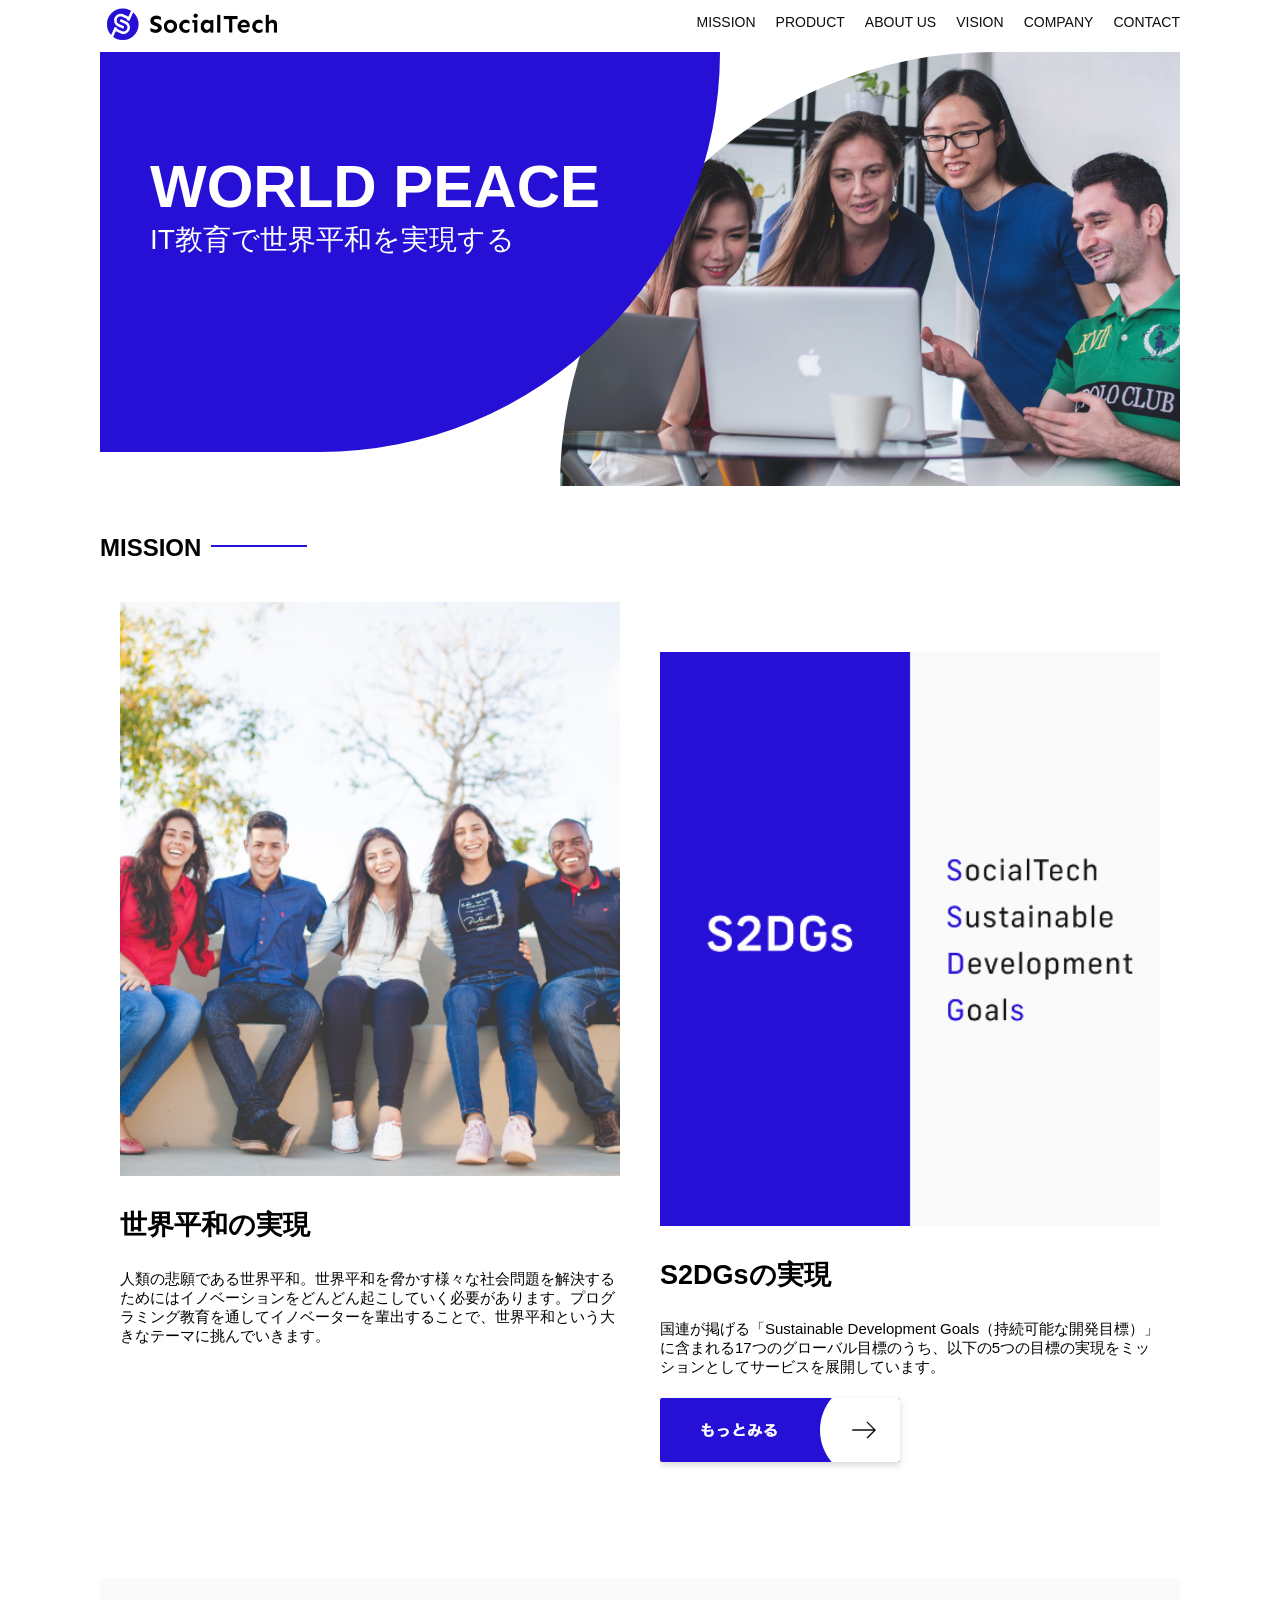
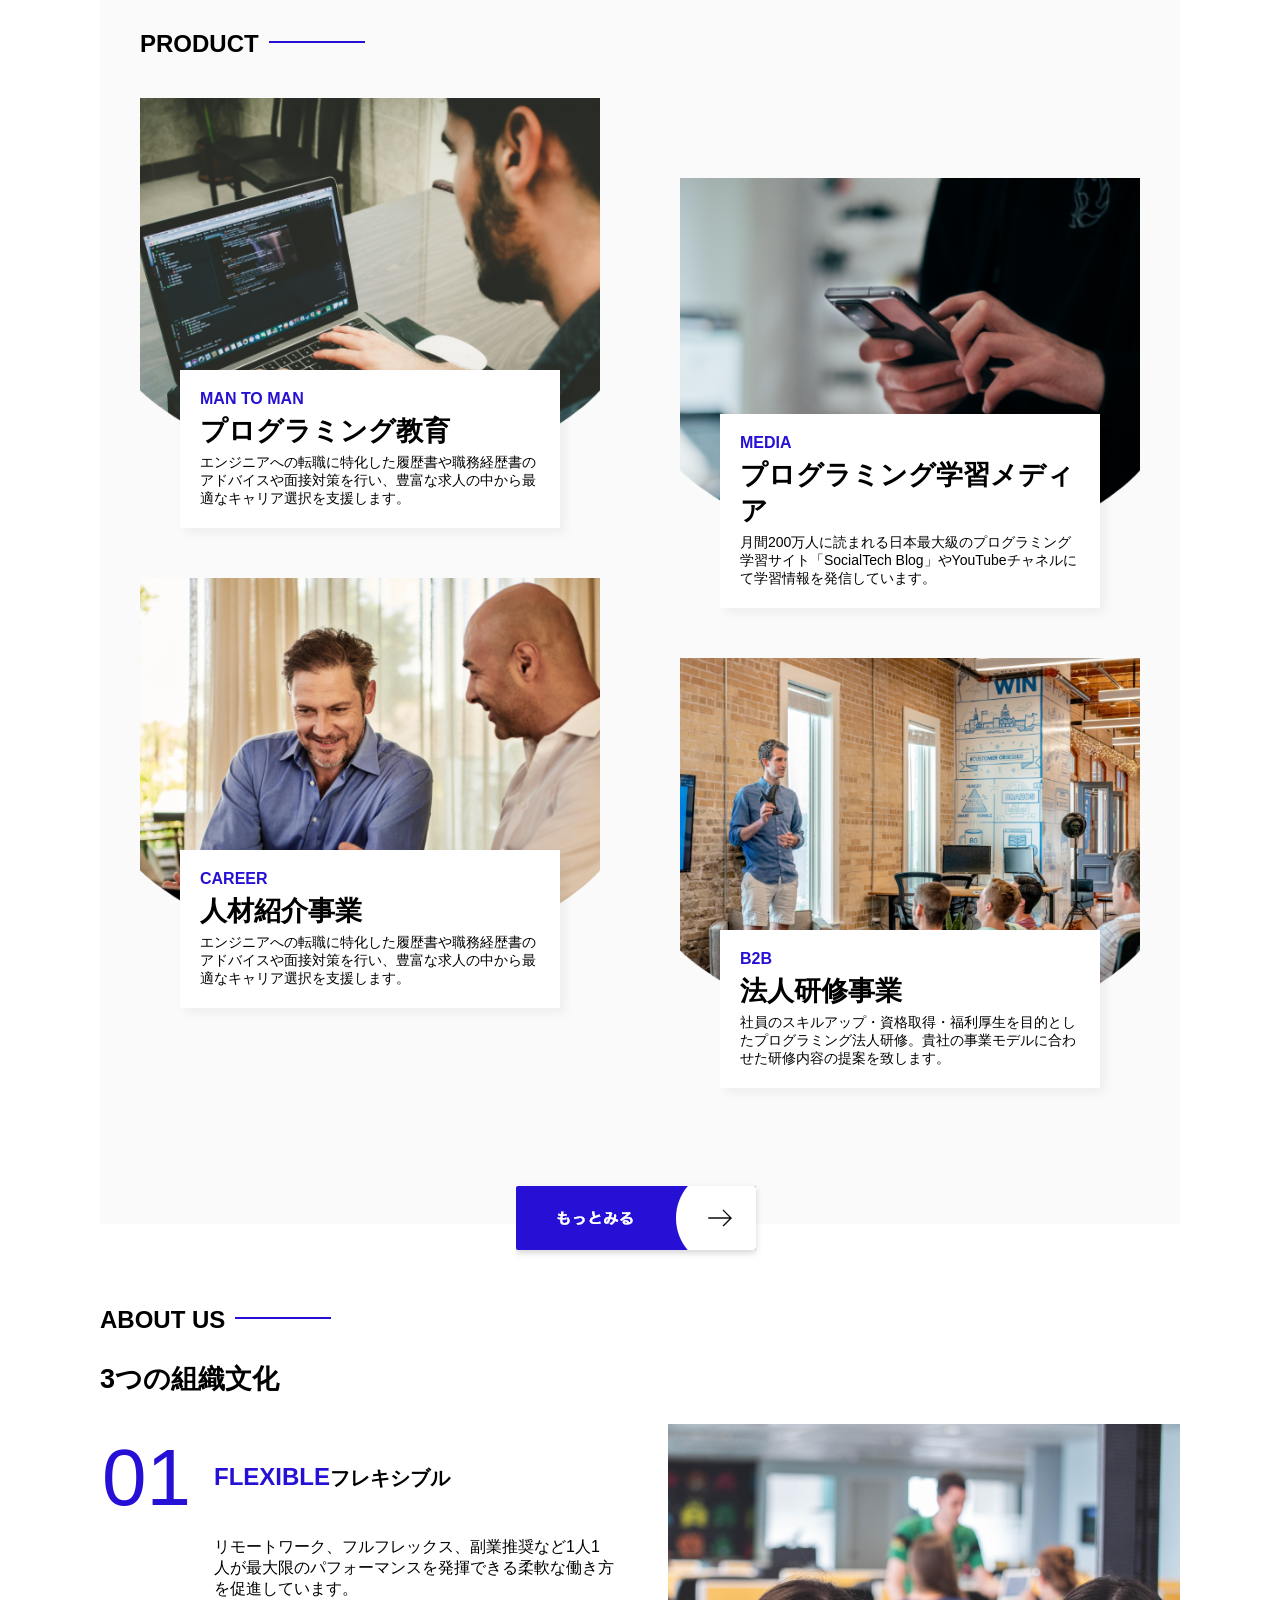
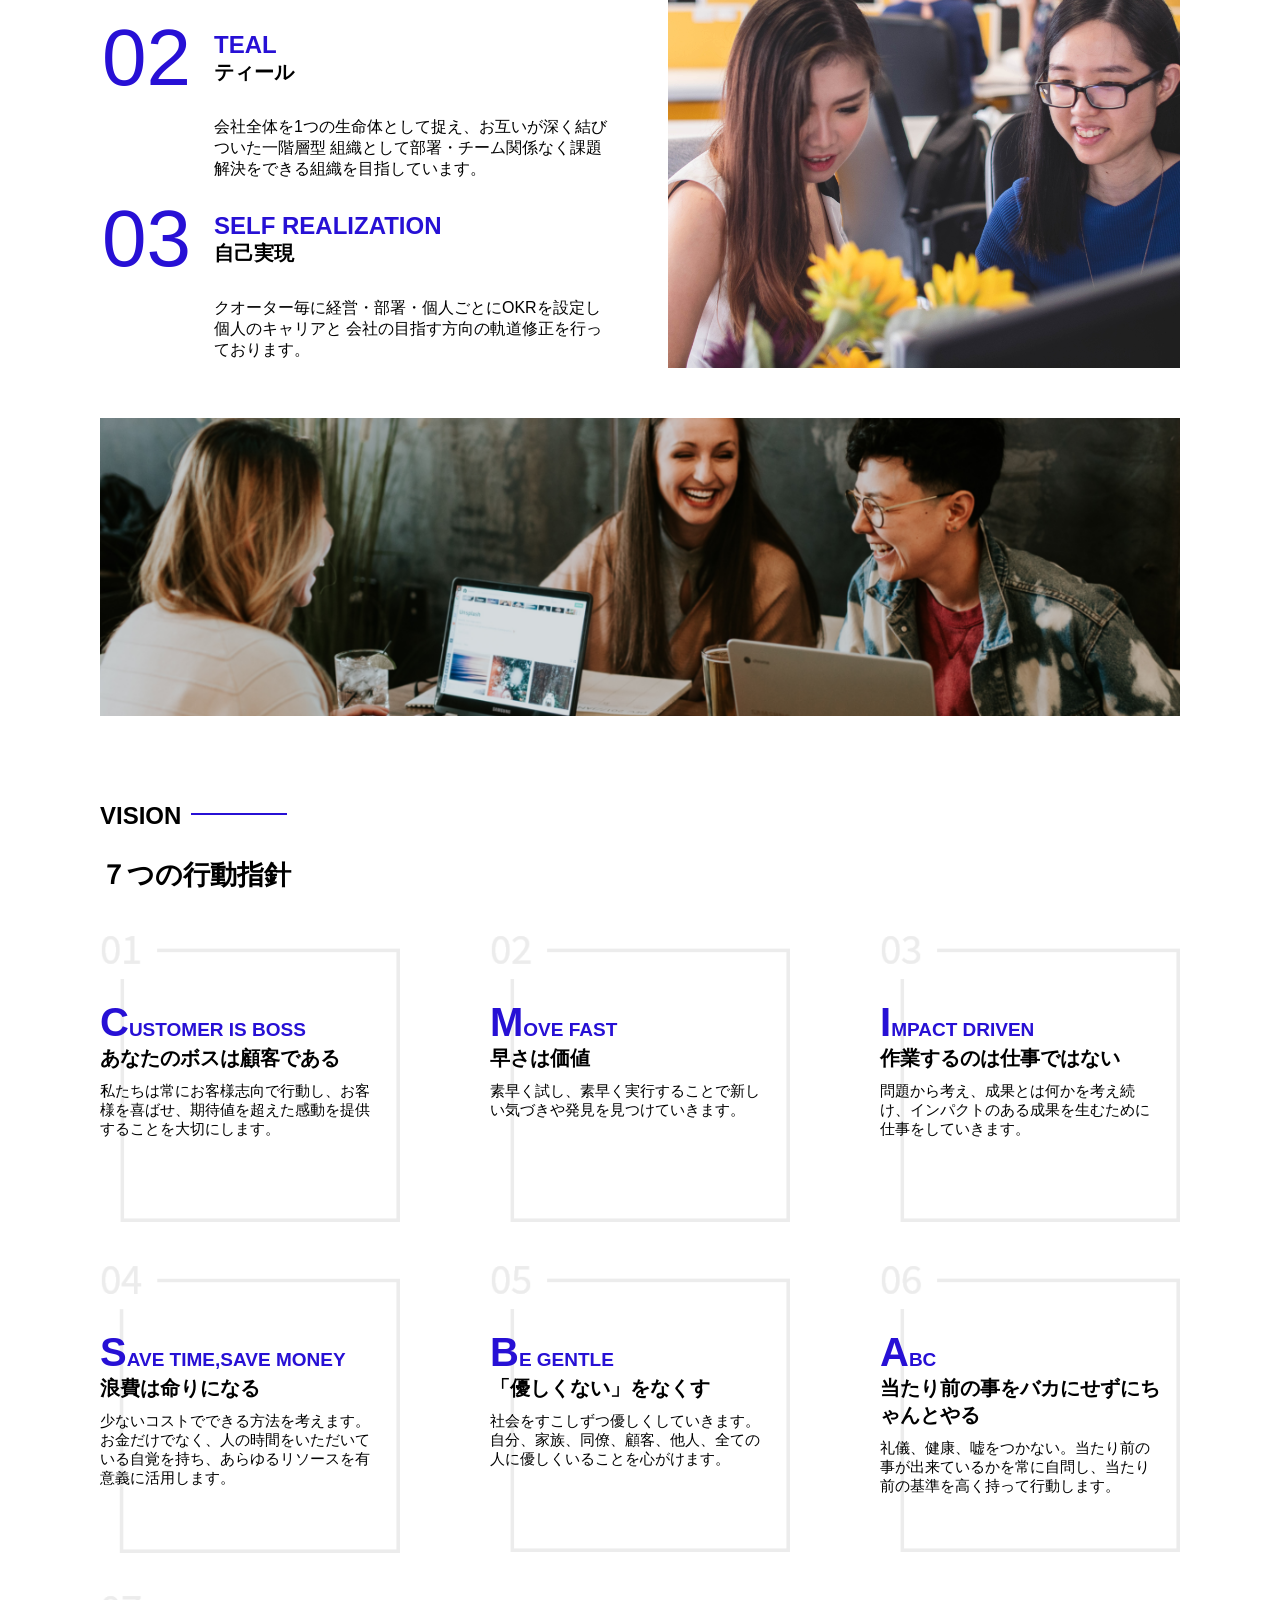
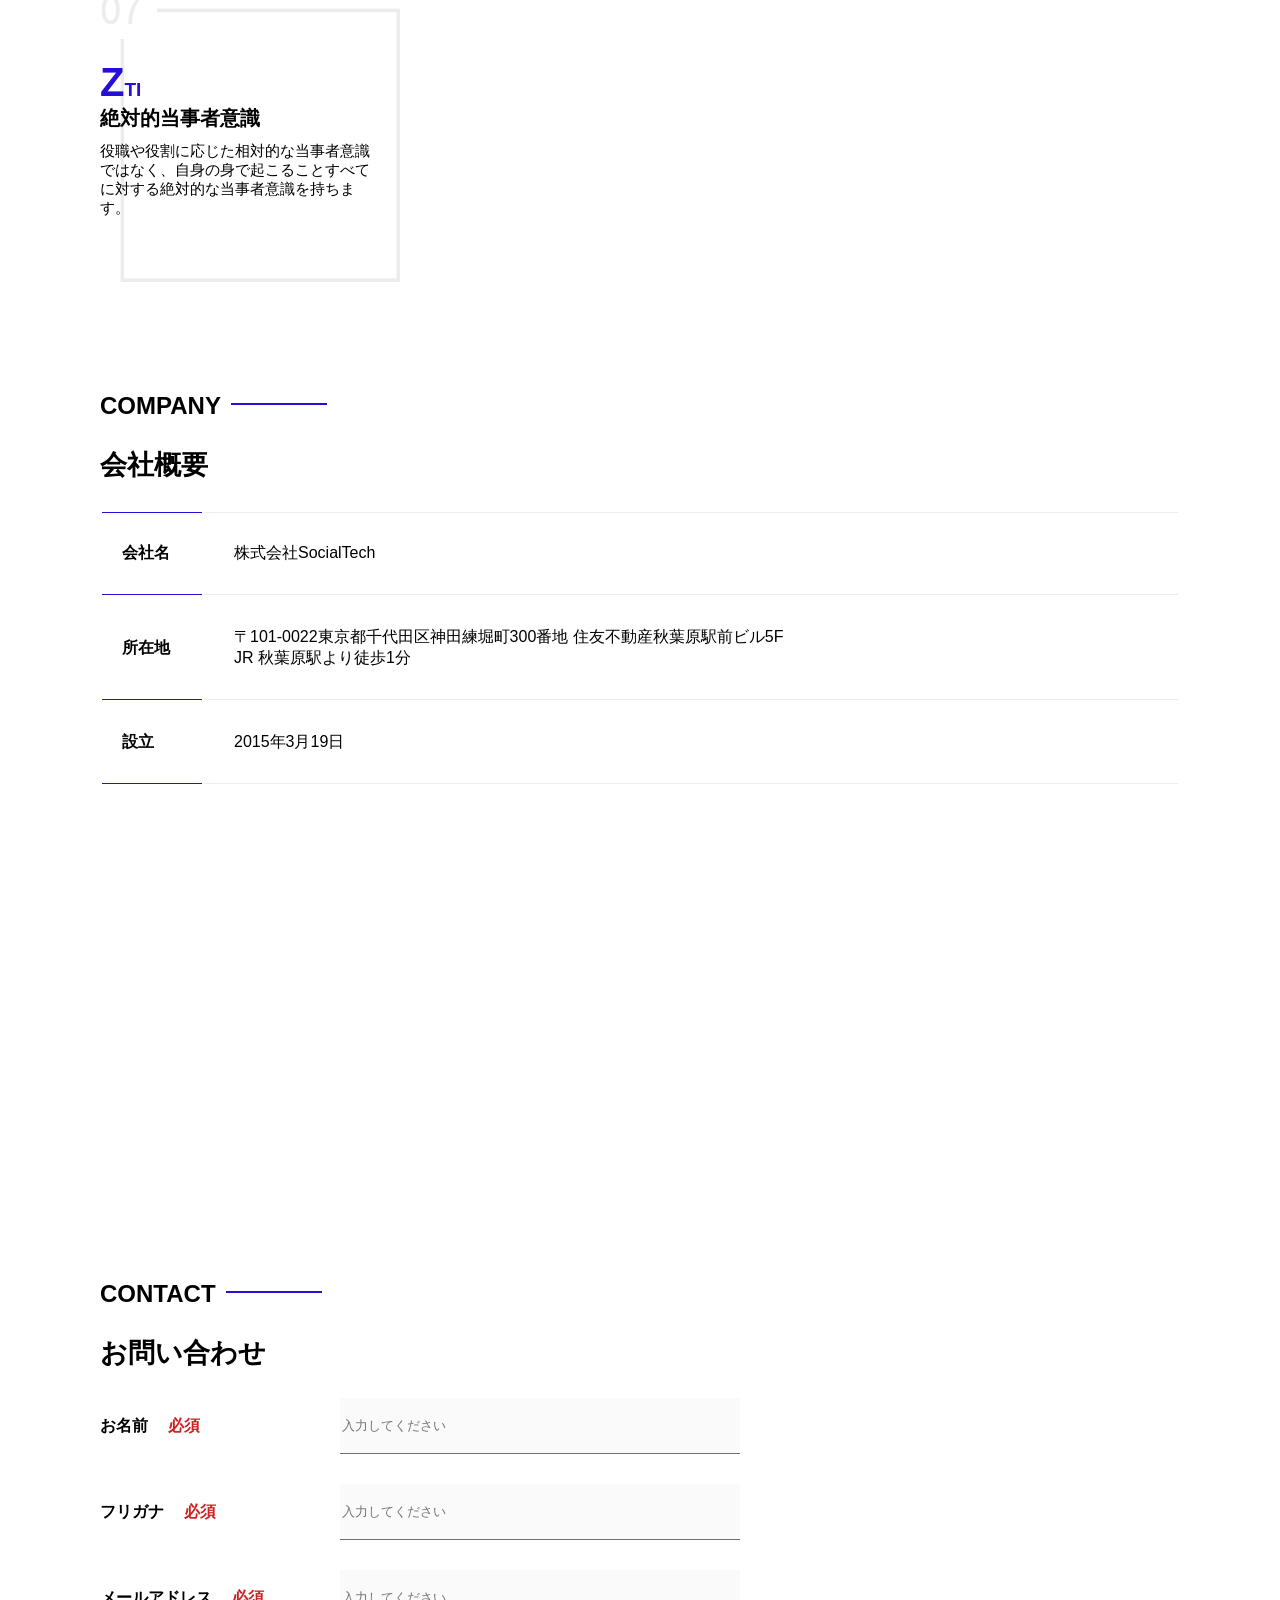
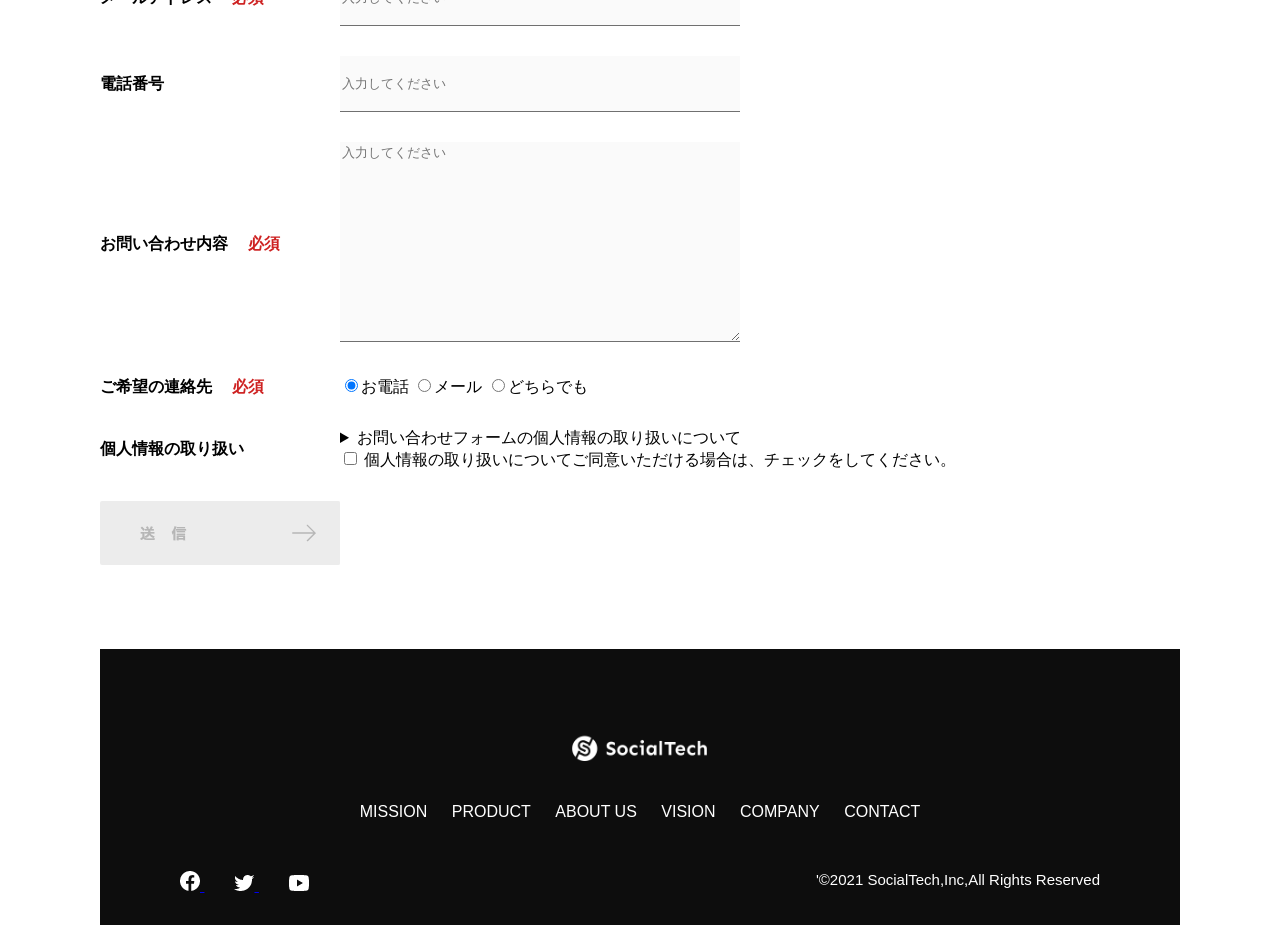
<file: index.html>
<!doctype html>
<html>
  <head>
    <title>SocialTech</title>
    <meta charset="UTF-8" />
    <meta name="description" content="SocialTechはEdTech業界のリーディングカンパニーを目指します。" />
    <meta name="viewport" content="width=device-width, initial-scale=1.0" />
    <meta name="twitter:card" content="summary_large_image" />
    <meta name="twitter:site" content="@xvcd_ga" />
    <meta property="og:url" content="https://emliaemt60-byte.github.io/html-css-basic-kadai/" />
    <meta property="og:title" content="SocialTech" />
    <meta property="og:description" content="SocialTechはEdTech業界のリーディングカンパニーを目指します。" />
    <meta property="og:image" content="https://emliaemt60-byte.github.io/html-css-basic-kadaihttps://github.com/emliaemt60-byte/html-css-basic-kadai/blob/main/kadai_tutorial_output/socialtech/images/logo.png" />
    <link rel="stylesheet" href="style.css" />
  </head>

  <body>
    <!-- ヘッダー -->
    <header>
      <!-- ロゴ -->
      <a href="index.html" id="logo"> <img src="images/logo.png" alt="トップページに戻る" /></a>
      <!-- PC用ナビゲーション -->
      <nav id="nav-pc">
        <ul>
          <li><a href="mission.html">MISSION</a></li>
          <li><a href="product.html">PRODUCT</a></li>
          <li><a href="index.html#aboutus">ABOUT US</a></li>
          <li><a href="index.html#vision">VISION</a></li>
          <li><a href="index.html#company">COMPANY</a></li>
          <li><a href="index.html#contact">CONTACT</a></li>
        </ul>
      </nav>
      <!-- スマホ用メニューボタン -->
      <button id="menu-sp" onclick="document.getElementById('nav-sp').style.display = 'block'">
        <img src="images/button-menu.png" alt="ナビゲーションを開く" />
      </button>
      <!-- スマホ用ナビゲーション -->
      <div id="nav-sp">
        <button id="close" onclick="document.getElementById('nav-sp').style.display = 'none'">
          <img src="images/button-close.png" alt="ナビゲーションを閉じる" />
        </button>

        <nav>
          <ul>
            <li>
              <a id="logo-sp" href="index.html" onclick="document.getElementById('nav-sp').style.display ='none'">
                <img src="images/logo-sp.png" alt="トップページに戻る" />
              </a>
            </li>
            <li>
              <a class="menu" href="mission.html" onclick="document.getElementById('nav-sp').style.display ='none'">MISSION</a>
            </li>
            <li>
              <a class="menu" href="product.html" onclick="document.getElementById('nav-sp').style.display ='none'">PRODUCT</a >
            </li>
            <li>
              <a class="menu" href="index.html#aboutus" onclick="document.getElementById('nav-sp').style.display ='none'">ABOUT US</a>
            </li>
            <li>
              <a class="menu" href="index.html#vision" onclick="document.getElementById('nav-sp').style.display ='none'" >VISION</a>
            </li>
            <li>
              <a class="menu" href="index.html#company" onclick="document.getElementById('nav-sp').style.display = 'none'">COMPANY</a>
            </li>
            <li>
              <a class="menu" href="index.html#contact" onclick="document.getElementById('nav-sp').style.display = 'none'">CONTACT</a>
            </li>
          </ul>
        </nav>
        <div id="sns">
          <a href="https://www.facebook.com/sejuku2013">
            <img src="images/button-facebook.png" alt="Facebookのリンク" />
          </a>
          <a href="https://twitter.com/samuraijuku">
            <img src="images/button-twitter.png" alt="Twitterのリンク" />
          </a>
          <a href="https://www.youtube.com/channel/UCCFOQO5aDK0xXam4cUQXT8g">
            <img src="images/button-youtube.png" alt="YouTubeのリンク" />
          </a>
        </div>
      </div>
    </header>
    <main>
      <article>
        <!-- メインビジュアル -->
        <section id="main-visual">
          <div id="main-message">
            <h1>WORLD PEACE</h1>
            <p>IT教育で世界平和を実現する</p>
          </div>
          <img src="images/index/index-main.png" alt="PCの周りに集まる多国籍の仲間たち" />
        </section>
        <!--ミッション-->
        <section id="mission">
          <h2 class="index-h2">MISSION</h2>
          <div id="mission-flex">
            <div>
              <img
                id="mission-photo"
                src="images/index/index-mission.png"
                alt="屋外のベンチで写真を撮影する多国籍の仲間たち"
              />
              <h3>世界平和の実現</h3>
              <p>
                人類の悲願である世界平和。世界平和を脅かす様々な社会問題を解決するためにはイノベーションをどんどん起こしていく必要があります。プログラミング教育を通してイノベーターを輩出することで、世界平和という大きなテーマに挑んでいきます。
              </p>
            </div>
            <div>
              <img id="s2dgs" src="images/index/s2dgs.png" alt="S2DGs" />
              <h3>S2DGsの実現</h3>
              <p>
                国連が掲げる「Sustainable Development
                Goals（持続可能な開発目標）」に含まれる17つのグローバル目標のうち、以下の5つの目標の実現をミッションとしてサービスを展開しています。
              </p>
              <a href="mission.html">
                <img src="images/button-more.png" alt="もっとみる" />
              </a>
            </div>
          </div>
        </section>
        <!-- プロダクト -->
        <section id="product">
          <h2 class="index-h2">PRODUCT</h2>
          <div class="product-flex">
            <div id="product-left">
              <div>
                <img class="product-photo" src="images/index/index-mantoman.png" alt="pcでコードを書く男性" />
                <div class="product-explain">
                  <span>MAN TO MAN</span>
                  <h3>プログラミング教育</h3>
                  <p>
                    エンジニアへの転職に特化した履歴書や職務経歴書のアドバイスや面接対策を行い、豊富な求人の中から最適なキャリア選択を支援します。
                  </p>
                </div>
              </div>
              <div>
                <img class="product-photo" src="images/index/index-career.png" alt="笑顔で話し合う2人の男性" />
                <div class="product-explain">
                  <span>CAREER</span>
                  <h3>人材紹介事業</h3>
                  <p>
                    エンジニアへの転職に特化した履歴書や職務経歴書のアドバイスや面接対策を行い、豊富な求人の中から最適なキャリア選択を支援します。
                  </p>
                </div>
              </div>
            </div>
            <div id="product-right">
              <div>
                <img class="product-photo" src="images/index/index-media.png" alt="スマートフォンを操作する人" />
                <div class="product-explain">
                  <span>MEDIA</span>
                  <h3>プログラミング学習メディア</h3>
                  <p>
                    月間200万人に読まれる日本最大級のプログラミング学習サイト「SocialTech
                    Blog」やYouTubeチャネルにて学習情報を発信しています。
                  </p>
                </div>
              </div>
              <div>
                <img class="product-photo" src="images/index/index-b2b.png" alt="講演中の男性とそれを聴く人々" />
                <div class="product-explain">
                  <span>B2B</span>
                  <h3>法人研修事業</h3>
                  <p>
                    社員のスキルアップ・資格取得・福利厚生を目的としたプログラミング法人研修。貴社の事業モデルに合わせた研修内容の提案を致します。
                  </p>
                </div>
              </div>
            </div>
          </div>
          <div id="product-more">
            <a href="product.html">
              <img src="images/button-more.png" alt="もっとみる" />
            </a>
          </div>
        </section>
        <!-- ABOUT US -->
        <section id="aboutus">
          <h2 class="index-h2">ABOUT US</h2>
          <h3>3つの組織文化</h3>
          <div>
            <table class="culture-table">
              <tr>
                <td class="culture-num">01</td>
                <th><span class="culture-en">FLEXIBLE</span>フレキシブル</th>
              </tr>
              <tr>
                <td>
                  <!--空のセル-->
                </td>
                <td class="culture-description">
                  リモートワーク、フルフレックス、副業推奨など1人1人が最大限のパフォーマンスを発揮できる柔軟な働き方を促進しています。
                </td>
              </tr>
              <tr>
                <td class="culture-num">02</td>
                <th><span class="culture-en">TEAL</span><br />ティール</th>
              </tr>
              <tr>
                <td>
                  <!--空のセル-->
                </td>
                <td class="culture-description">
                  会社全体を1つの生命体として捉え、お互いが深く結びついた一階層型
                  組織として部署・チーム関係なく課題解決をできる組織を目指しています。
                </td>
              </tr>
              <tr>
                <td class="culture-num">03</td>
                <th><span class="culture-en">SELF REALIZATION</span><br />自己実現</th>
              </tr>
              <tr>
                <td>
                  <!--空のセル-->
                </td>
                <td class="culture-description">
                  クオーター毎に経営・部署・個人ごとにOKRを設定し個人のキャリアと
                  会社の目指す方向の軌道修正を行っております。
                </td>
              </tr>
            </table>
            <img class="culture-img" src="images/index/index-aboutus1.png" alt="笑顔で話し合う2人の女性" />
          </div>
          <img class="culture-img2" src="images/index/index-aboutus2.png" alt="笑顔で話し合う3人の男女" />
        </section>
        <!-- VISION -->
        <section id="vision">
          <h2 class="index-h2">VISION</h2>
          <h3>７つの行動指針</h3>
          <div>
            <div class="vision-box">
              <img src="images/index/vision-01.png" alt="01" />
              <div>
                <h4>CUSTOMER IS BOSS</h4>
                <h5>あなたのボスは顧客である</h5>
                <p>私たちは常にお客様志向で行動し、お客様を喜ばせ、期待値を超えた感動を提供することを大切にします。</p>
              </div>
            </div>
            <div class="vision-box">
              <img src="images/index/vision-02.png" alt="02" />
              <div>
                <h4>MOVE FAST</h4>
                <h5>早さは価値</h5>
                <p>素早く試し、素早く実行することで新しい気づきや発見を見つけていきます。</p>
              </div>
            </div>
            <div class="vision-box">
              <img src="images/index/vision-03.png" alt="03" />
              <div>
                <h4>IMPACT DRIVEN</h4>
                <h5>作業するのは仕事ではない</h5>
                <p>問題から考え、成果とは何かを考え続け、インパクトのある成果を生むために仕事をしていきます。</p>
              </div>
            </div>
            <div class="vision-box">
              <img src="images/index/vision-04.png" alt="04" />
              <div>
                <h4>SAVE TIME,SAVE MONEY</h4>
                <h5>浪費は命りになる</h5>
                <p>
                  少ないコストでできる方法を考えます。お金だけでなく、人の時間をいただいている自覚を持ち、あらゆるリソースを有意義に活用します。
                </p>
              </div>
            </div>
            <div class="vision-box">
              <img src="images/index/vision-05.png" alt="05" />
              <div>
                <h4>BE GENTLE</h4>
                <h5>「優しくない」をなくす</h5>
                <p>
                  社会をすこしずつ優しくしていきます。自分、家族、同僚、顧客、他人、全ての人に優しくいることを心がけます。
                </p>
              </div>
            </div>
            <div class="vision-box">
              <img src="images/index/vision-06.png" alt="06" />
              <div>
                <h4>ABC</h4>
                <h5>当たり前の事をバカにせずにちゃんとやる</h5>
                <p>
                  礼儀、健康、嘘をつかない。当たり前の事が出来ているかを常に自問し、当たり前の基準を高く持って行動します。
                </p>
              </div>
            </div>
            <div class="vision-box">
              <img src="images/index/vision-07.png" alt="07" />
              <div>
                <h4>ZTI</h4>
                <h5>絶対的当事者意識</h5>
                <p>
                  役職や役割に応じた相対的な当事者意識ではなく、自身の身で起こることすべてに対する絶対的な当事者意識を持ちます。
                </p>
              </div>
            </div>
          </div>
        </section>
        <!-- COMPANY -->
        <section id="company">
          <h2 class="index-h2">COMPANY</h2>
          <h3>会社概要</h3>
          <table id="company-table">
            <tr>
              <th class="tableheader tableheader-first">会社名</th>
              <td class="cell cell-first">株式会社SocialTech</td>
            </tr>
            <tr>
              <th class="tableheader">所在地</th>
              <td class="cell">
                〒101-0022東京都千代田区神田練堀町300番地 住友不動産秋葉原駅前ビル5F<br />JR 秋葉原駅より徒歩1分
              </td>
            </tr>
            <tr>
              <th class="tableheader">設立</th>
              <td class="cell">2015年3月19日</td>
            </tr>
          </table>
          <iframe
            src="https://www.google.com/maps/embed?pb=!1m18!1m12!1m3!1d3240.068854019517!2d139.76988899678958!3d35.699923199999986!2m3!1f0!2f0!3f0!3m2!1i1024!2i768!4f13.1!3m3!1m2!1s0x60188fee13660e23%3A0x77137876edf742ac!2z5L2P5Y-L5LiN5YuV55Sj56eL6JGJ5Y6f6aeF5YmN44OT44Or!5e0!3m2!1sja!2sjp!4v1781332104631!5m2!1sja!2sjp"
            width="600"
            height="450"
            style="border: 0"
            allowfullscreen=""
            loading="lazy"
            referrerpolicy="no-referrer-when-downgrade"
          ></iframe>
        </section>
        <!-- お問い合わせフォーム -->
        <section id="contact">
          <h2 class="index-h2">CONTACT</h2>
          <h3>お問い合わせ</h3>
          <form>
            <div>
              <div class="contact-heading">
                <label class="contact-label">お名前<span class="contact-span">必須</span></label>
              </div>
              <div>
                <input type="text" name="name" placeholder="入力してください" class="contact-textbox" />
              </div>
            </div>
            <div>
              <div class="contact-heading">
                <label class="contact-label">フリガナ<span class="contact-span">必須</span></label>
              </div>
              <div>
                <input type="text" name="hurigana" placeholder="入力してください" class="contact-textbox" />
              </div>
            </div>
            <div>
              <div class="contact-heading">
                <label class="contact-label">メールアドレス<span class="contact-span">必須</span></label>
              </div>
              <div>
                <input type="text" name="email" placeholder="入力してください" class="contact-textbox" />
              </div>
            </div>
            <div>
              <div class="contact-heading">
                <label class="contact-label">電話番号</label>
              </div>
              <div>
                <input type="text" name="tel" placeholder="入力してください" class="contact-textbox" />
              </div>
            </div>
            <div>
              <div class="contact-heading">
                <label class="contact-label">お問い合わせ内容<span class="contact-span">必須</span></label>
              </div>
              <div>
                <textarea class="contact-textarea" placeholder="入力してください" name="message"></textarea>
              </div>
            </div>
            <div>
              <div class="contact-heading">
                <label class="contact-label">ご希望の連絡先<span class="contact-span">必須</span></label>
              </div>
              <div>
                <input class="radiobutton" type="radio" value="tel" name="contact" checked /><label>お電話</label>
                <input class="radiobutton" type="radio" value="mail" name="contact" /><label>メール</label>
                <input class="radiobutton" type="radio" value="both" name="contact" /><label>どちらでも</label>
              </div>
            </div>
            <div>
              <div class="contact-heading">
                <label class="contact-label">個人情報の取り扱い</label>
              </div>
              <div>
                <details>
                  <summary>お問い合わせフォームの個人情報の取り扱いについて</summary>
                  <div>
                    <dl>
                      <dt>１．組織の名称又は氏名</dt>
                      <dd>株式会社SocialTech</dd>
                      <dt>２．個人情報保護管理者（若しくはその代理人）の氏名又は職名、所属及び連絡先</dt>
                      <dd>
                        <p>鈴木 一郎 コーポレート部</p>
                        <p>メールアドレス：samurai@example.com</p>
                        <p>TEL：03-1234-5678</p>
                      </dd>
                      <dt>３．個人情報の利用目的</dt>
                      <dd>
                        <ul>
                          <li>本サービス及び本サービスに関連する情報の提供又はそれらに関する連絡のため</li>
                          <li>ユーザーの本人確認のため</li>
                          <li>当社サービスのご案内のため</li>
                          <li>当社の商品等の広告または宣伝（電子メールによるものを含むものとします。）</li>
                        </ul>
                      </dd>
                      <dt>４．個人情報の取り扱い業務の委託</dt>
                      <dd>
                        個人情報の取扱業務の全部または一部を外部に業務委託する場合があります。その際、弊社は、個人情報を適切に保護できる管理体制を敷き実行していることを条件として委託先を厳選したうえで、機密保持契約を委託先と締結し、お客様の個人情報を厳密に管理させます。
                      </dd>
                      <dt>５．個人情報の開示等の請求</dt>
                      <dd>
                        お客様は、弊社に対してご自身の個人情報の開示等（利用目的の通知、開示、内容の訂正・追加・削除、利用の停止または消去、第三者への提供の停止）に関して、当社問合わせ窓口に申し出ることができます。<br />
                        その際、弊社はお客様ご本人を確認させていただいたうえで、合理的な期間内に対応いたします。<br />
                        なお、個人情報に関する弊社問合わせ先は、次の通りです。
                      </dd>
                      <dd>
                        <p>株式会社SocialTech 個人情報問合せ窓口</p>
                        <p>〒150-0043 東京都千代田区神田練塀町300番地 住友不動産秋葉原駅前ビル5F</p>
                        <p>メールアドレス：samurai@example.com TEL：03-1234-5678</p>
                      </dd>

                      <dt>６．個人情報を提供されることの任意性について</dt>
                      <dd>
                        お客様がご自身の個人情報を弊社に提供されるか否かは、お客様のご判断によりますが、もしご提供されない場合には、適切なサービスが提供できない場合がありますので予めご了承ください。
                      </dd>
                    </dl>
                  </div>
                </details>
                <input type="checkbox" name="agree" />
                <span>個人情報の取り扱いについてご同意いただける場合は、チェックをしてください。</span>
              </div>
            </div>
            <input type="image" src="images/button-submit.png" alt="送信する" />
          </form>
        </section>
      </article>
    </main>

    <footer>
      <div id="footer-logo">
        <img src="images/logo-sp.png" alt="SocialTech" />
      </div>
      <div id="footer-link">
        <a href="mission.html">MISSION</a>
        <a href="product.html">PRODUCT</a>
        <a href="index.html#aboutus">ABOUT US</a>
        <a href="index.html#vision">VISION</a>
        <a href="index.html#company">COMPANY</a>
        <a href="index.html#contact">CONTACT</a>
      </div>
      <div id="sns-footer">
        <div class="sns-btns">
          <a href="https://www.facebook.com/sejuku2013">
            <img src="images/button-facebook.png" alt="Facebookのリンク">
          </a>
          
          <a href="https://twitter.com/samuraijuku"> <img src="images/button-twitter.png" alt="Twitterのリンク" >
          </a>
          
          <a href="https://www.youtube.com/channel/UCCFOQO5aDK0xXam4cUQXT8g">
            <img src="images/button-youtube.png" alt="YouTubeのリンク">
          </a>
          
        </div>
        <p id="copyright">'&copy;2021 SocialTech,Inc,All Rights Reserved</p>
      </div>
    </footer>
  </body>
</html>
</file>
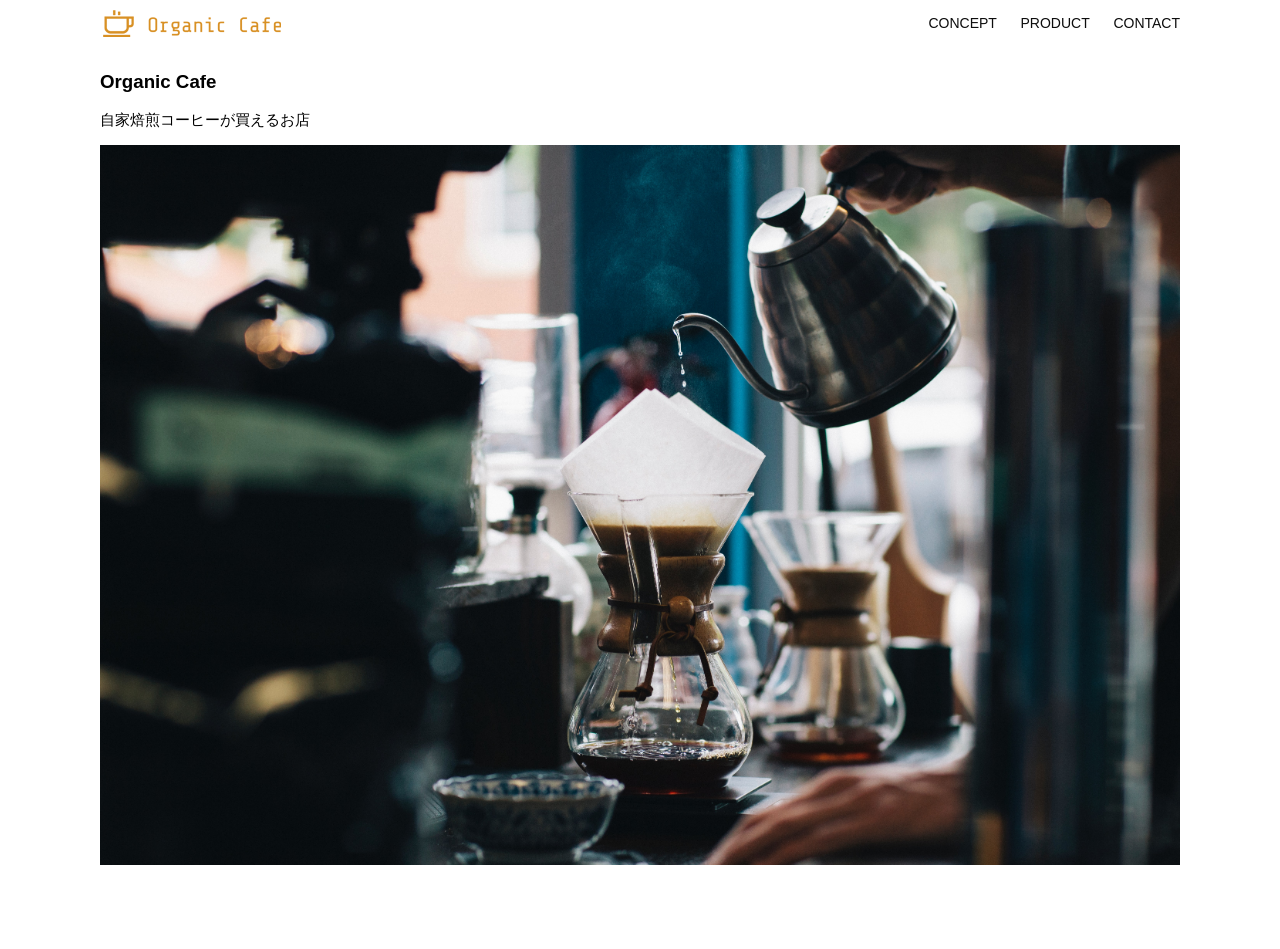
<file: html-css-kadai_013/index.html>
<!DOCTYPE html>
<html>
  <head>
    <title>Organic Cafe</title>
    <meta charset="UTF-8" />
    <meta name="description" content="自家焙煎のコーヒーがお家で楽しめるOrganic Cafe"/>
    <meta name="viewport" content="width=device-width, initial-scale=1.0" />
    <link rel="stylesheet" href="style.css" />
  </head>
  <body>
    <!-- ヘッダー -->
    <header>
      <!-- ロゴ -->
      <a href="index.html" id="logo"><img src="images/logo.png" alt="トップページに戻る"/></a>

      <!-- PC用ナビゲーション -->
      <nav id="nav-pc">
        <a href="index.html#concept">CONCEPT</a>
        <a href="index.html#product">PRODUCT</a>
        <a href="index.html#contact">CONTACT</a>
      </nav>

      <!-- スマホ用メニューボタン -->
      <img id="menu-sp" src="images/button-menu.png" alt="ナビゲーションを開く" onclick="document.getElementById('nav-sp').style.display = 'block'">

      <!-- スマホ用ナビゲーション -->
      <nav id="nav-sp">
        <ul>
          <li>
            <img id="close" src="images/button-close.png" alt="ナビゲーションを閉じる" onclick="document.getElementById('nav-sp').style.display = 'none'">
          </li>
          <li>
            <a id="logo-sp" href="index.html"  onclick="document.getElementById('nav-sp').style.display = 'none'">
              <img src="images/logo-sp.png" alt="トップページに戻る">
             </a>
          </li>
          <li>
            <a class="menu" href="index.html#concept" onclick="document.getElementById('nav-sp').style.display = 'none'" >CONCEPT</a>
          </li>
           <li>
            <a class="menu" href="index.html#product" onclick="document.getElementById('nav-sp').style.display = 'none'" >PRODUCT</a>
          </li>
           <li>
            <a class="menu" href="index.html#contact" onclick="document.getElementById('nav-sp').style.display = 'none'" >CONTACT</a>
          </li>
         </ul>
        </nav>
    </header>

    <main>
      <article>
        <!-- メインビジュアル -->
        <section id="main-visual">
          <div id="main-message">
            <h1>Organic Cafe</h1>
            <p>自家焙煎コーヒーが買えるお店</p>
          </div>
          <img src="images/main-image.jpg" alt="コーヒーをハンドドリップで淹れる画像"/>
        </section>
      </article>
    </main>
  </body>
</html>
</file>
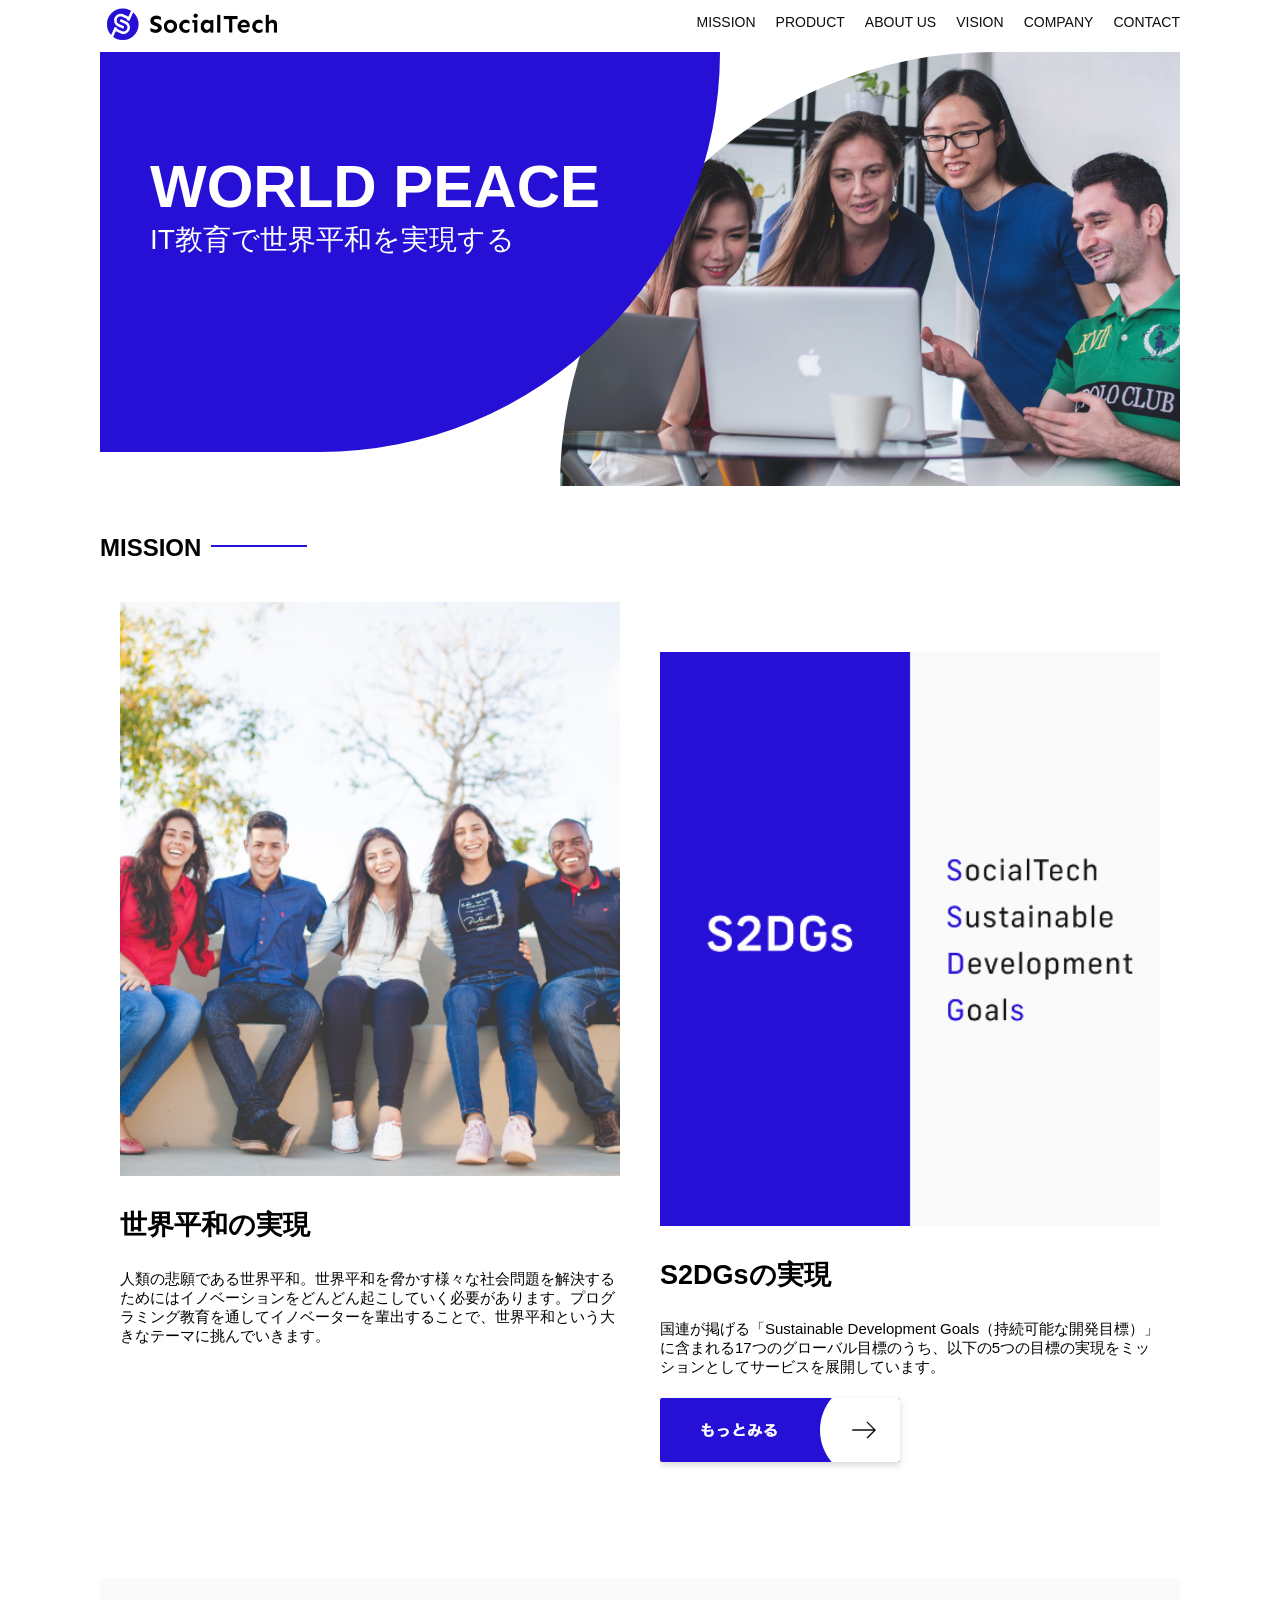
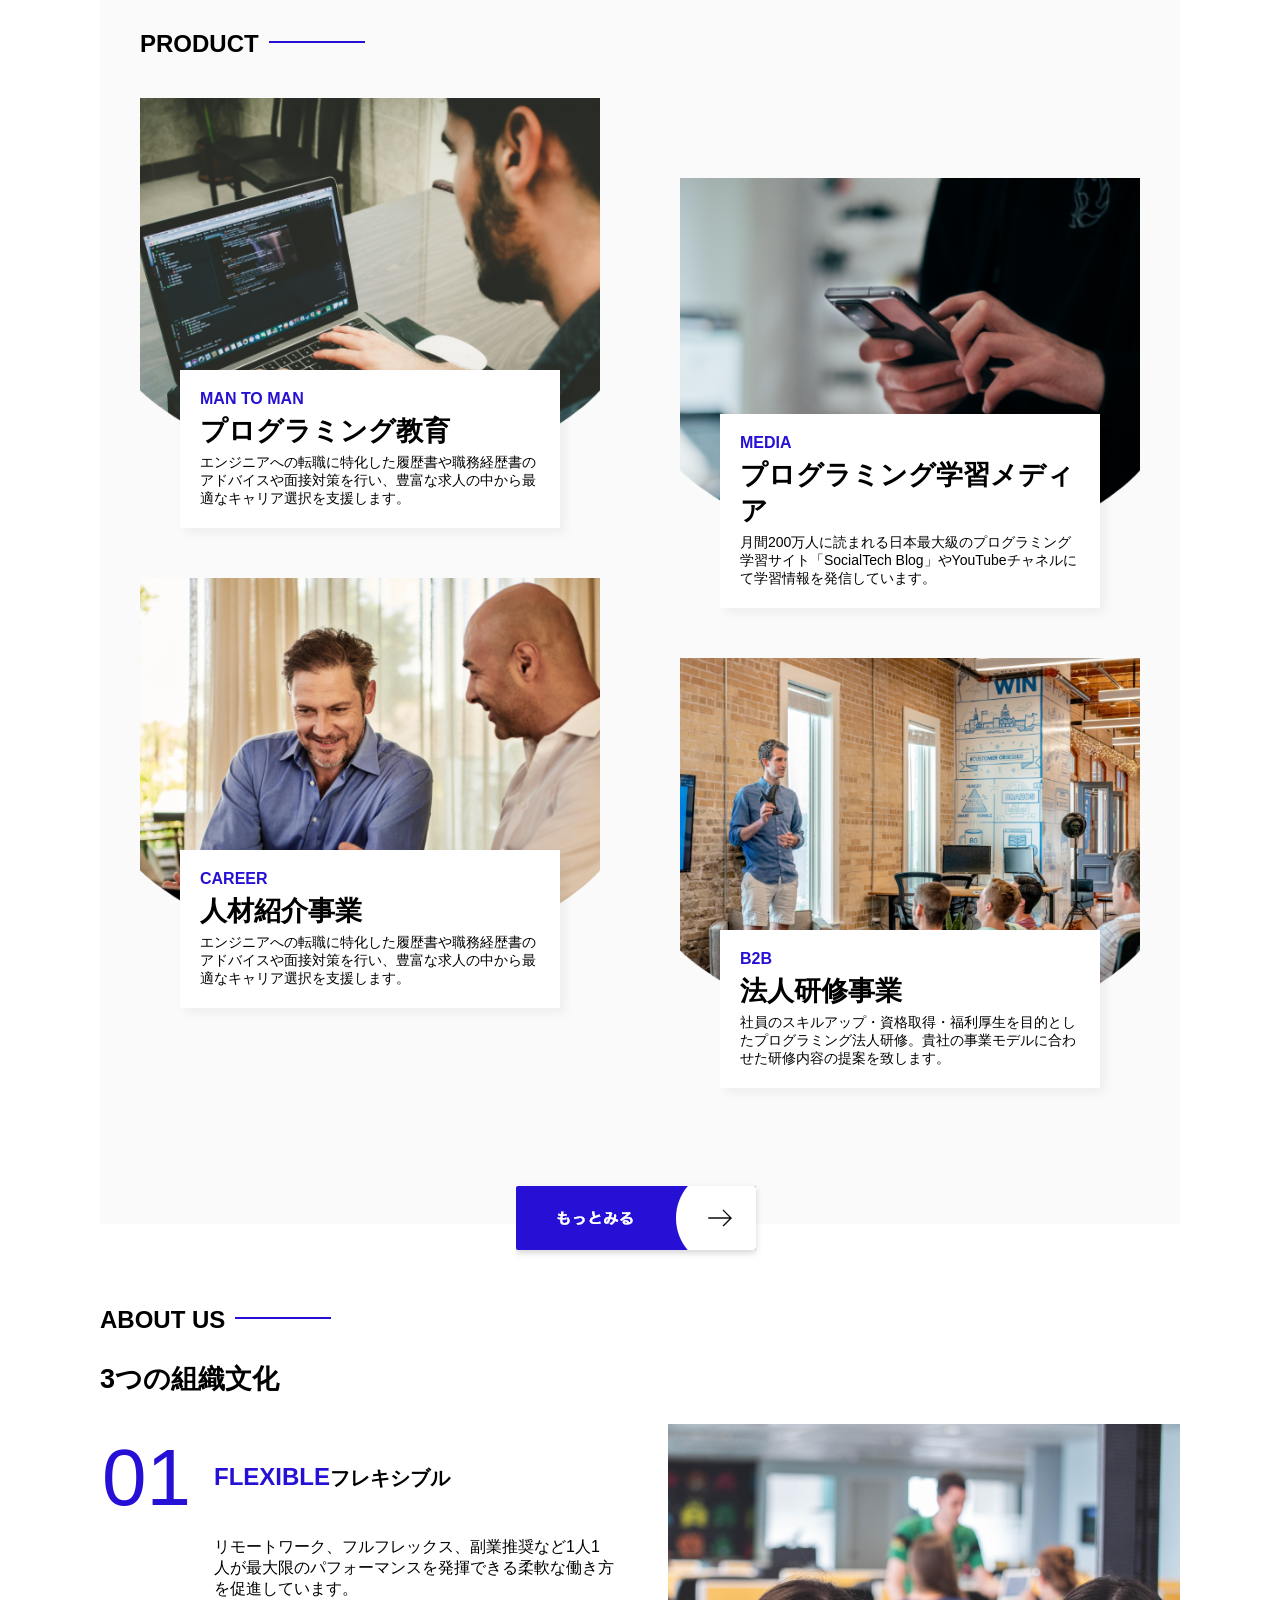
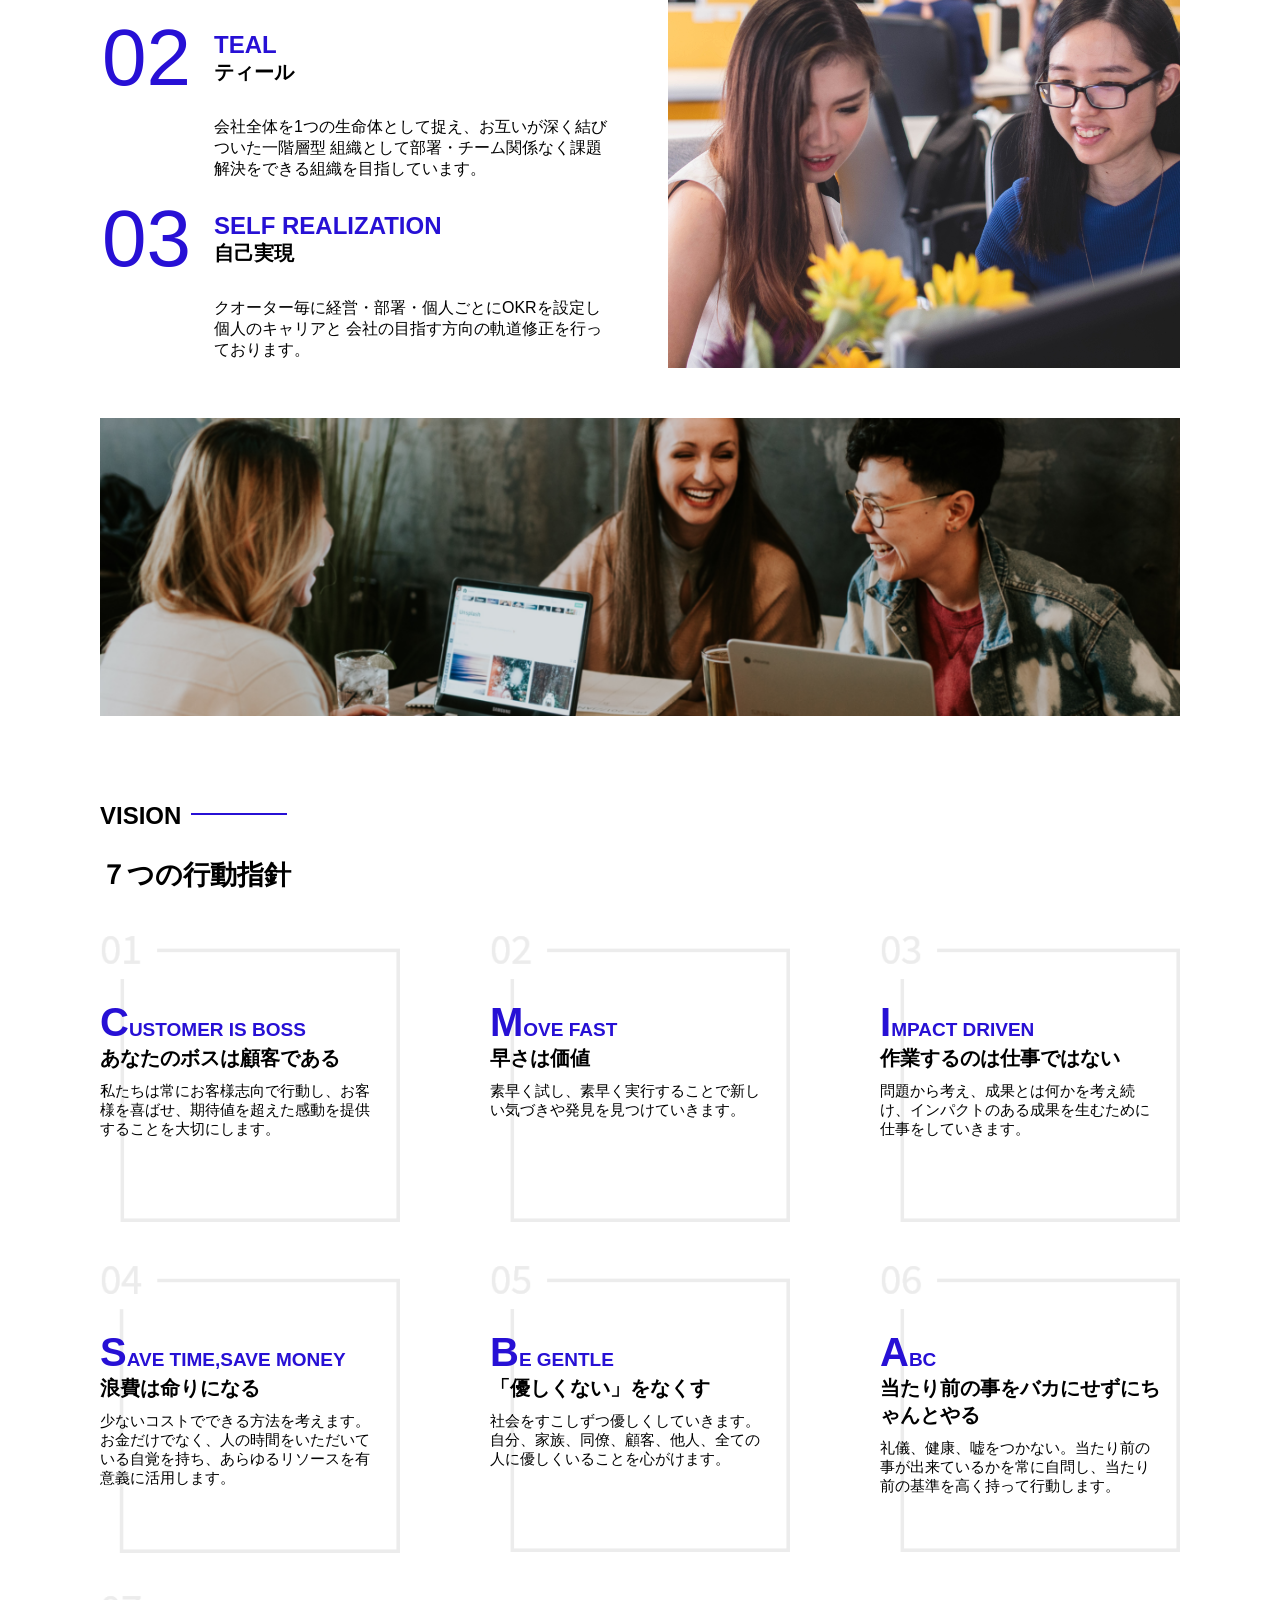
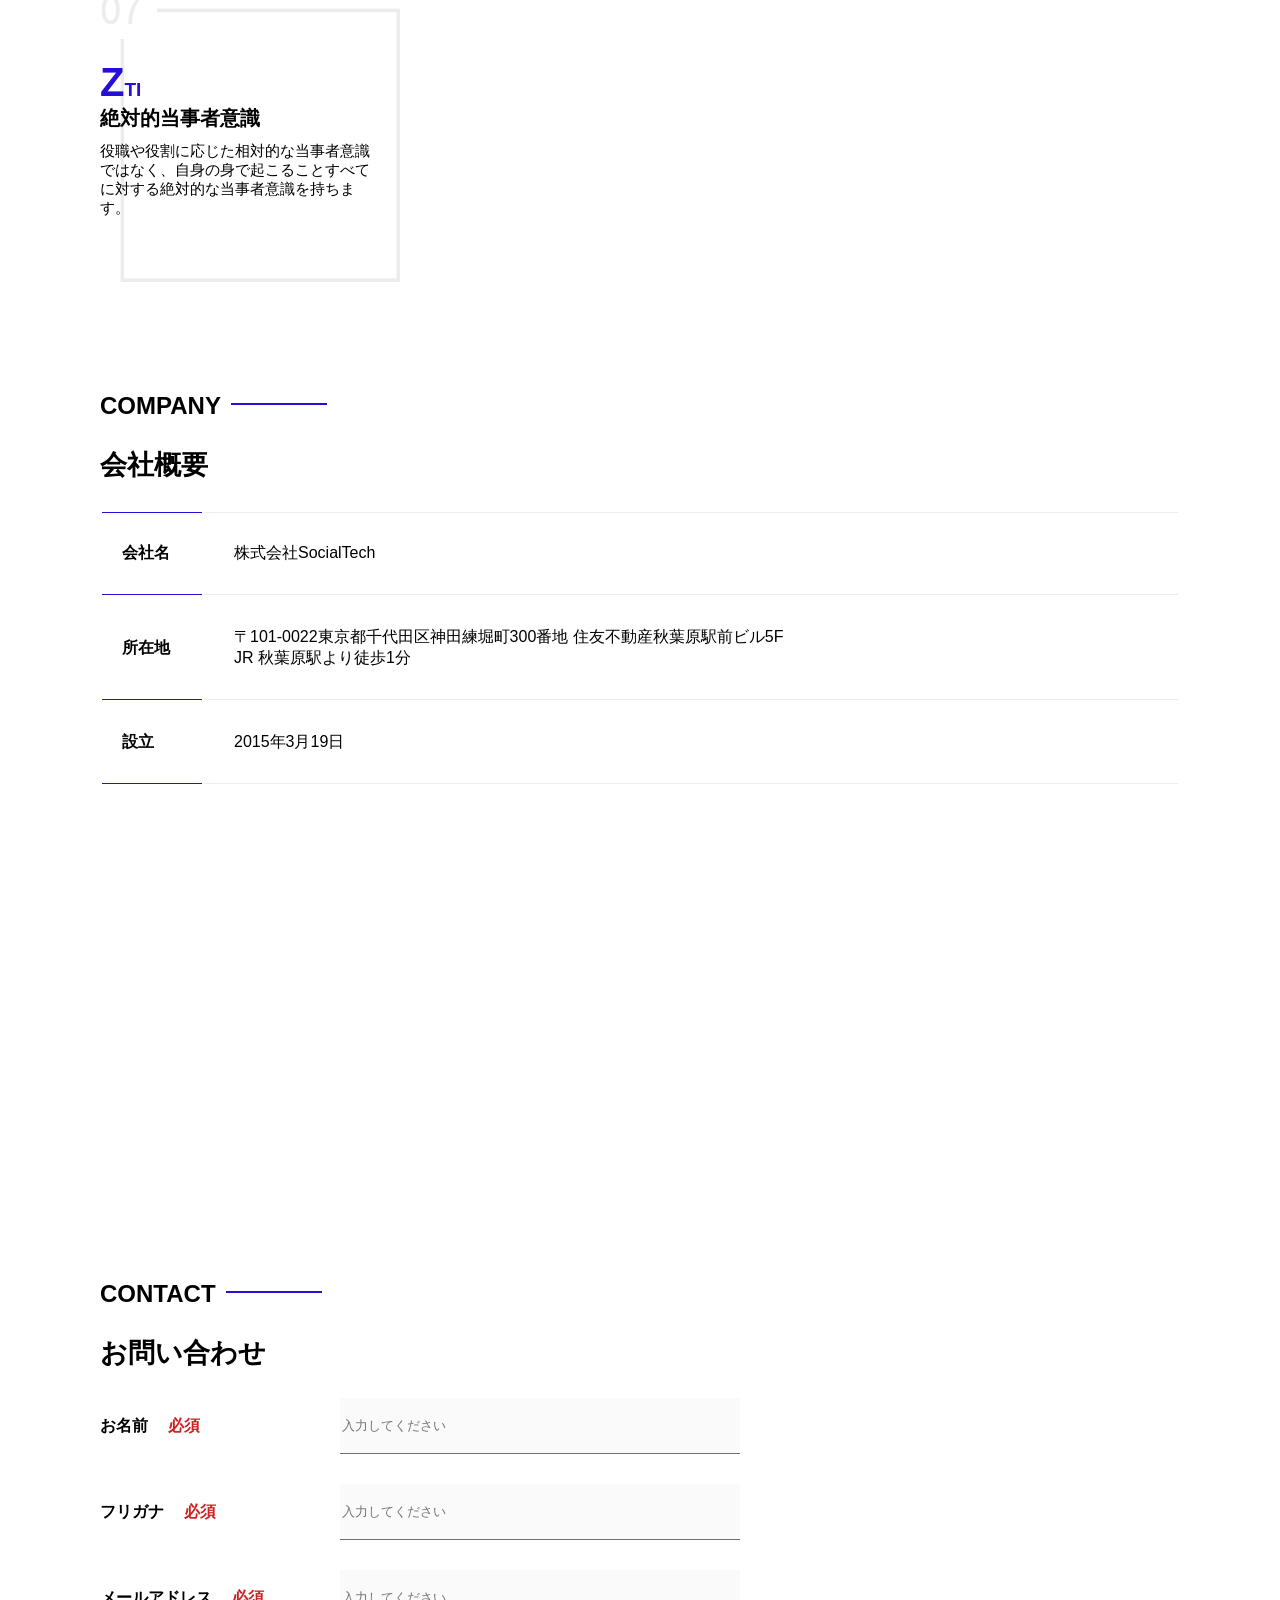
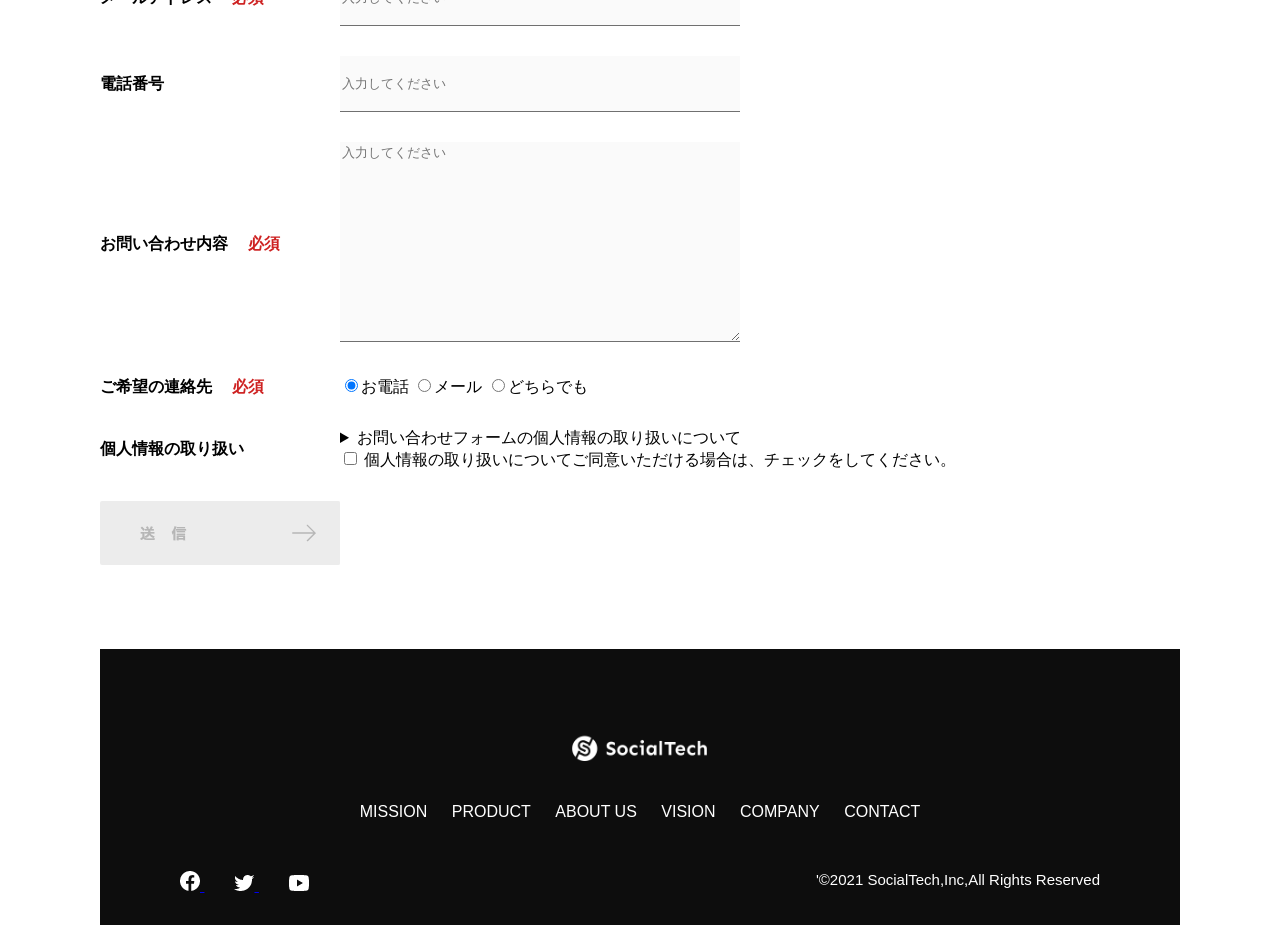
<file: kadai_tutorial_output/socialtech/index.html>
<!doctype html>
<html>
  <head>
    <title>SocialTech</title>
    <meta charset="UTF-8" />
    <meta name="description" content="SocialTechはEdTech業界のリーディングカンパニーを目指します。" />
    <meta name="viewport" content="width=device-width, initial-scale=1.0" />
    <link rel="stylesheet" href="style.css" />
  </head>

  <body>
    <!-- ヘッダー -->
    <header>
      <!-- ロゴ -->
      <a href="index.html" id="logo"> <img src="images/logo.png" alt="トップページに戻る" /></a>
      <!-- PC用ナビゲーション -->
      <nav id="nav-pc">
        <ul>
          <li><a href="mission.html">MISSION</a></li>
          <li><a href="product.html">PRODUCT</a></li>
          <li><a href="index.html#aboutus">ABOUT US</a></li>
          <li><a href="index.html#vision">VISION</a></li>
          <li><a href="index.html#company">COMPANY</a></li>
          <li><a href="index.html#contact">CONTACT</a></li>
        </ul>
      </nav>
      <!-- スマホ用メニューボタン -->
      <button id="menu-sp" onclick="document.getElementById('nav-sp').style.display = 'block'">
        <img src="images/button-menu.png" alt="ナビゲーションを開く" />
      </button>
      <!-- スマホ用ナビゲーション -->
      <div id="nav-sp">
        <button id="close" onclick="document.getElementById('nav-sp').style.display = 'none'">
          <img src="images/button-close.png" alt="ナビゲーションを閉じる" />
        </button>

        <nav>
          <ul>
            <li>
              <a id="logo-sp" href="index.html" onclick="document.getElementById('nav-sp').style.display ='none'">
                <img src="images/logo-sp.png" alt="トップページに戻る" />
              </a>
            </li>
            <li>
              <a class="menu" href="mission.html" onclick="document.getElementById('nav-sp').style.display ='none'">MISSION</a>
            </li>
            <li>
              <a class="menu" href="product.html" onclick="document.getElementById('nav-sp').style.display ='none'">PRODUCT</a >
            </li>
            <li>
              <a class="menu" href="index.html#aboutus" onclick="document.getElementById('nav-sp').style.display ='none'">ABOUT US</a>
            </li>
            <li>
              <a class="menu" href="index.html#vision" onclick="document.getElementById('nav-sp').style.display ='none'" >VISION</a>
            </li>
            <li>
              <a class="menu" href="index.html#company" onclick="document.getElementById('nav-sp').style.display = 'none'">COMPANY</a>
            </li>
            <li>
              <a class="menu" href="index.html#contact" onclick="document.getElementById('nav-sp').style.display = 'none'">CONTACT</a>
            </li>
          </ul>
        </nav>
        <div id="sns">
          <a href="https://www.facebook.com/sejuku2013">
            <img src="images/button-facebook.png" alt="Facebookのリンク" />
          </a>
          <a href="https://twitter.com/samuraijuku">
            <img src="images/button-twitter.png" alt="Twitterのリンク" />
          </a>
          <a href="https://www.youtube.com/channel/UCCFOQO5aDK0xXam4cUQXT8g">
            <img src="images/button-youtube.png" alt="YouTubeのリンク" />
          </a>
        </div>
      </div>
    </header>
    <main>
      <article>
        <!-- メインビジュアル -->
        <section id="main-visual">
          <div id="main-message">
            <h1>WORLD PEACE</h1>
            <p>IT教育で世界平和を実現する</p>
          </div>
          <img src="images/index/index-main.png" alt="PCの周りに集まる多国籍の仲間たち" />
        </section>
        <!--ミッション-->
        <section id="mission">
          <h2 class="index-h2">MISSION</h2>
          <div id="mission-flex">
            <div>
              <img
                id="mission-photo"
                src="images/index/index-mission.png"
                alt="屋外のベンチで写真を撮影する多国籍の仲間たち"
              />
              <h3>世界平和の実現</h3>
              <p>
                人類の悲願である世界平和。世界平和を脅かす様々な社会問題を解決するためにはイノベーションをどんどん起こしていく必要があります。プログラミング教育を通してイノベーターを輩出することで、世界平和という大きなテーマに挑んでいきます。
              </p>
            </div>
            <div>
              <img id="s2dgs" src="images/index/s2dgs.png" alt="S2DGs" />
              <h3>S2DGsの実現</h3>
              <p>
                国連が掲げる「Sustainable Development
                Goals（持続可能な開発目標）」に含まれる17つのグローバル目標のうち、以下の5つの目標の実現をミッションとしてサービスを展開しています。
              </p>
              <a href="mission.html">
                <img src="images/button-more.png" alt="もっとみる" />
              </a>
            </div>
          </div>
        </section>
        <!-- プロダクト -->
        <section id="product">
          <h2 class="index-h2">PRODUCT</h2>
          <div class="product-flex">
            <div id="product-left">
              <div>
                <img class="product-photo" src="images/index/index-mantoman.png" alt="pcでコードを書く男性" />
                <div class="product-explain">
                  <span>MAN TO MAN</span>
                  <h3>プログラミング教育</h3>
                  <p>
                    エンジニアへの転職に特化した履歴書や職務経歴書のアドバイスや面接対策を行い、豊富な求人の中から最適なキャリア選択を支援します。
                  </p>
                </div>
              </div>
              <div>
                <img class="product-photo" src="images/index/index-career.png" alt="笑顔で話し合う2人の男性" />
                <div class="product-explain">
                  <span>CAREER</span>
                  <h3>人材紹介事業</h3>
                  <p>
                    エンジニアへの転職に特化した履歴書や職務経歴書のアドバイスや面接対策を行い、豊富な求人の中から最適なキャリア選択を支援します。
                  </p>
                </div>
              </div>
            </div>
            <div id="product-right">
              <div>
                <img class="product-photo" src="images/index/index-media.png" alt="スマートフォンを操作する人" />
                <div class="product-explain">
                  <span>MEDIA</span>
                  <h3>プログラミング学習メディア</h3>
                  <p>
                    月間200万人に読まれる日本最大級のプログラミング学習サイト「SocialTech
                    Blog」やYouTubeチャネルにて学習情報を発信しています。
                  </p>
                </div>
              </div>
              <div>
                <img class="product-photo" src="images/index/index-b2b.png" alt="講演中の男性とそれを聴く人々" />
                <div class="product-explain">
                  <span>B2B</span>
                  <h3>法人研修事業</h3>
                  <p>
                    社員のスキルアップ・資格取得・福利厚生を目的としたプログラミング法人研修。貴社の事業モデルに合わせた研修内容の提案を致します。
                  </p>
                </div>
              </div>
            </div>
          </div>
          <div id="product-more">
            <a href="product.html">
              <img src="images/button-more.png" alt="もっとみる" />
            </a>
          </div>
        </section>
        <!-- ABOUT US -->
        <section id="aboutus">
          <h2 class="index-h2">ABOUT US</h2>
          <h3>3つの組織文化</h3>
          <div>
            <table class="culture-table">
              <tr>
                <td class="culture-num">01</td>
                <th><span class="culture-en">FLEXIBLE</span>フレキシブル</th>
              </tr>
              <tr>
                <td>
                  <!--空のセル-->
                </td>
                <td class="culture-description">
                  リモートワーク、フルフレックス、副業推奨など1人1人が最大限のパフォーマンスを発揮できる柔軟な働き方を促進しています。
                </td>
              </tr>
              <tr>
                <td class="culture-num">02</td>
                <th><span class="culture-en">TEAL</span><br />ティール</th>
              </tr>
              <tr>
                <td>
                  <!--空のセル-->
                </td>
                <td class="culture-description">
                  会社全体を1つの生命体として捉え、お互いが深く結びついた一階層型
                  組織として部署・チーム関係なく課題解決をできる組織を目指しています。
                </td>
              </tr>
              <tr>
                <td class="culture-num">03</td>
                <th><span class="culture-en">SELF REALIZATION</span><br />自己実現</th>
              </tr>
              <tr>
                <td>
                  <!--空のセル-->
                </td>
                <td class="culture-description">
                  クオーター毎に経営・部署・個人ごとにOKRを設定し個人のキャリアと
                  会社の目指す方向の軌道修正を行っております。
                </td>
              </tr>
            </table>
            <img class="culture-img" src="images/index/index-aboutus1.png" alt="笑顔で話し合う2人の女性" />
          </div>
          <img class="culture-img2" src="images/index/index-aboutus2.png" alt="笑顔で話し合う3人の男女" />
        </section>
        <!-- VISION -->
        <section id="vision">
          <h2 class="index-h2">VISION</h2>
          <h3>７つの行動指針</h3>
          <div>
            <div class="vision-box">
              <img src="images/index/vision-01.png" alt="01" />
              <div>
                <h4>CUSTOMER IS BOSS</h4>
                <h5>あなたのボスは顧客である</h5>
                <p>私たちは常にお客様志向で行動し、お客様を喜ばせ、期待値を超えた感動を提供することを大切にします。</p>
              </div>
            </div>
            <div class="vision-box">
              <img src="images/index/vision-02.png" alt="02" />
              <div>
                <h4>MOVE FAST</h4>
                <h5>早さは価値</h5>
                <p>素早く試し、素早く実行することで新しい気づきや発見を見つけていきます。</p>
              </div>
            </div>
            <div class="vision-box">
              <img src="images/index/vision-03.png" alt="03" />
              <div>
                <h4>IMPACT DRIVEN</h4>
                <h5>作業するのは仕事ではない</h5>
                <p>問題から考え、成果とは何かを考え続け、インパクトのある成果を生むために仕事をしていきます。</p>
              </div>
            </div>
            <div class="vision-box">
              <img src="images/index/vision-04.png" alt="04" />
              <div>
                <h4>SAVE TIME,SAVE MONEY</h4>
                <h5>浪費は命りになる</h5>
                <p>
                  少ないコストでできる方法を考えます。お金だけでなく、人の時間をいただいている自覚を持ち、あらゆるリソースを有意義に活用します。
                </p>
              </div>
            </div>
            <div class="vision-box">
              <img src="images/index/vision-05.png" alt="05" />
              <div>
                <h4>BE GENTLE</h4>
                <h5>「優しくない」をなくす</h5>
                <p>
                  社会をすこしずつ優しくしていきます。自分、家族、同僚、顧客、他人、全ての人に優しくいることを心がけます。
                </p>
              </div>
            </div>
            <div class="vision-box">
              <img src="images/index/vision-06.png" alt="06" />
              <div>
                <h4>ABC</h4>
                <h5>当たり前の事をバカにせずにちゃんとやる</h5>
                <p>
                  礼儀、健康、嘘をつかない。当たり前の事が出来ているかを常に自問し、当たり前の基準を高く持って行動します。
                </p>
              </div>
            </div>
            <div class="vision-box">
              <img src="images/index/vision-07.png" alt="07" />
              <div>
                <h4>ZTI</h4>
                <h5>絶対的当事者意識</h5>
                <p>
                  役職や役割に応じた相対的な当事者意識ではなく、自身の身で起こることすべてに対する絶対的な当事者意識を持ちます。
                </p>
              </div>
            </div>
          </div>
        </section>
        <!-- COMPANY -->
        <section id="company">
          <h2 class="index-h2">COMPANY</h2>
          <h3>会社概要</h3>
          <table id="company-table">
            <tr>
              <th class="tableheader tableheader-first">会社名</th>
              <td class="cell cell-first">株式会社SocialTech</td>
            </tr>
            <tr>
              <th class="tableheader">所在地</th>
              <td class="cell">
                〒101-0022東京都千代田区神田練堀町300番地 住友不動産秋葉原駅前ビル5F<br />JR 秋葉原駅より徒歩1分
              </td>
            </tr>
            <tr>
              <th class="tableheader">設立</th>
              <td class="cell">2015年3月19日</td>
            </tr>
          </table>
          <iframe
            src="https://www.google.com/maps/embed?pb=!1m18!1m12!1m3!1d3240.068854019517!2d139.76988899678958!3d35.699923199999986!2m3!1f0!2f0!3f0!3m2!1i1024!2i768!4f13.1!3m3!1m2!1s0x60188fee13660e23%3A0x77137876edf742ac!2z5L2P5Y-L5LiN5YuV55Sj56eL6JGJ5Y6f6aeF5YmN44OT44Or!5e0!3m2!1sja!2sjp!4v1781332104631!5m2!1sja!2sjp"
            width="600"
            height="450"
            style="border: 0"
            allowfullscreen=""
            loading="lazy"
            referrerpolicy="no-referrer-when-downgrade"
          ></iframe>
        </section>
        <!-- お問い合わせフォーム -->
        <section id="contact">
          <h2 class="index-h2">CONTACT</h2>
          <h3>お問い合わせ</h3>
          <form>
            <div>
              <div class="contact-heading">
                <label class="contact-label">お名前<span class="contact-span">必須</span></label>
              </div>
              <div>
                <input type="text" name="name" placeholder="入力してください" class="contact-textbox" />
              </div>
            </div>
            <div>
              <div class="contact-heading">
                <label class="contact-label">フリガナ<span class="contact-span">必須</span></label>
              </div>
              <div>
                <input type="text" name="hurigana" placeholder="入力してください" class="contact-textbox" />
              </div>
            </div>
            <div>
              <div class="contact-heading">
                <label class="contact-label">メールアドレス<span class="contact-span">必須</span></label>
              </div>
              <div>
                <input type="text" name="email" placeholder="入力してください" class="contact-textbox" />
              </div>
            </div>
            <div>
              <div class="contact-heading">
                <label class="contact-label">電話番号</label>
              </div>
              <div>
                <input type="text" name="tel" placeholder="入力してください" class="contact-textbox" />
              </div>
            </div>
            <div>
              <div class="contact-heading">
                <label class="contact-label">お問い合わせ内容<span class="contact-span">必須</span></label>
              </div>
              <div>
                <textarea class="contact-textarea" placeholder="入力してください" name="message"></textarea>
              </div>
            </div>
            <div>
              <div class="contact-heading">
                <label class="contact-label">ご希望の連絡先<span class="contact-span">必須</span></label>
              </div>
              <div>
                <input class="radiobutton" type="radio" value="tel" name="contact" checked /><label>お電話</label>
                <input class="radiobutton" type="radio" value="mail" name="contact" /><label>メール</label>
                <input class="radiobutton" type="radio" value="both" name="contact" /><label>どちらでも</label>
              </div>
            </div>
            <div>
              <div class="contact-heading">
                <label class="contact-label">個人情報の取り扱い</label>
              </div>
              <div>
                <details>
                  <summary>お問い合わせフォームの個人情報の取り扱いについて</summary>
                  <div>
                    <dl>
                      <dt>１．組織の名称又は氏名</dt>
                      <dd>株式会社SocialTech</dd>
                      <dt>２．個人情報保護管理者（若しくはその代理人）の氏名又は職名、所属及び連絡先</dt>
                      <dd>
                        <p>鈴木 一郎 コーポレート部</p>
                        <p>メールアドレス：samurai@example.com</p>
                        <p>TEL：03-1234-5678</p>
                      </dd>
                      <dt>３．個人情報の利用目的</dt>
                      <dd>
                        <ul>
                          <li>本サービス及び本サービスに関連する情報の提供又はそれらに関する連絡のため</li>
                          <li>ユーザーの本人確認のため</li>
                          <li>当社サービスのご案内のため</li>
                          <li>当社の商品等の広告または宣伝（電子メールによるものを含むものとします。）</li>
                        </ul>
                      </dd>
                      <dt>４．個人情報の取り扱い業務の委託</dt>
                      <dd>
                        個人情報の取扱業務の全部または一部を外部に業務委託する場合があります。その際、弊社は、個人情報を適切に保護できる管理体制を敷き実行していることを条件として委託先を厳選したうえで、機密保持契約を委託先と締結し、お客様の個人情報を厳密に管理させます。
                      </dd>
                      <dt>５．個人情報の開示等の請求</dt>
                      <dd>
                        お客様は、弊社に対してご自身の個人情報の開示等（利用目的の通知、開示、内容の訂正・追加・削除、利用の停止または消去、第三者への提供の停止）に関して、当社問合わせ窓口に申し出ることができます。<br />
                        その際、弊社はお客様ご本人を確認させていただいたうえで、合理的な期間内に対応いたします。<br />
                        なお、個人情報に関する弊社問合わせ先は、次の通りです。
                      </dd>
                      <dd>
                        <p>株式会社SocialTech 個人情報問合せ窓口</p>
                        <p>〒150-0043 東京都千代田区神田練塀町300番地 住友不動産秋葉原駅前ビル5F</p>
                        <p>メールアドレス：samurai@example.com TEL：03-1234-5678</p>
                      </dd>

                      <dt>６．個人情報を提供されることの任意性について</dt>
                      <dd>
                        お客様がご自身の個人情報を弊社に提供されるか否かは、お客様のご判断によりますが、もしご提供されない場合には、適切なサービスが提供できない場合がありますので予めご了承ください。
                      </dd>
                    </dl>
                  </div>
                </details>
                <input type="checkbox" name="agree" />
                <span>個人情報の取り扱いについてご同意いただける場合は、チェックをしてください。</span>
              </div>
            </div>
            <input type="image" src="images/button-submit.png" alt="送信する" />
          </form>
        </section>
      </article>
    </main>

    <footer>
      <div id="footer-logo">
        <img src="images/logo-sp.png" alt="SocialTech" />
      </div>
      <div id="footer-link">
        <a href="mission.html">MISSION</a>
        <a href="product.html">PRODUCT</a>
        <a href="index.html#aboutus">ABOUT US</a>
        <a href="index.html#vision">VISION</a>
        <a href="index.html#company">COMPANY</a>
        <a href="index.html#contact">CONTACT</a>
      </div>
      <div id="sns-footer">
        <div class="sns-btns">
          <a href="https://www.facebook.com/sejuku2013">
            <img src="images/button-facebook.png" alt="Facebookのリンク">
          </a>
          
          <a href="https://twitter.com/samuraijuku"> <img src="images/button-twitter.png" alt="Twitterのリンク" >
          </a>
          
          <a href="https://www.youtube.com/channel/UCCFOQO5aDK0xXam4cUQXT8g">
            <img src="images/button-youtube.png" alt="YouTubeのリンク">
          </a>
          
        </div>
        <p id="copyright">'&copy;2021 SocialTech,Inc,All Rights Reserved</p>
      </div>
    </footer>
  </body>
</html>
</file>
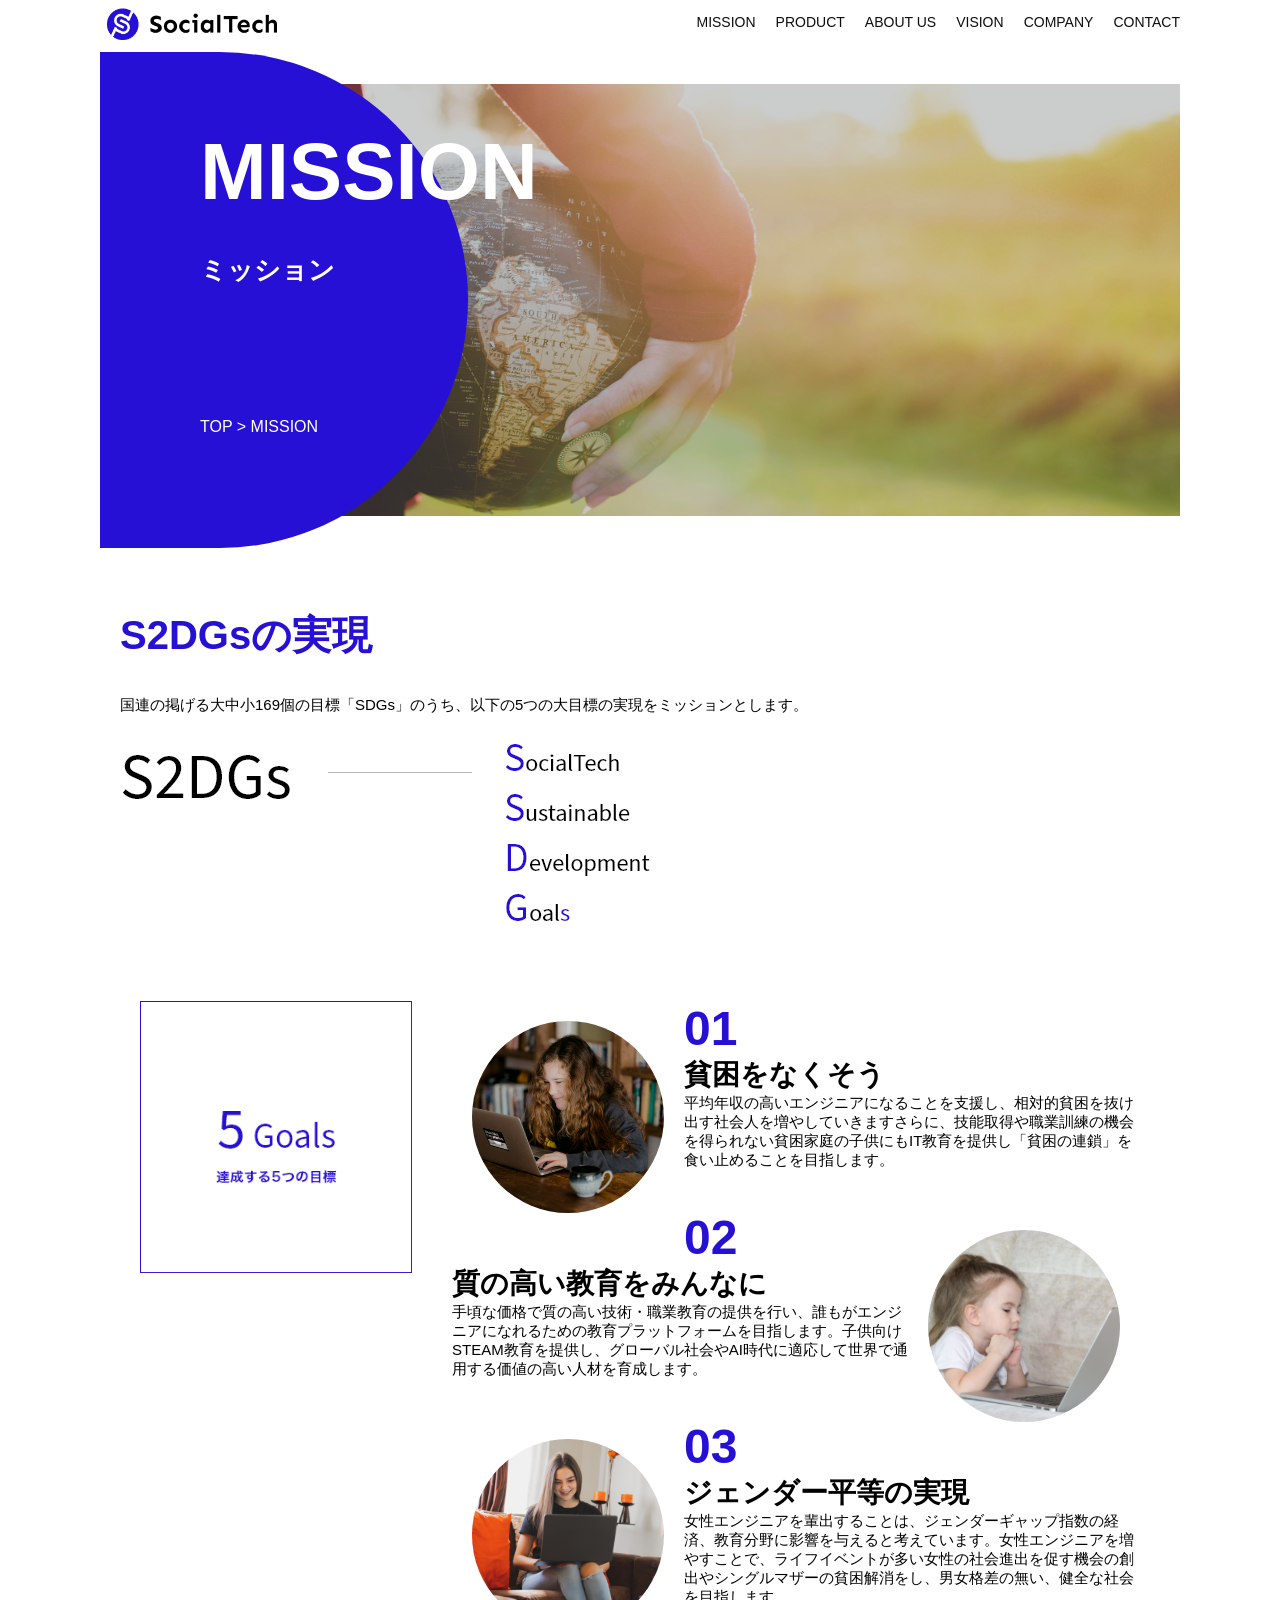
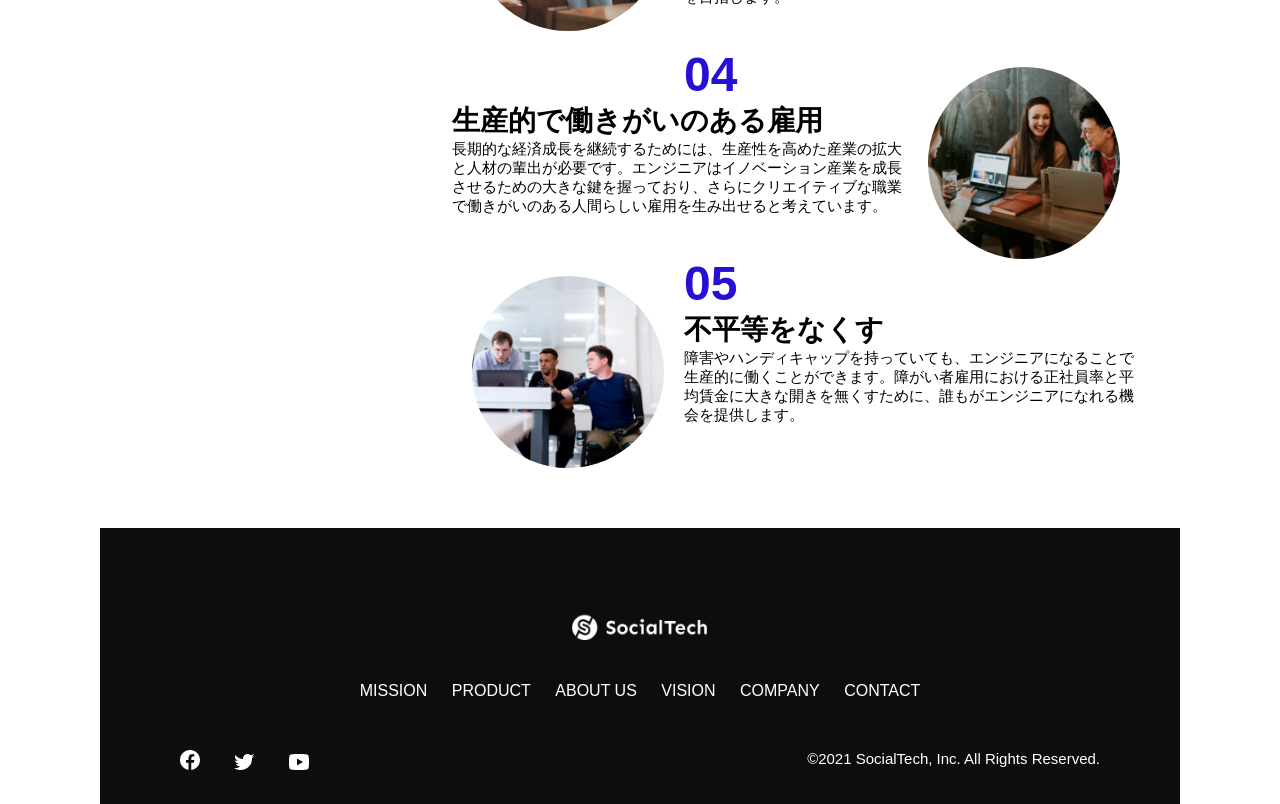
<file: mission.html>
<!DOCTYPE html>
<html>
  <head>
    <title>SocialTech - MISSION ミッション -</title>
    <meta charset="utf-8">
    <meta name="description" content="SocialTechが目指す5つの目標(S2DGs)を紹介します">
    <meta name="viewport" content="width=device-width, initial-scale=1.0">
    <link rel="stylesheet" href="style.css">
  </head>

  <body>
    <!-- ヘッダー -->
    <header>
      <!-- ロゴ -->
      <a href="index.html" id="logo">
        <img src="images/logo.png" alt="トップページに戻る">
      </a>

      <!-- PC用ナビゲーション -->
      <nav id="nav-pc">
        <ul>
          <li><a href="mission.html">MISSION</a></li>
          <li><a href="product.html">PRODUCT</a></li>
          <li><a href="index.html#aboutus">ABOUT US</a></li>
          <li><a href="index.html#vision">VISION</a></li>
          <li><a href="index.html#company">COMPANY</a></li>
          <li><a href="index.html#contact">CONTACT</a></li>
        </ul>
      </nav>

      <!-- スマホ用メニューボタン -->
      <button id="menu-sp" onclick="document.getElementById('nav-sp').style.display = 'block'">
        <img src="images/button-menu.png" alt="ナビゲーションを開く">
      </button>

      <!-- スマホ用ナビゲーション -->
      <div id="nav-sp">
        <button id="close" onclick="document.getElementById('nav-sp').style.display = 'none'">
          <img src="images/button-close.png" alt="ナビゲーションを閉じる">
        </button>

        <nav>
          <ul>
            <li>
              <a id="logo-sp" href="index.html" onclick="document.getElementById('nav-sp').style.display = 'none'"><img src="images/logo-sp.png" alt="トップページに戻る"></a>
            </li>
            <li><a class="menu" href="mission.html" onclick="document.getElementById('nav-sp').style.display = 'none'">MISSION</a></li>
            <li><a class="menu" href="product.html" onclick="document.getElementById('nav-sp').style.display = 'none'">PRODUCT</a></li>
            <li><a class="menu" href="index.html#aboutus" onclick="document.getElementById('nav-sp').style.display = 'none'">ABOUT US</a></li>
            <li><a class="menu" href="index.html#vision" onclick="document.getElementById('nav-sp').style.display = 'none'">VISION</a></li>
            <li><a class="menu" href="index.html#company" onclick="document.getElementById('nav-sp').style.display = 'none'">COMPANY</a></li>
            <li><a class="menu" href="index.html#contact" onclick="document.getElementById('nav-sp').style.display = 'none'">CONTACT</a></li>
          </ul>
        </nav>
        <div id="sns">
          <a href="https://www.facebook.com/sejuku2013">
            <img src="images/button-facebook.png" alt="Facebookのリンク">
          </a>
          <a href="https://twitter.com/samuraijuku">
            <img src="images/button-twitter.png" alt="Twitterのリンク">
          </a>
          <a href="https://www.youtube.com/channel/UCCFOQO5aDK0xXam4cUQXT8g">
            <img src="images/button-youtube.png" alt="YouTubeのリンク">
          </a>
        </div>
      </div>
    </header>

    <main>
      <article>
        <section id="mission-main">
          <div class="mission-main-inner">
            <div id="mission-title">
              <h1>MISSION<br><span>ミッション</span></h1>
              <p>TOP > MISSION</p>
            </div>
          </div>
        </section>

        <section id="mission-s2dgs">
          <h2 class="mission-h2">S2DGsの実現</h2>
          <p>国連の掲げる大中小169個の目標「SDGs」のうち、以下の5つの大目標の実現をミッションとします。</p>
          <img src="images/mission/mission-s2dgs.png" alt="S2DGs">
        </section>

        <section id="mission-five-goals">
          <div class="five-goals-image">
            <img src="images/mission/mission-5goals.png" alt="5goals">
          </div>
          <div class="five-goals-read">
            <div>
              <img class="fivegoals-image-left" src="images/mission/mission-5goals01.png" alt="pcを操作する女の子">
              <span class="fivegoals-number">01</span>
              <h3 class="fivegoals-h3">貧困をなくそう</h3>
              <p class="fivegoals-p">平均年収の高いエンジニアになることを支援し、相対的貧困を抜け出す社会人を増やしていきますさらに、技能取得や職業訓練の機会を得られない貧困家庭の子供にもIT教育を提供し「貧困の連鎖」を食い止めることを目指します。</p>
            </div>
            <div>
              <img class="fivegoals-image-right" src="images/mission/mission-5goals02.png" alt="PCを見つめる小さい女の子">
               <span class="fivegoals-number">02</span>
               <h3 class="fivegoals-h3">質の高い教育をみんなに</h3>
               <p class="fivegoals-p">手頃な価格で質の高い技術・職業教育の提供を行い、誰もがエンジニアになれるための教育プラットフォームを目指します。子供向けSTEAM教育を提供し、グローバル社会やAI時代に適応して世界で通用する価値の高い人材を育成します。</p>
            </div>
            <div>
               <img class="fivegoals-image-left" src="images/mission/mission-5goals03.png" alt="PCを操作する女性">
               <span class="fivegoals-number">03</span>
               <h3 class="fivegoals-h3">ジェンダー平等の実現</h3>
               <p class="fivegoals-p">女性エンジニアを輩出することは、ジェンダーギャップ指数の経済、教育分野に影響を与えると考えています。女性エンジニアを増やすことで、ライフイベントが多い女性の社会進出を促す機会の創出やシングルマザーの貧困解消をし、男女格差の無い、健全な社会を目指します。</p>
             </div>
             <div>
               <img class="fivegoals-image-right" src="images/mission/mission-5goals04.png" alt="笑顔で話し合う3人の男女">
               <span class="fivegoals-number">04</span>
               <h3 class="fivegoals-h3">生産的で働きがいのある雇用</h3>
               <p class="fivegoals-p">長期的な経済成長を継続するためには、生産性を高めた産業の拡大と人材の輩出が必要です。エンジニアはイノベーション産業を成長させるための大きな鍵を握っており、さらにクリエイティブな職業で働きがいのある人間らしい雇用を生み出せると考えています。</p>
             </div>
             <div>
               <img class="fivegoals-image-left" src="images/mission/mission-5goals05.png" alt="障害を持つ男性が生き生きと働く様子">
               <span class="fivegoals-number">05</span>
               <h3 class="fivegoals-h3">不平等をなくす</h3>
               <p class="fivegoals-p">障害やハンディキャップを持っていても、エンジニアになることで生産的に働くことができます。障がい者雇用における正社員率と平均賃金に大きな開きを無くすために、誰もがエンジニアになれる機会を提供します。</p>
             </div>
          </div>
        </section>
      </article>
    </main>

    <footer>
      <div id="footer-logo">
        <img src="images/logo-sp.png" alt="SocialTech">
      </div>
      <div id="footer-link">
        <a href="mission.html">MISSION</a>
        <a href="product.html">PRODUCT</a>
        <a href="index.html#aboutus">ABOUT US</a>
        <a href="index.html#vision">VISION</a>
        <a href="index.html#company">COMPANY</a>
        <a href="index.html#contact">CONTACT</a>
      </div>
      <div id="sns-footer">
        <div class="sns-btns">
          <a href="https://www.facebook.com/sejuku2013"><img src="images/button-facebook.png" alt="Facebookのリンク"></a>
          <a href="https://twitter.com/samuraijuku"><img src="images/button-twitter.png" alt="Twitterのリンク"></a>
          <a href="https://www.youtube.com/channel/UCCFOQO5aDK0xXam4cUQXT8g"><img src="images/button-youtube.png" alt="YouTubeのリンク"></a>
        </div>
        <p id="copyright">&copy;2021 SocialTech, Inc. All Rights Reserved.</p>
      </div>
    </footer>

  </body>
</html>
</file>
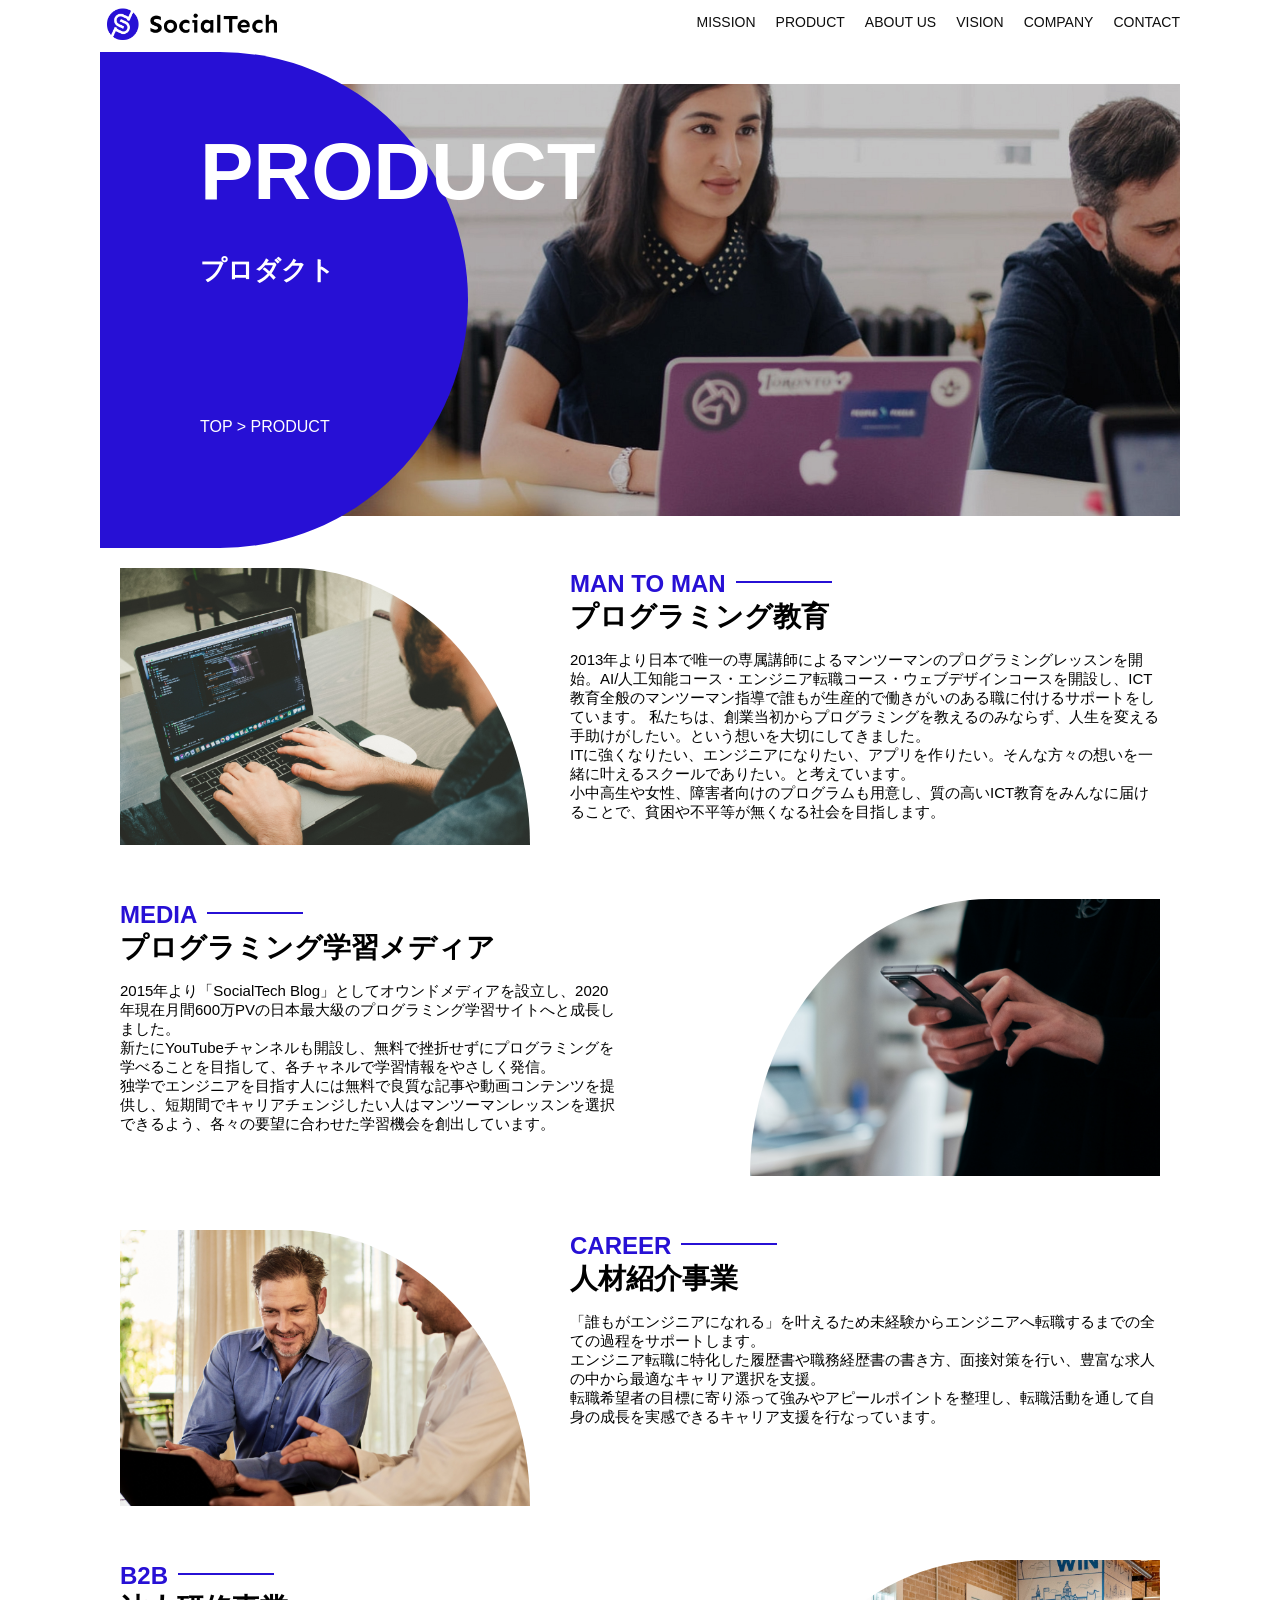
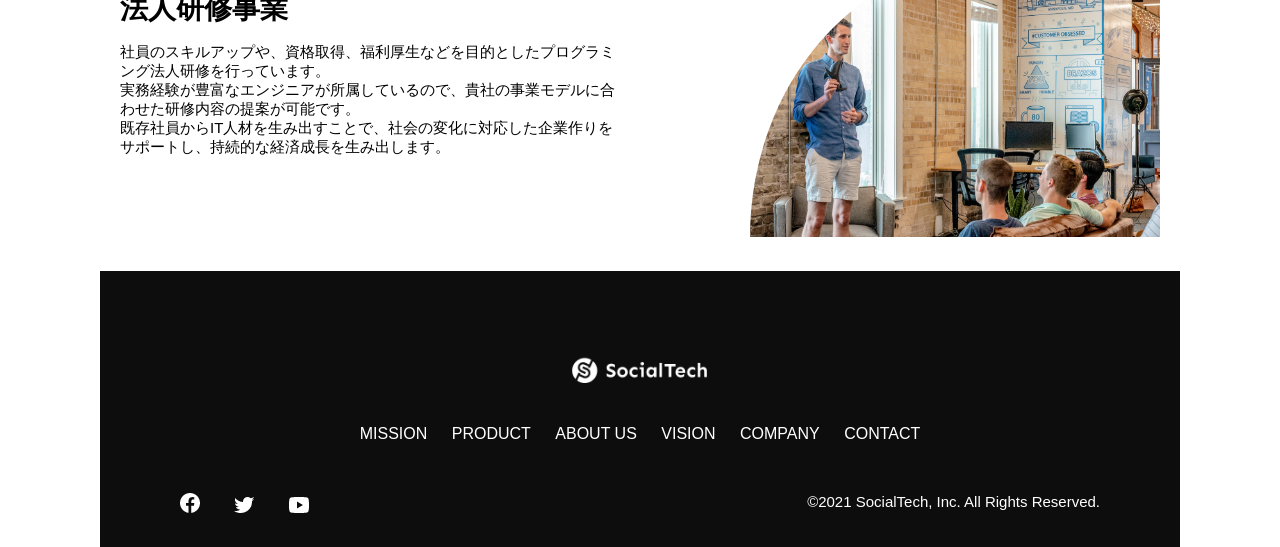
<file: product.html>
<!DOCTYPE html>
<html>
  <head>
    <title>SocialTech -PRODUCT プロダクト-</title>
    <meta charset="utf-8">
    <meta name="description" content="SocialTechの4つのプロダクトを紹介します">
    <meta name="viewport" content="width=device-width, initial-scale=1.0">
    <link rel="stylesheet" href="style.css">
  </head>

  <body>
    <!-- ヘッダー -->
    <header>
      <!-- ロゴ -->
      <a href="index.html" id="logo">
        <img src="images/logo.png" alt="トップページに戻る">
      </a>

      <!-- PC用ナビゲーション -->
      <nav id="nav-pc">
        <ul>
          <li><a href="mission.html">MISSION</a></li>
          <li><a href="product.html">PRODUCT</a></li>
          <li><a href="index.html#aboutus">ABOUT US</a></li>
          <li><a href="index.html#vision">VISION</a></li>
          <li><a href="index.html#company">COMPANY</a></li>
          <li><a href="index.html#contact">CONTACT</a></li>
        </ul>
      </nav>

      <!-- スマホ用メニューボタン -->
      <button id="menu-sp" onclick="document.getElementById('nav-sp').style.display = 'block'">
        <img src="images/button-menu.png" alt="ナビゲーションを開く">
      </button>

      <!-- スマホ用ナビゲーション -->
      <div id="nav-sp">
        <button id="close" onclick="document.getElementById('nav-sp').style.display = 'none'">
          <img src="images/button-close.png" alt="ナビゲーションを閉じる">
        </button>

        <nav>
          <ul>
            <li>
              <a id="logo-sp" href="index.html" onclick="document.getElementById('nav-sp').style.display = 'none'"><img src="images/logo-sp.png" alt="トップページに戻る"></a>
            </li>
            <li><a class="menu" href="mission.html" onclick="document.getElementById('nav-sp').style.display = 'none'">MISSION</a></li>
            <li><a class="menu" href="product.html" onclick="document.getElementById('nav-sp').style.display = 'none'">PRODUCT</a></li>
            <li><a class="menu" href="index.html#aboutus" onclick="document.getElementById('nav-sp').style.display = 'none'">ABOUT US</a></li>
            <li><a class="menu" href="index.html#vision" onclick="document.getElementById('nav-sp').style.display = 'none'">VISION</a></li>
            <li><a class="menu" href="index.html#company" onclick="document.getElementById('nav-sp').style.display = 'none'">COMPANY</a></li>
            <li><a class="menu" href="index.html#contact" onclick="document.getElementById('nav-sp').style.display = 'none'">CONTACT</a></li>
          </ul>
        </nav>
        <div id="sns">
          <a href="https://www.facebook.com/sejuku2013">
            <img src="images/button-facebook.png" alt="Facebookのリンク">
          </a>
          <a href="https://twitter.com/samuraijuku">
            <img src="images/button-twitter.png" alt="Twitterのリンク">
          </a>
          <a href="https://www.youtube.com/channel/UCCFOQO5aDK0xXam4cUQXT8g">
            <img src="images/button-youtube.png" alt="YouTubeのリンク">
          </a>
        </div>
      </div>
    </header>

    <main>
      <article>
        <section id="product-main">
           <div class="product-main-inner">
             <div id="product-title">
               <h1>PRODUCT<br><span>プロダクト</span></h1>
               <p>TOP > PRODUCT</p>
             </div>
           </div>
         </section>
         <section class="product-section product-section-left">
           <div class="product-section-img">
             <img src="images/product/product-mantoman.png" alt="PCでコードを書く男性">
           </div>
           <div class="product-read">
             <h2 class="product-h2">MAN TO MAN</h2>
             <h3 class="product-h3">プログラミング教育</h3>
             <p>
               2013年より日本で唯一の専属講師によるマンツーマンのプログラミングレッスンを開始。AI/人工知能コース・エンジニア転職コース・ウェブデザインコースを開設し、ICT教育全般のマンツーマン指導で誰もが生産的で働きがいのある職に付けるサポートをしています。 私たちは、創業当初からプログラミングを教えるのみならず、人生を変える手助けがしたい。という想いを大切にしてきました。<br>ITに強くなりたい、エンジニアになりたい、アプリを作りたい。そんな方々の想いを一緒に叶えるスクールでありたい。と考えています。<br>小中高生や女性、障害者向けのプログラムも用意し、質の高いICT教育をみんなに届けることで、貧困や不平等が無くなる社会を目指します。
             </p>
           </div>
         </section>
 
         <section class="product-section product-section-right">
           <div class="product-read">
             <h2 class="product-h2">MEDIA</h2>
             <h3 class="product-h3">プログラミング学習メディア</h3>
             <p>2015年より「SocialTech Blog」としてオウンドメディアを設立し、2020年現在月間600万PVの日本最大級のプログラミング学習サイトへと成長しました。<br>新たにYouTubeチャンネルも開設し、無料で挫折せずにプログラミングを学べることを目指して、各チャネルで学習情報をやさしく発信。<br>独学でエンジニアを目指す人には無料で良質な記事や動画コンテンツを提供し、短期間でキャリアチェンジしたい人はマンツーマンレッスンを選択できるよう、各々の要望に合わせた学習機会を創出しています。</p>
           </div>
           <div class="product-section-img">
             <img src="images/product/product-media.png" alt="スマートフォンを操作する人">
           </div>
         </section>
 
         <section class="product-section product-section-left">
           <div class="product-section-img">
             <img src="images/product/product-career.png" alt="笑顔で話し合う2人の男性">
           </div>
           <div class="product-read">
             <h2 class="product-h2">CAREER</h2>
             <h3 class="product-h3">人材紹介事業</h3>
             <p>「誰もがエンジニアになれる」を叶えるため未経験からエンジニアへ転職するまでの全ての過程をサポートします。<br>エンジニア転職に特化した履歴書や職務経歴書の書き方、面接対策を行い、豊富な求人の中から最適なキャリア選択を支援。<br>転職希望者の目標に寄り添って強みやアピールポイントを整理し、転職活動を通して自身の成長を実感できるキャリア支援を行なっています。<br></p>
           </div>
         </section>
 
         <section class="product-section product-section-right">
           <div class="product-read">
             <h2 class="product-h2">B2B</h2>
             <h3 class="product-h3">法人研修事業</h3>
             <p>社員のスキルアップや、資格取得、福利厚生などを目的としたプログラミング法人研修を行っています。<br>実務経験が豊富なエンジニアが所属しているので、貴社の事業モデルに合わせた研修内容の提案が可能です。<br>既存社員からIT人材を生み出すことで、社会の変化に対応した企業作りをサポートし、持続的な経済成長を生み出します。</p>
           </div>
           <div class="product-section-img">
             <img src="images/product/product-b2b.png" alt="講演中の男性とそれを聴く人々">
           </div>
         </section>
      </article>
    </main>

    <footer>
      <div id="footer-logo">
        <img src="images/logo-sp.png" alt="SocialTech">
      </div>
      <div id="footer-link">
        <a href="mission.html">MISSION</a>
        <a href="product.html">PRODUCT</a>
        <a href="index.html#aboutus">ABOUT US</a>
        <a href="index.html#vision">VISION</a>
        <a href="index.html#company">COMPANY</a>
        <a href="index.html#contact">CONTACT</a>
      </div>
      <div id="sns-footer">
        <div class="sns-btns">
          <a href="https://www.facebook.com/sejuku2013"><img src="images/button-facebook.png" alt="Facebookのリンク"></a>
          <a href="https://twitter.com/samuraijuku"><img src="images/button-twitter.png" alt="Twitterのリンク"></a>
          <a href="https://www.youtube.com/channel/UCCFOQO5aDK0xXam4cUQXT8g"><img src="images/button-youtube.png" alt="YouTubeのリンク"></a>
        </div>
        <p id="copyright">&copy;2021 SocialTech, Inc. All Rights Reserved.</p>
      </div>
    </footer>
    
  </body>
</html>
</file>
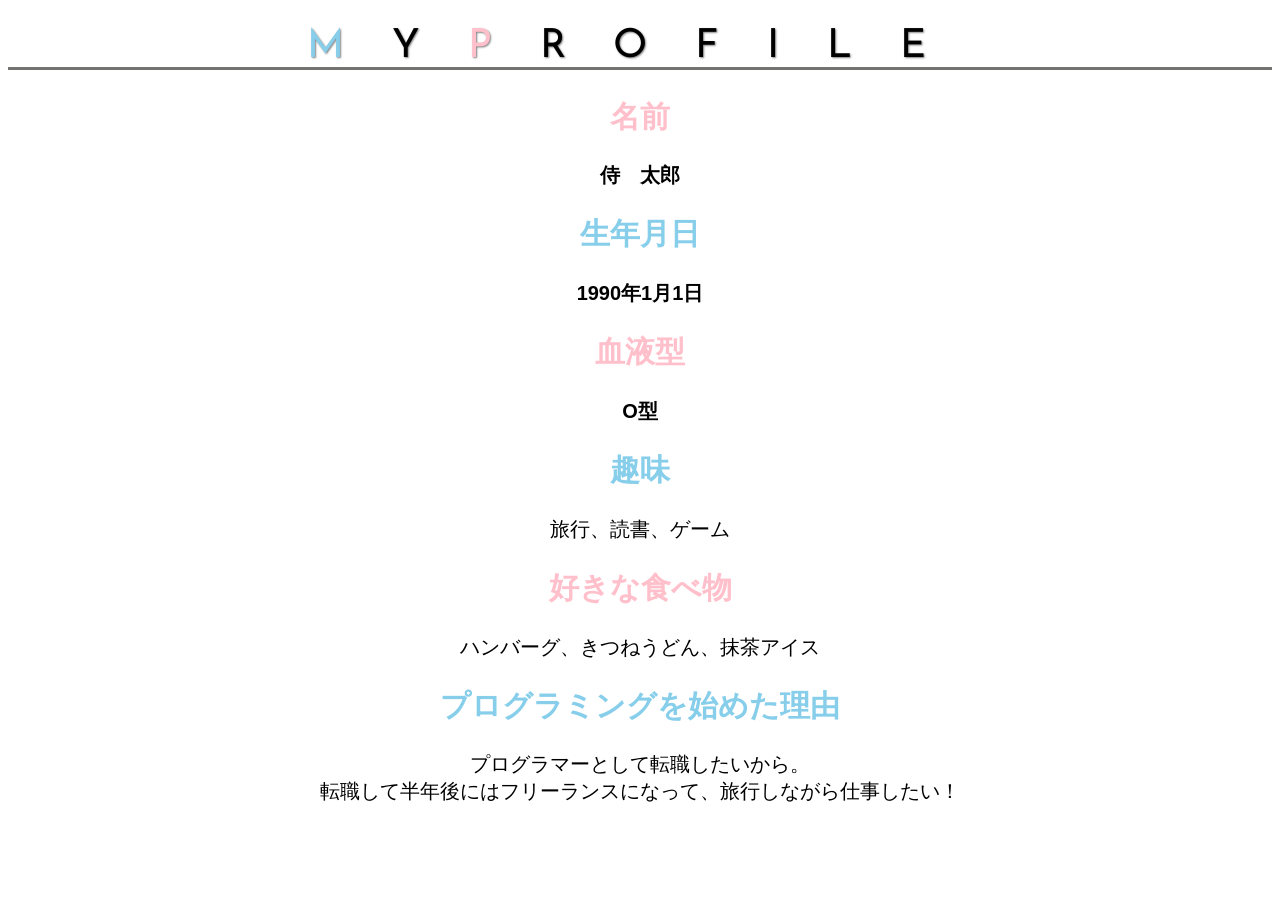
<file: kada_015/kadai_015.html>
<!DOCTYPE html>
<html lang="ja">
<head>
    <title>15章課題</title>
    <meta charset="UTF-8">
    <meta name="description" content="このページは15章の課題です。">
    <link rel="stylesheet" href="style.css">
    <link rel="preconnect" href="https://fonts.googleapis.com">
    <link rel="preconnect" href="https://fonts.gstatic.com" crossorigin>
    <link href="https://fonts.googleapis.com/css2?family=Josefin+Sans&display=swap" rel="stylesheet">
</head>
<body>
    <h1><span class="blue">M</span>Y<span class="pink">P</span>ROFILE</h1>
    <div id="basic">    
        <h2 class="pink">名前</h2>
        <p>侍　太郎</p>
        <h2 class="blue">生年月日</h2>
        <p>1990年1月1日</p>
        <h2 class="pink">血液型</h2>
        <p>O型</p>
    </div>
        <h2 class="blue">趣味</h2>
        <p>旅行、読書、ゲーム</p>
        <h2 class="pink">好きな食べ物</h2>
        <p>ハンバーグ、きつねうどん、抹茶アイス</p>
        <h2 class="blue">プログラミングを始めた理由</h2>
        <p>プログラマーとして転職したいから。<br>
            転職して半年後にはフリーランスになって、旅行しながら仕事したい！
        </p>
</body>
</html>
</file>
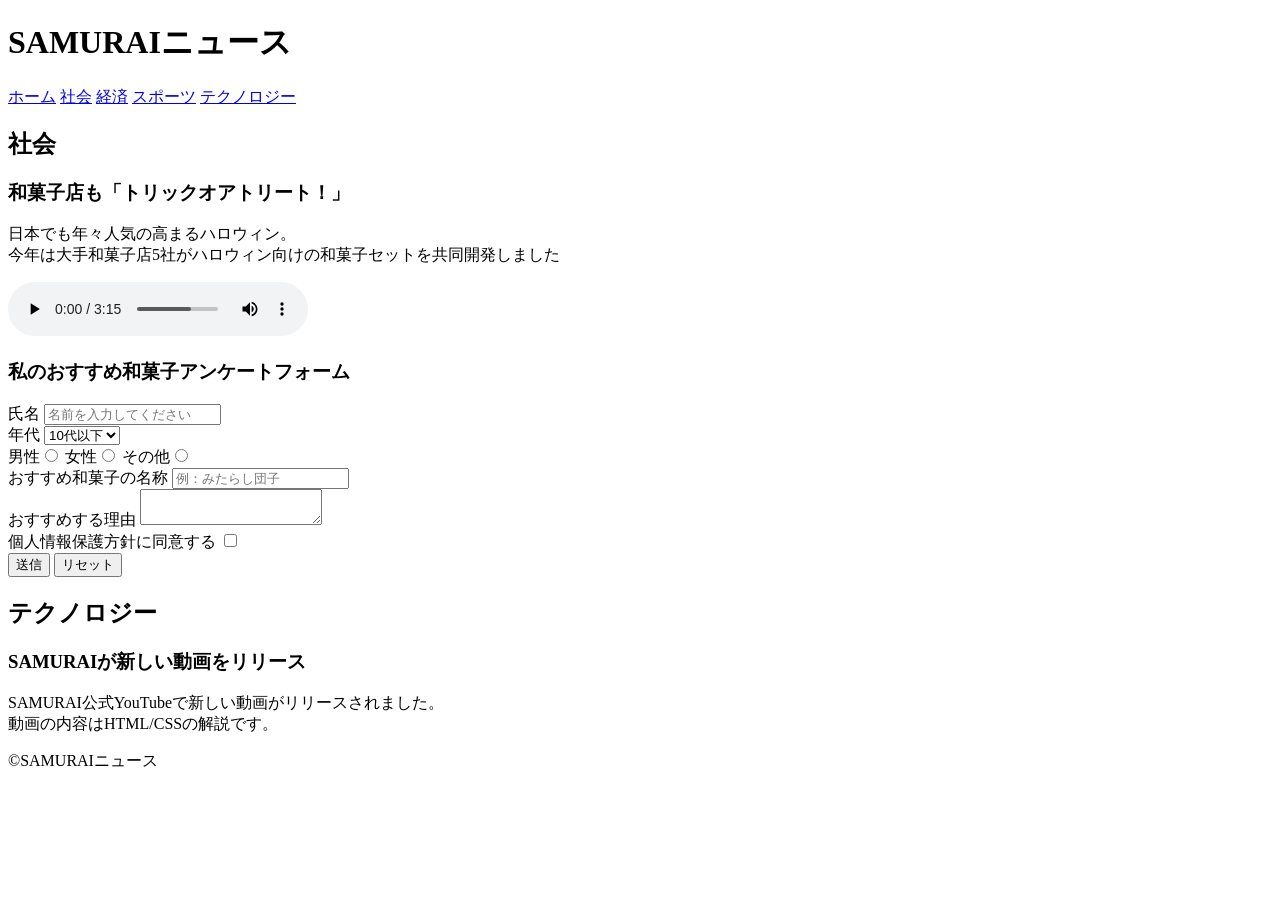
<file: kadai_008/kadai_008.html>
<!DOCTYPE html>
<html>
<head>
  <title>8章課題</title>
  <meta name="description" content="このページは8章の課題です。">
  <meta charset="UTF-8">
</head>
<body>
  <header>
    <h1>SAMURAIニュース</h1>
    <nav>
      <a href="https://www.sejuku.net/">ホーム</a>
      <a href="https://www.sejuku.net/">社会</a>
      <a href="https://www.sejuku.net/">経済</a>
      <a href="https://www.sejuku.net/">スポーツ</a>
      <a href="https://www.sejuku.net/">テクノロジー</a>
    </nav>
  </header>
  <main>
    <article>
      <h2>社会</h2>
      <section>
        <h3>和菓子店も「トリックオアトリート！」</h3>
        <p>日本でも年々人気の高まるハロウィン。<br>
          今年は大手和菓子店5社がハロウィン向けの和菓子セットを共同開発しました
        </p>
        <audio src="ichi.mp3" controls></audio>
       </section>
      <section>
        <h3>私のおすすめ和菓子アンケートフォーム</h3>
        <form>
          <label>氏名</label>
<input type="text" placeholder="名前を入力してください">
<br>
<label>年代</label>

<select>
    <option>10代以下</option>
    <option>20代</option>
    <option>30代</option>
    <option>40代以上</option>
    
</select>
    <br>
    <label>男性</label><input type="radio" name="gender" value="male">
    <label>女性</label><input type="radio" name="gender" value="female">
    <label>その他</label><input type="radio" name="gender" value="other">
    <br>

    <label>おすすめ和菓子の名称</label>
    <input type="text" placeholder="例：みたらし団子">
    <br>

    <label>おすすめする理由</label>
    <textarea></textarea>
    <br>

    <label >個人情報保護方針に同意する</label>
    <input type="checkbox">
    <br>
    
    
    <input type="submit" value="送信">
    <input type="reset" value="リセット">
        </form>
      </section>
    </article>
    <article>
      <h2>テクノロジー</h2>
      <section>
        <h3>SAMURAIが新しい動画をリリース</h3>
        <p>SAMURAI公式YouTubeで新しい動画がリリースされました。<br>
         動画の内容はHTML/CSSの解説です。 
        </p>
      </section>
    </article>
  </main>
  <footer>
    <p>&copy;SAMURAIニュース</p>
  </footer>
</body>
</html>
</file>
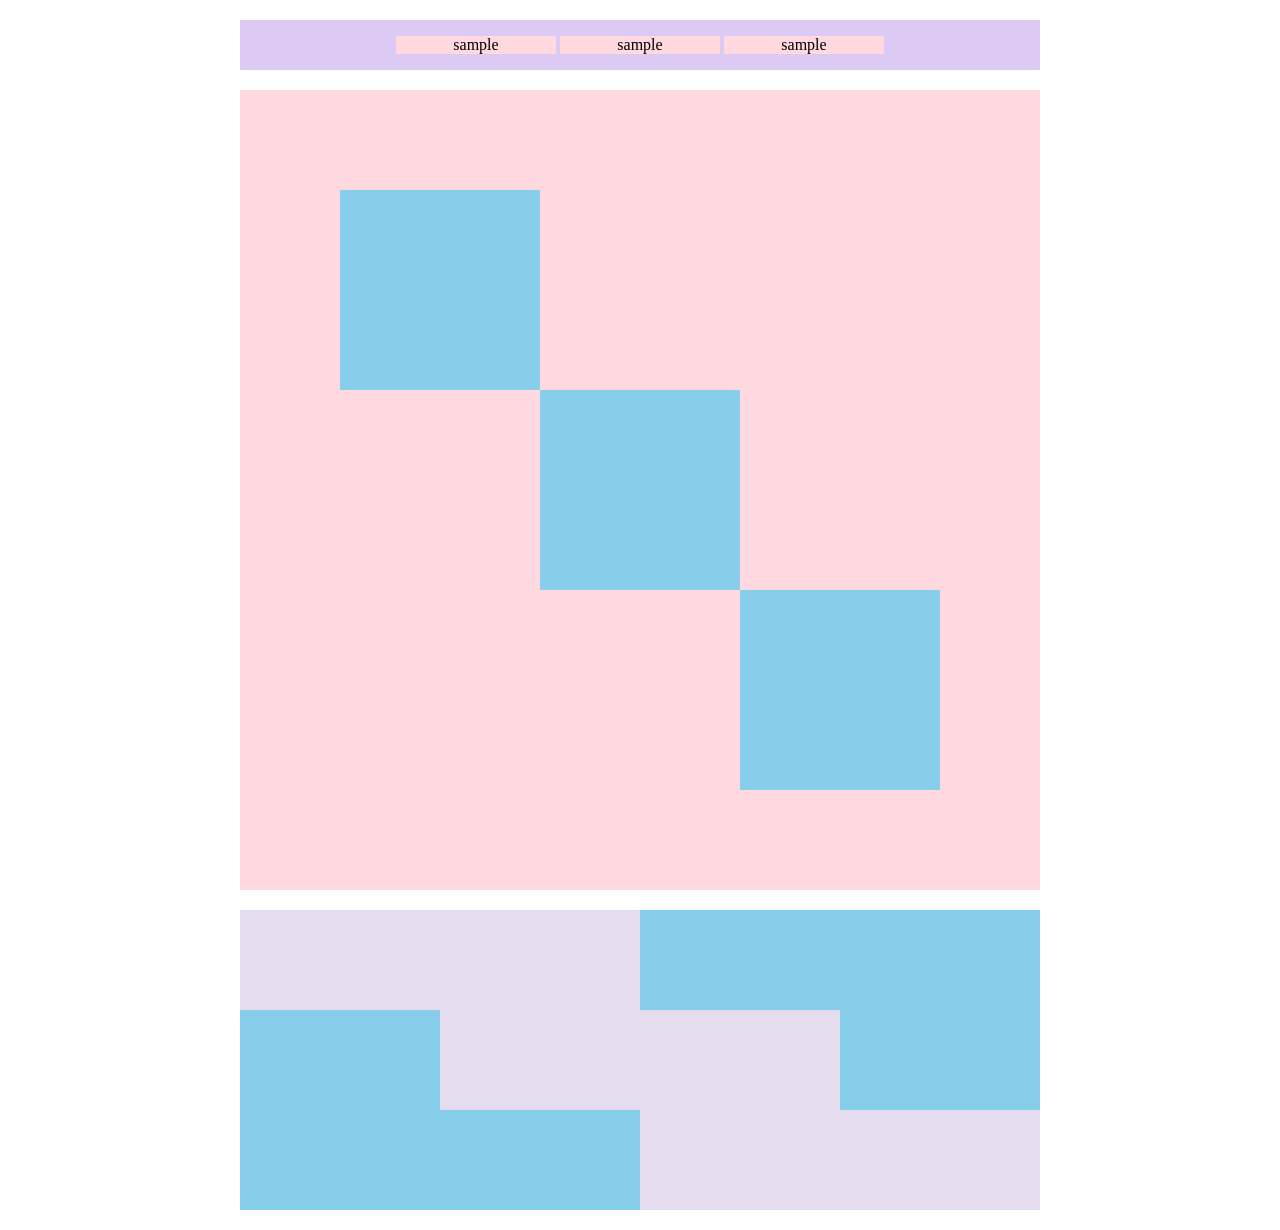
<file: kadai_018/kadai_018.html>
<!DOCTYPE html>
<html>
<head>
  <meta charset="UTF-8">
  <link rel="stylesheet" href="style.css">
  <meta name="description" content="このページは18章の課題です。">
  <title>18章課題</title>
</head>
<body>
  <div id="top">
    <p class="top-child">sample</p>
    <p class="top-child">sample</p>
    <p class="top-child">sample</p>
  </div>
  <div id="middle">
    <div id="middle-child01"></div>
    <div id="middle-child02"></div>
    <div id="middle-child03"></div>
  </div>
  <div id="bottom">
    <div id="bottom-child01"></div>
    <div id="bottom-child02"></div>
    <div id="bottom-child03"></div>
  </div>
</body>
</html>
</file>
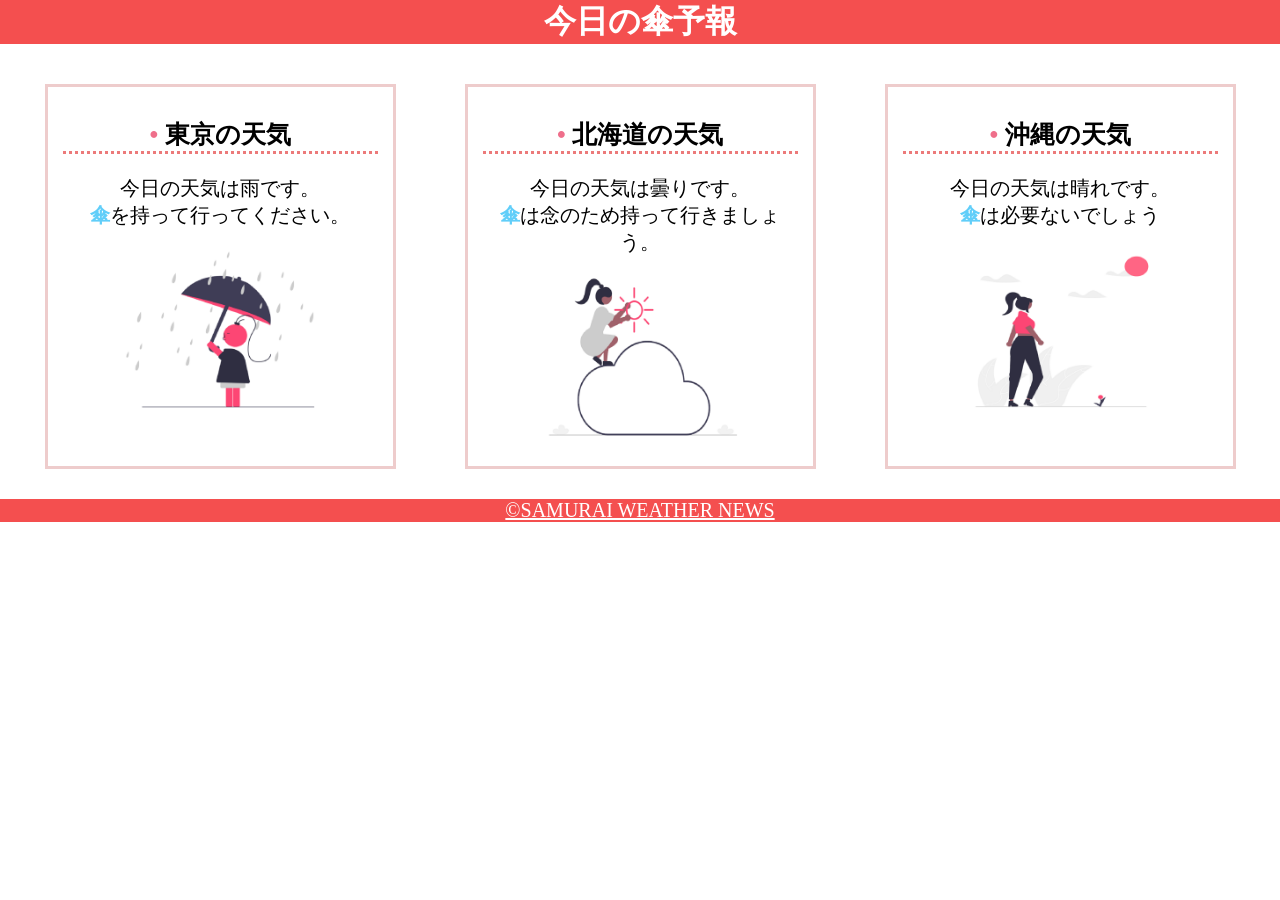
<file: kadai_022/kadai_022.html>
<!DOCTYPE html>
<html>
    <head>
        <meta charset="UTF-8">
        <meta name="viewport" content="width=device-width, initial-scale=1.0">
        <link rel="stylesheet" href="style.css">
        <meta name="description" content="このページは22章の課題です。">
        <title>22章課題</title>
    </head>
    <body>
       
        <header>
            <h1>今日の傘予報</h1>
        </header>  
 
        <main>

            <div id="parent">
                <div class="contents">
                    <h2>東京の天気</h2>
                    <p>今日の天気は雨です。</p>
                    <p>傘を持って行ってください。</p>
                    <img src="images/rainy.png" alt="雨">
                </div>
 
                <div class="contents">
                    <h2>北海道の天気</h2>
                    <p>今日の天気は曇りです。</p>
                    <p>傘は念のため持って行きましょう。</p>
                    <img src="images/cloudy.png" alt="曇り">
                </div>
 
                <div class="contents">
                    <h2>沖縄の天気</h2>
                    <p>今日の天気は晴れです。</p>
                    <p>傘は必要ないでしょう</p>
                    <img src="images/sunny.png" alt="晴れ">
                </div>

            </div>    
 
        </main>
 
        <footer>
            <a href="https://www.sejuku.net/corp/">&copy;SAMURAI WEATHER NEWS</a>
         </footer>
 
    </body>
</html>
</file>
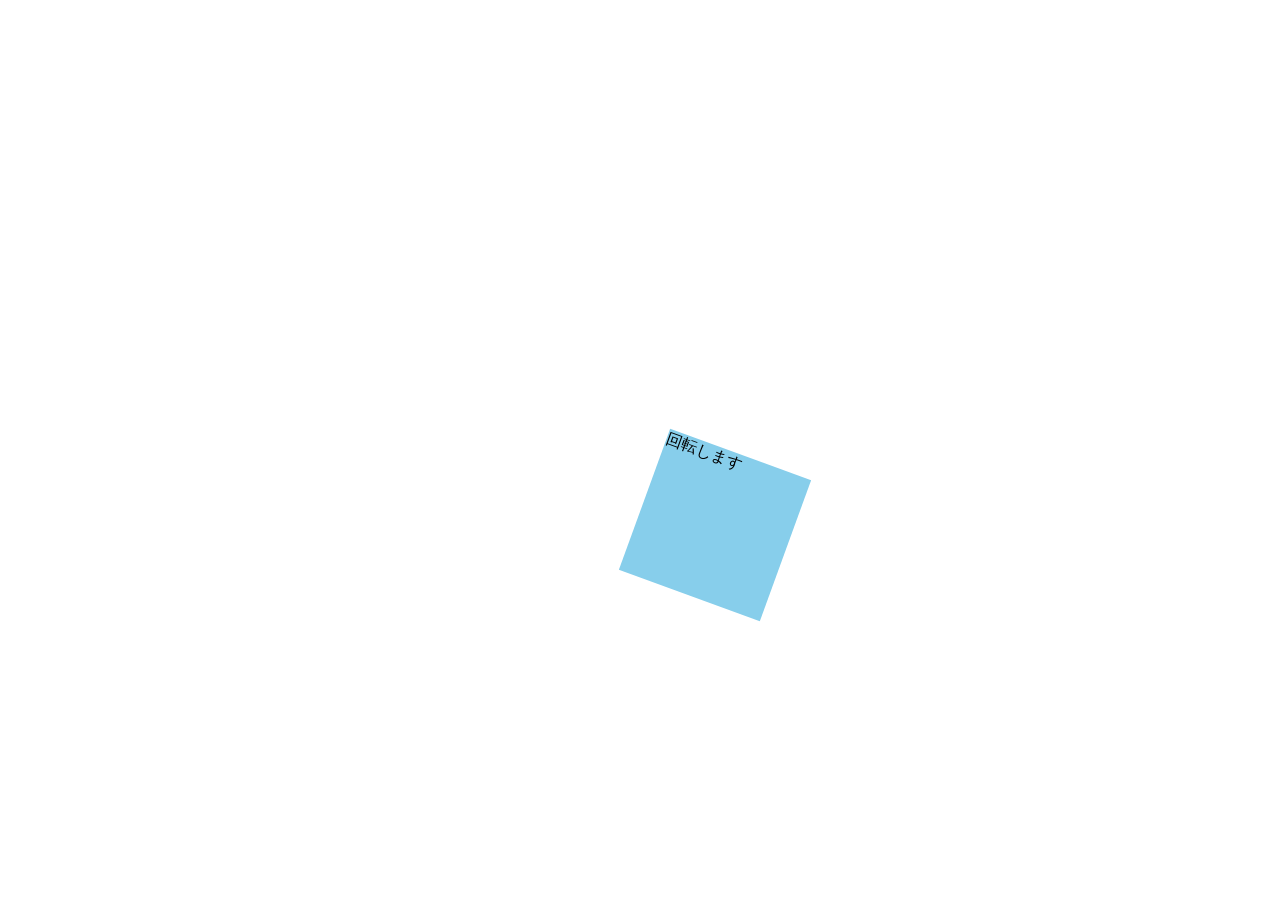
<file: kadai_mdn_css/mdn.html>
<!DOCTYPE html>
<html>

<head>
    <style>
        div{
            position: absolute;
            left: 50%;
            top: 50%;
            width: 150px;
            height: 150px;
            background: skyblue;
            transform: rotate(20deg);

        }
    </style>
</head>

<body>
    <div>
        回転します
    </div>

</body>

</html>
</file>
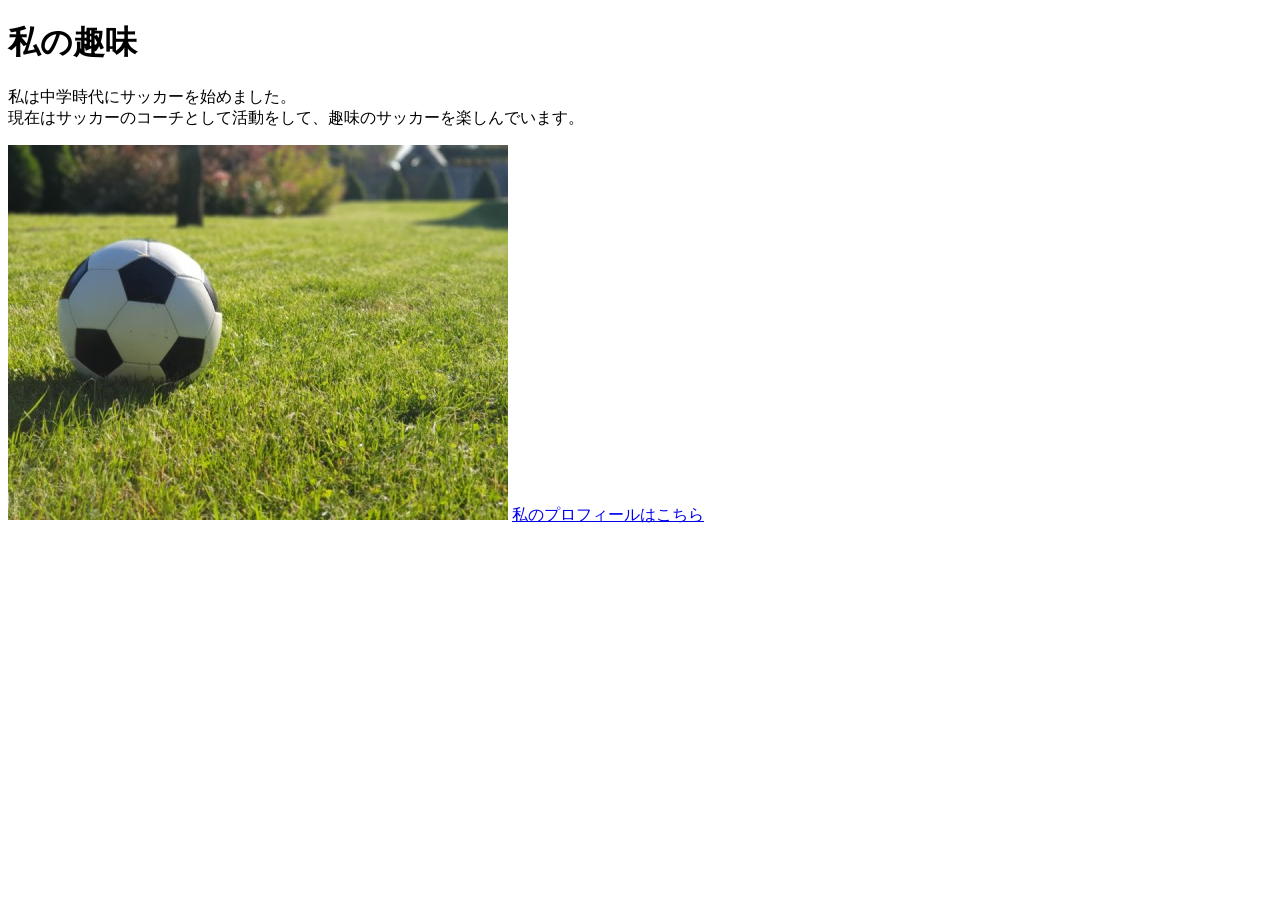
<file: kadai_005/html/kadai_005.html>
<!DOCTYPE html>
<html>
    <head>
        <title>5章課題</title>
        <meta name="description"content="このページは5章の課題です。">
        <meta charset="UTF-8">
    </head>
    <body>
        <h1>私の趣味</h1>
        <p>私は中学時代にサッカーを始めました。<br>
           現在はサッカーのコーチとして活動をして、趣味のサッカーを楽しんでいます。
        </p>
        <img src="../images/sample.jpg"alt="サッカーボール">
        <a href="https://x.com/samuraijuku">私のプロフィールはこちら</a>
    </body>
</html>
</file>
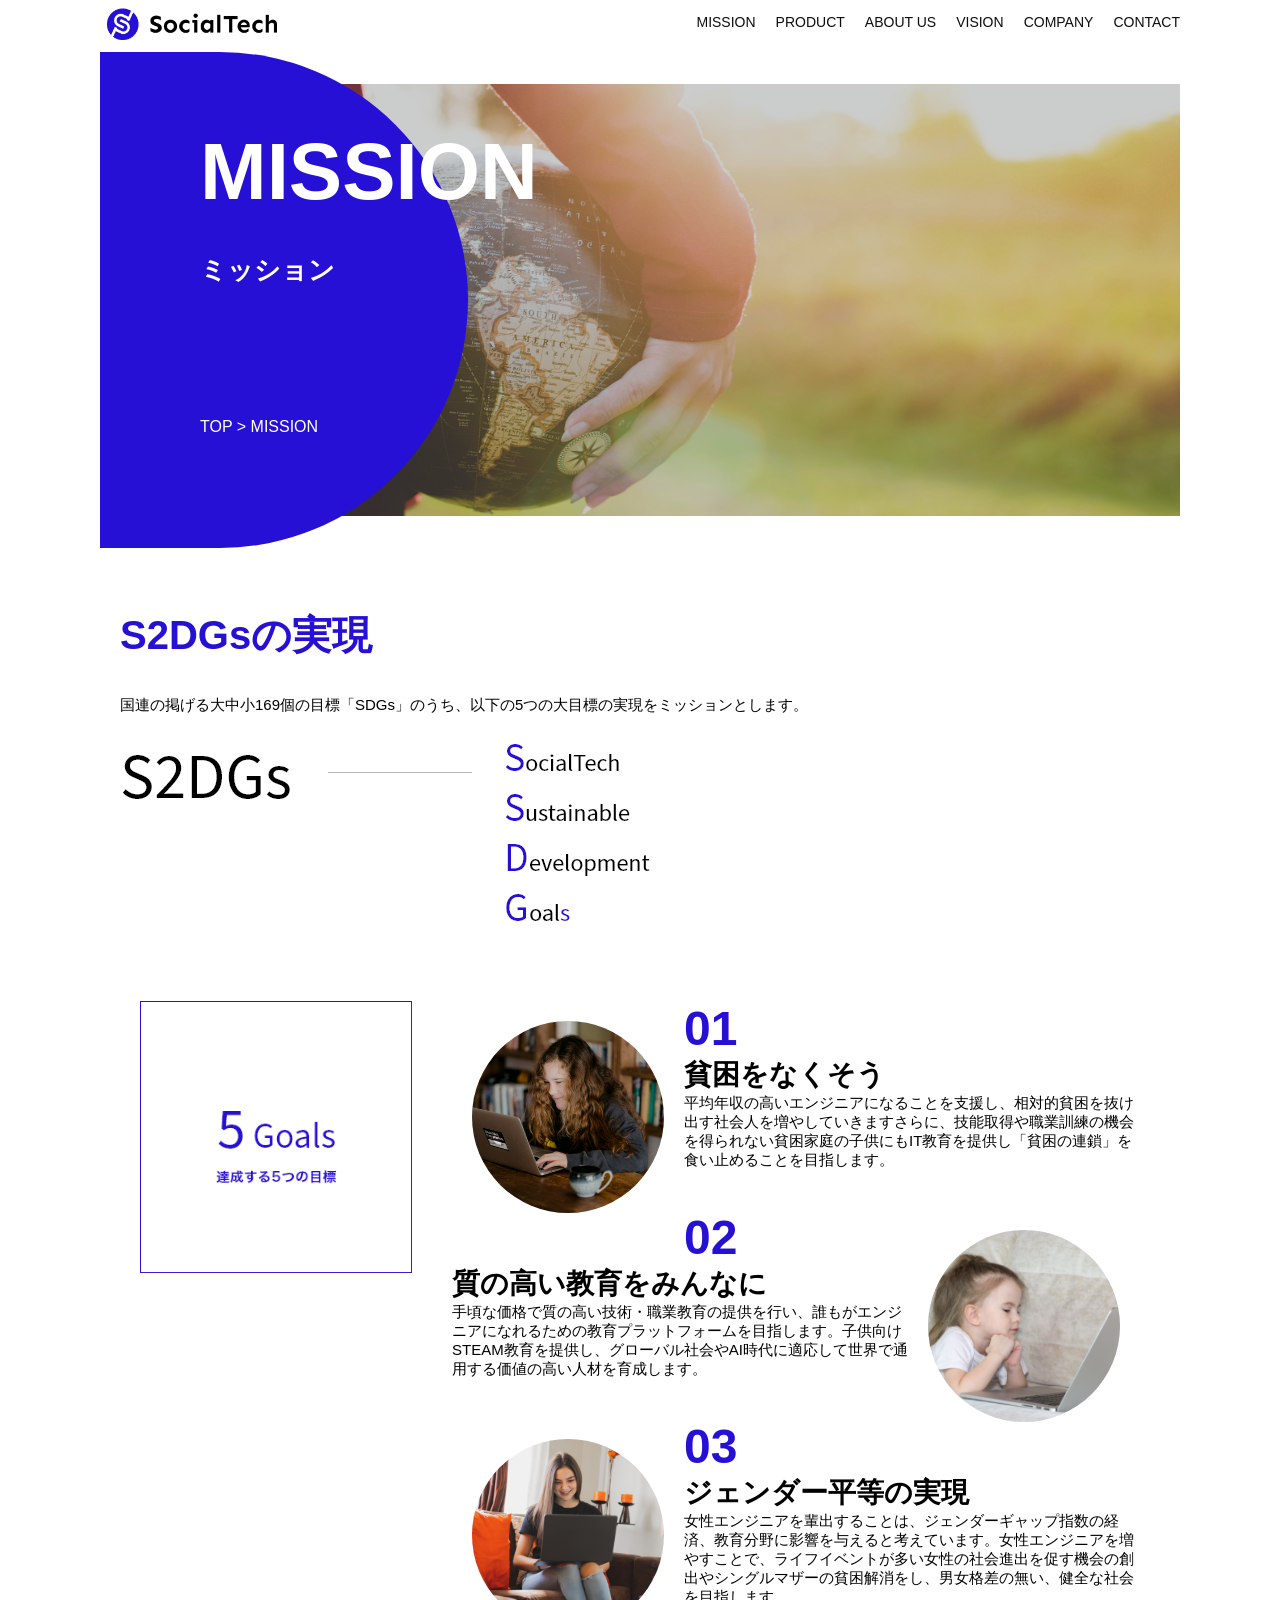
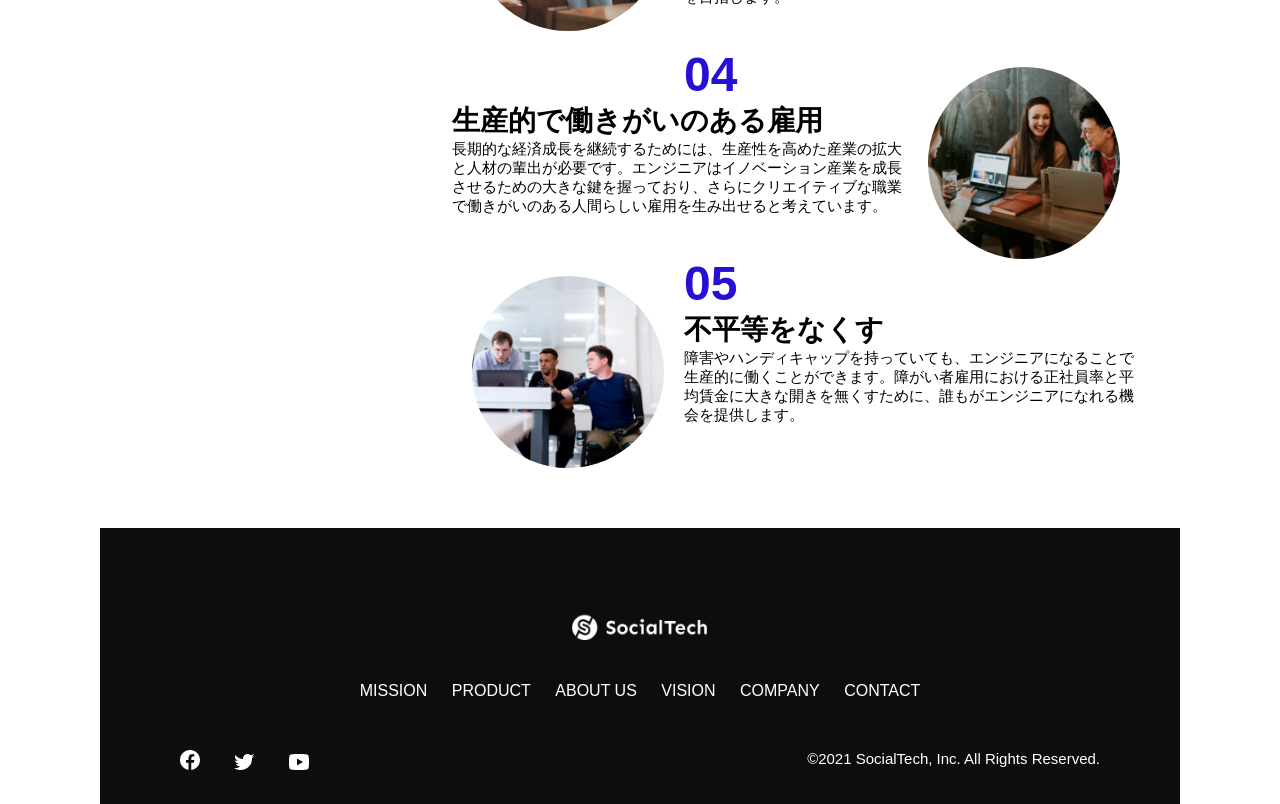
<file: kadai_tutorial_output/socialtech/mission.html>
<!DOCTYPE html>
<html>
  <head>
    <title>SocialTech - MISSION ミッション -</title>
    <meta charset="utf-8">
    <meta name="description" content="SocialTechが目指す5つの目標(S2DGs)を紹介します">
    <meta name="viewport" content="width=device-width, initial-scale=1.0">
    <link rel="stylesheet" href="style.css">
  </head>

  <body>
    <!-- ヘッダー -->
    <header>
      <!-- ロゴ -->
      <a href="index.html" id="logo">
        <img src="images/logo.png" alt="トップページに戻る">
      </a>

      <!-- PC用ナビゲーション -->
      <nav id="nav-pc">
        <ul>
          <li><a href="mission.html">MISSION</a></li>
          <li><a href="product.html">PRODUCT</a></li>
          <li><a href="index.html#aboutus">ABOUT US</a></li>
          <li><a href="index.html#vision">VISION</a></li>
          <li><a href="index.html#company">COMPANY</a></li>
          <li><a href="index.html#contact">CONTACT</a></li>
        </ul>
      </nav>

      <!-- スマホ用メニューボタン -->
      <button id="menu-sp" onclick="document.getElementById('nav-sp').style.display = 'block'">
        <img src="images/button-menu.png" alt="ナビゲーションを開く">
      </button>

      <!-- スマホ用ナビゲーション -->
      <div id="nav-sp">
        <button id="close" onclick="document.getElementById('nav-sp').style.display = 'none'">
          <img src="images/button-close.png" alt="ナビゲーションを閉じる">
        </button>

        <nav>
          <ul>
            <li>
              <a id="logo-sp" href="index.html" onclick="document.getElementById('nav-sp').style.display = 'none'"><img src="images/logo-sp.png" alt="トップページに戻る"></a>
            </li>
            <li><a class="menu" href="mission.html" onclick="document.getElementById('nav-sp').style.display = 'none'">MISSION</a></li>
            <li><a class="menu" href="product.html" onclick="document.getElementById('nav-sp').style.display = 'none'">PRODUCT</a></li>
            <li><a class="menu" href="index.html#aboutus" onclick="document.getElementById('nav-sp').style.display = 'none'">ABOUT US</a></li>
            <li><a class="menu" href="index.html#vision" onclick="document.getElementById('nav-sp').style.display = 'none'">VISION</a></li>
            <li><a class="menu" href="index.html#company" onclick="document.getElementById('nav-sp').style.display = 'none'">COMPANY</a></li>
            <li><a class="menu" href="index.html#contact" onclick="document.getElementById('nav-sp').style.display = 'none'">CONTACT</a></li>
          </ul>
        </nav>
        <div id="sns">
          <a href="https://www.facebook.com/sejuku2013">
            <img src="images/button-facebook.png" alt="Facebookのリンク">
          </a>
          <a href="https://twitter.com/samuraijuku">
            <img src="images/button-twitter.png" alt="Twitterのリンク">
          </a>
          <a href="https://www.youtube.com/channel/UCCFOQO5aDK0xXam4cUQXT8g">
            <img src="images/button-youtube.png" alt="YouTubeのリンク">
          </a>
        </div>
      </div>
    </header>

    <main>
      <article>
        <section id="mission-main">
          <div class="mission-main-inner">
            <div id="mission-title">
              <h1>MISSION<br><span>ミッション</span></h1>
              <p>TOP > MISSION</p>
            </div>
          </div>
        </section>

        <section id="mission-s2dgs">
          <h2 class="mission-h2">S2DGsの実現</h2>
          <p>国連の掲げる大中小169個の目標「SDGs」のうち、以下の5つの大目標の実現をミッションとします。</p>
          <img src="images/mission/mission-s2dgs.png" alt="S2DGs">
        </section>

        <section id="mission-five-goals">
          <div class="five-goals-image">
            <img src="images/mission/mission-5goals.png" alt="5goals">
          </div>
          <div class="five-goals-read">
            <div>
              <img class="fivegoals-image-left" src="images/mission/mission-5goals01.png" alt="pcを操作する女の子">
              <span class="fivegoals-number">01</span>
              <h3 class="fivegoals-h3">貧困をなくそう</h3>
              <p class="fivegoals-p">平均年収の高いエンジニアになることを支援し、相対的貧困を抜け出す社会人を増やしていきますさらに、技能取得や職業訓練の機会を得られない貧困家庭の子供にもIT教育を提供し「貧困の連鎖」を食い止めることを目指します。</p>
            </div>
            <div>
              <img class="fivegoals-image-right" src="images/mission/mission-5goals02.png" alt="PCを見つめる小さい女の子">
               <span class="fivegoals-number">02</span>
               <h3 class="fivegoals-h3">質の高い教育をみんなに</h3>
               <p class="fivegoals-p">手頃な価格で質の高い技術・職業教育の提供を行い、誰もがエンジニアになれるための教育プラットフォームを目指します。子供向けSTEAM教育を提供し、グローバル社会やAI時代に適応して世界で通用する価値の高い人材を育成します。</p>
            </div>
            <div>
               <img class="fivegoals-image-left" src="images/mission/mission-5goals03.png" alt="PCを操作する女性">
               <span class="fivegoals-number">03</span>
               <h3 class="fivegoals-h3">ジェンダー平等の実現</h3>
               <p class="fivegoals-p">女性エンジニアを輩出することは、ジェンダーギャップ指数の経済、教育分野に影響を与えると考えています。女性エンジニアを増やすことで、ライフイベントが多い女性の社会進出を促す機会の創出やシングルマザーの貧困解消をし、男女格差の無い、健全な社会を目指します。</p>
             </div>
             <div>
               <img class="fivegoals-image-right" src="images/mission/mission-5goals04.png" alt="笑顔で話し合う3人の男女">
               <span class="fivegoals-number">04</span>
               <h3 class="fivegoals-h3">生産的で働きがいのある雇用</h3>
               <p class="fivegoals-p">長期的な経済成長を継続するためには、生産性を高めた産業の拡大と人材の輩出が必要です。エンジニアはイノベーション産業を成長させるための大きな鍵を握っており、さらにクリエイティブな職業で働きがいのある人間らしい雇用を生み出せると考えています。</p>
             </div>
             <div>
               <img class="fivegoals-image-left" src="images/mission/mission-5goals05.png" alt="障害を持つ男性が生き生きと働く様子">
               <span class="fivegoals-number">05</span>
               <h3 class="fivegoals-h3">不平等をなくす</h3>
               <p class="fivegoals-p">障害やハンディキャップを持っていても、エンジニアになることで生産的に働くことができます。障がい者雇用における正社員率と平均賃金に大きな開きを無くすために、誰もがエンジニアになれる機会を提供します。</p>
             </div>
          </div>
        </section>
      </article>
    </main>

    <footer>
      <div id="footer-logo">
        <img src="images/logo-sp.png" alt="SocialTech">
      </div>
      <div id="footer-link">
        <a href="mission.html">MISSION</a>
        <a href="product.html">PRODUCT</a>
        <a href="index.html#aboutus">ABOUT US</a>
        <a href="index.html#vision">VISION</a>
        <a href="index.html#company">COMPANY</a>
        <a href="index.html#contact">CONTACT</a>
      </div>
      <div id="sns-footer">
        <div class="sns-btns">
          <a href="https://www.facebook.com/sejuku2013"><img src="images/button-facebook.png" alt="Facebookのリンク"></a>
          <a href="https://twitter.com/samuraijuku"><img src="images/button-twitter.png" alt="Twitterのリンク"></a>
          <a href="https://www.youtube.com/channel/UCCFOQO5aDK0xXam4cUQXT8g"><img src="images/button-youtube.png" alt="YouTubeのリンク"></a>
        </div>
        <p id="copyright">&copy;2021 SocialTech, Inc. All Rights Reserved.</p>
      </div>
    </footer>

  </body>
</html>
</file>
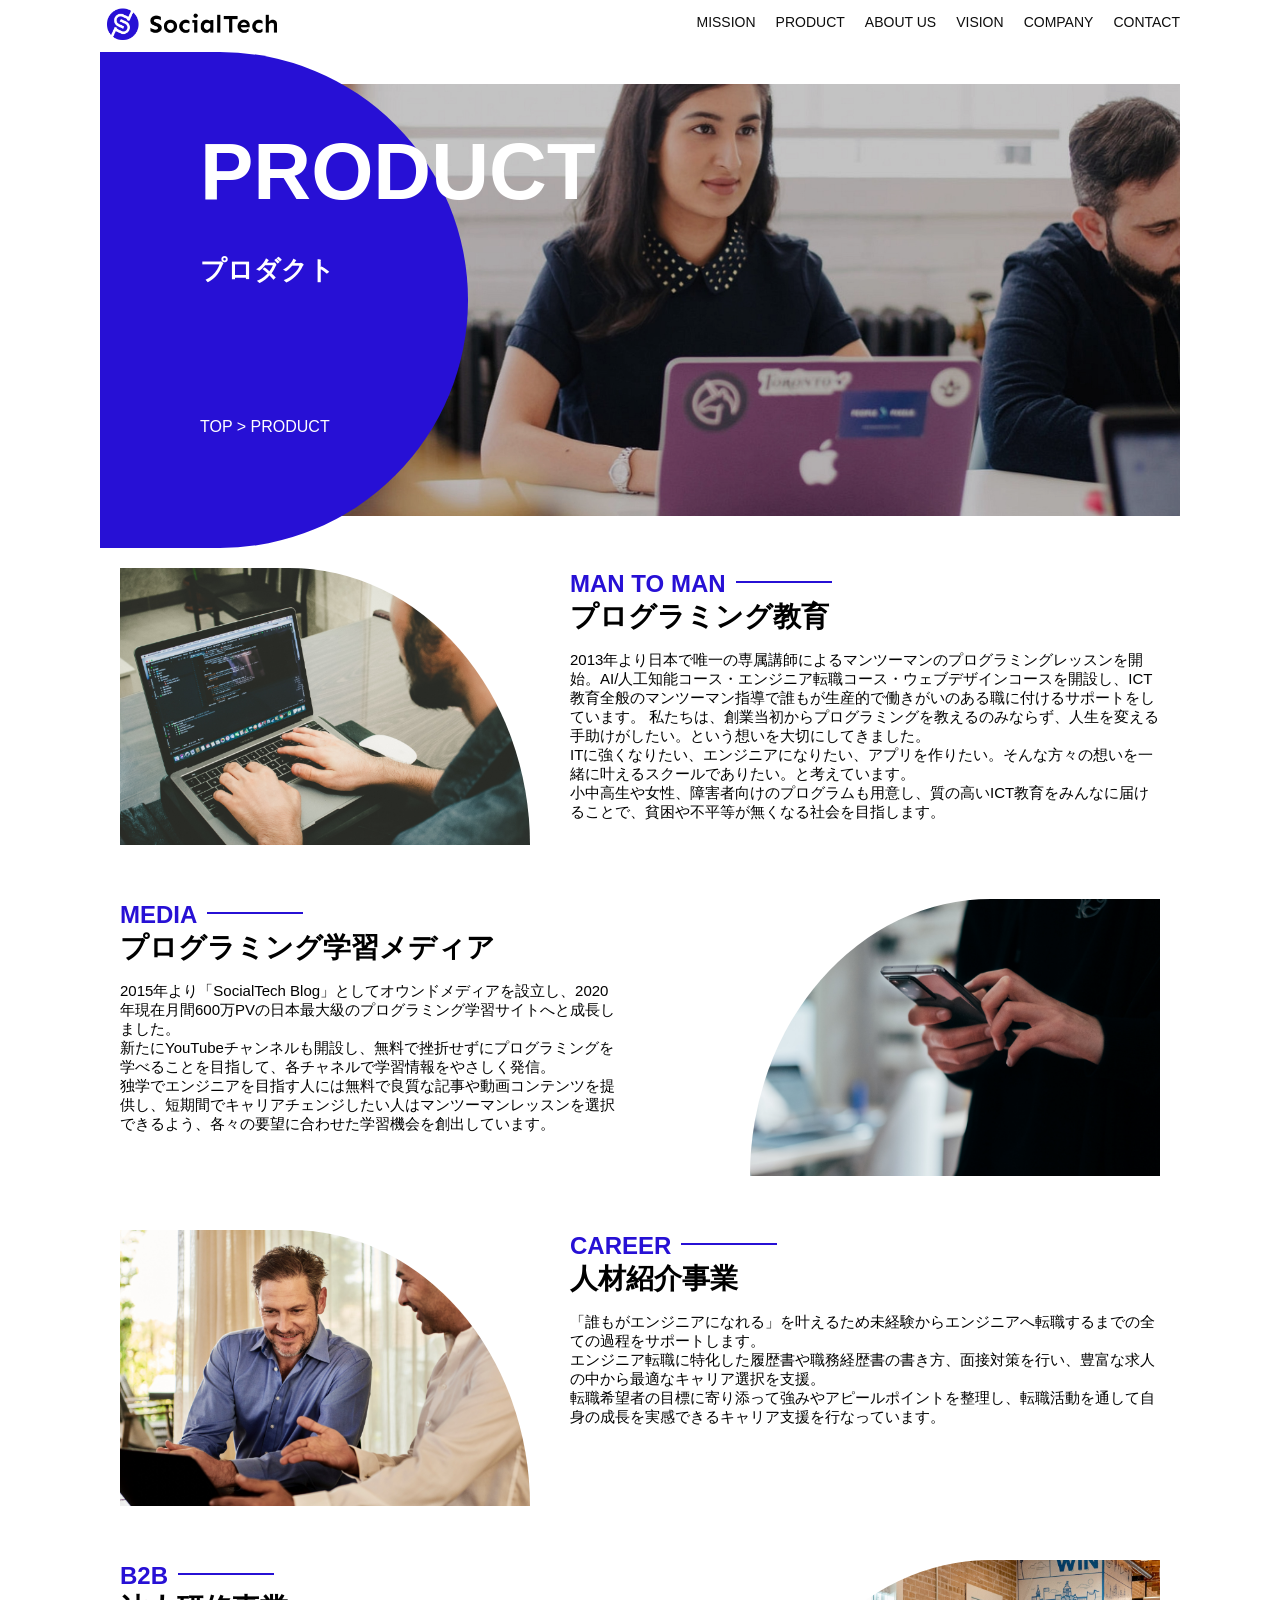
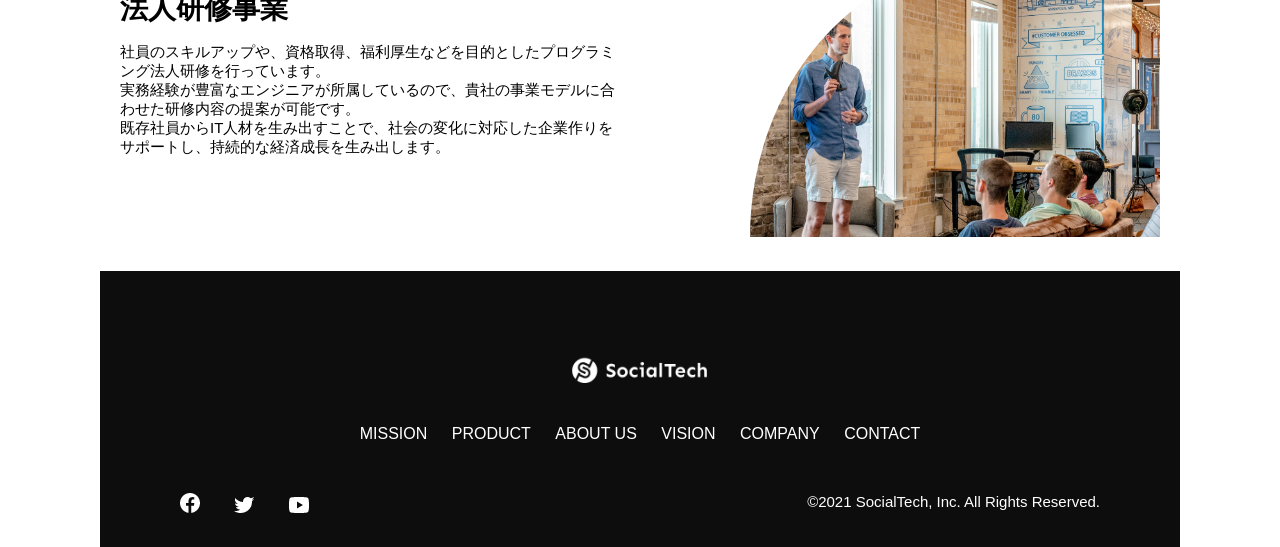
<file: kadai_tutorial_output/socialtech/product.html>
<!DOCTYPE html>
<html>
  <head>
    <title>SocialTech -PRODUCT プロダクト-</title>
    <meta charset="utf-8">
    <meta name="description" content="SocialTechの4つのプロダクトを紹介します">
    <meta name="viewport" content="width=device-width, initial-scale=1.0">
    <link rel="stylesheet" href="style.css">
  </head>

  <body>
    <!-- ヘッダー -->
    <header>
      <!-- ロゴ -->
      <a href="index.html" id="logo">
        <img src="images/logo.png" alt="トップページに戻る">
      </a>

      <!-- PC用ナビゲーション -->
      <nav id="nav-pc">
        <ul>
          <li><a href="mission.html">MISSION</a></li>
          <li><a href="product.html">PRODUCT</a></li>
          <li><a href="index.html#aboutus">ABOUT US</a></li>
          <li><a href="index.html#vision">VISION</a></li>
          <li><a href="index.html#company">COMPANY</a></li>
          <li><a href="index.html#contact">CONTACT</a></li>
        </ul>
      </nav>

      <!-- スマホ用メニューボタン -->
      <button id="menu-sp" onclick="document.getElementById('nav-sp').style.display = 'block'">
        <img src="images/button-menu.png" alt="ナビゲーションを開く">
      </button>

      <!-- スマホ用ナビゲーション -->
      <div id="nav-sp">
        <button id="close" onclick="document.getElementById('nav-sp').style.display = 'none'">
          <img src="images/button-close.png" alt="ナビゲーションを閉じる">
        </button>

        <nav>
          <ul>
            <li>
              <a id="logo-sp" href="index.html" onclick="document.getElementById('nav-sp').style.display = 'none'"><img src="images/logo-sp.png" alt="トップページに戻る"></a>
            </li>
            <li><a class="menu" href="mission.html" onclick="document.getElementById('nav-sp').style.display = 'none'">MISSION</a></li>
            <li><a class="menu" href="product.html" onclick="document.getElementById('nav-sp').style.display = 'none'">PRODUCT</a></li>
            <li><a class="menu" href="index.html#aboutus" onclick="document.getElementById('nav-sp').style.display = 'none'">ABOUT US</a></li>
            <li><a class="menu" href="index.html#vision" onclick="document.getElementById('nav-sp').style.display = 'none'">VISION</a></li>
            <li><a class="menu" href="index.html#company" onclick="document.getElementById('nav-sp').style.display = 'none'">COMPANY</a></li>
            <li><a class="menu" href="index.html#contact" onclick="document.getElementById('nav-sp').style.display = 'none'">CONTACT</a></li>
          </ul>
        </nav>
        <div id="sns">
          <a href="https://www.facebook.com/sejuku2013">
            <img src="images/button-facebook.png" alt="Facebookのリンク">
          </a>
          <a href="https://twitter.com/samuraijuku">
            <img src="images/button-twitter.png" alt="Twitterのリンク">
          </a>
          <a href="https://www.youtube.com/channel/UCCFOQO5aDK0xXam4cUQXT8g">
            <img src="images/button-youtube.png" alt="YouTubeのリンク">
          </a>
        </div>
      </div>
    </header>

    <main>
      <article>
        <section id="product-main">
           <div class="product-main-inner">
             <div id="product-title">
               <h1>PRODUCT<br><span>プロダクト</span></h1>
               <p>TOP > PRODUCT</p>
             </div>
           </div>
         </section>
         <section class="product-section product-section-left">
           <div class="product-section-img">
             <img src="images/product/product-mantoman.png" alt="PCでコードを書く男性">
           </div>
           <div class="product-read">
             <h2 class="product-h2">MAN TO MAN</h2>
             <h3 class="product-h3">プログラミング教育</h3>
             <p>
               2013年より日本で唯一の専属講師によるマンツーマンのプログラミングレッスンを開始。AI/人工知能コース・エンジニア転職コース・ウェブデザインコースを開設し、ICT教育全般のマンツーマン指導で誰もが生産的で働きがいのある職に付けるサポートをしています。 私たちは、創業当初からプログラミングを教えるのみならず、人生を変える手助けがしたい。という想いを大切にしてきました。<br>ITに強くなりたい、エンジニアになりたい、アプリを作りたい。そんな方々の想いを一緒に叶えるスクールでありたい。と考えています。<br>小中高生や女性、障害者向けのプログラムも用意し、質の高いICT教育をみんなに届けることで、貧困や不平等が無くなる社会を目指します。
             </p>
           </div>
         </section>
 
         <section class="product-section product-section-right">
           <div class="product-read">
             <h2 class="product-h2">MEDIA</h2>
             <h3 class="product-h3">プログラミング学習メディア</h3>
             <p>2015年より「SocialTech Blog」としてオウンドメディアを設立し、2020年現在月間600万PVの日本最大級のプログラミング学習サイトへと成長しました。<br>新たにYouTubeチャンネルも開設し、無料で挫折せずにプログラミングを学べることを目指して、各チャネルで学習情報をやさしく発信。<br>独学でエンジニアを目指す人には無料で良質な記事や動画コンテンツを提供し、短期間でキャリアチェンジしたい人はマンツーマンレッスンを選択できるよう、各々の要望に合わせた学習機会を創出しています。</p>
           </div>
           <div class="product-section-img">
             <img src="images/product/product-media.png" alt="スマートフォンを操作する人">
           </div>
         </section>
 
         <section class="product-section product-section-left">
           <div class="product-section-img">
             <img src="images/product/product-career.png" alt="笑顔で話し合う2人の男性">
           </div>
           <div class="product-read">
             <h2 class="product-h2">CAREER</h2>
             <h3 class="product-h3">人材紹介事業</h3>
             <p>「誰もがエンジニアになれる」を叶えるため未経験からエンジニアへ転職するまでの全ての過程をサポートします。<br>エンジニア転職に特化した履歴書や職務経歴書の書き方、面接対策を行い、豊富な求人の中から最適なキャリア選択を支援。<br>転職希望者の目標に寄り添って強みやアピールポイントを整理し、転職活動を通して自身の成長を実感できるキャリア支援を行なっています。<br></p>
           </div>
         </section>
 
         <section class="product-section product-section-right">
           <div class="product-read">
             <h2 class="product-h2">B2B</h2>
             <h3 class="product-h3">法人研修事業</h3>
             <p>社員のスキルアップや、資格取得、福利厚生などを目的としたプログラミング法人研修を行っています。<br>実務経験が豊富なエンジニアが所属しているので、貴社の事業モデルに合わせた研修内容の提案が可能です。<br>既存社員からIT人材を生み出すことで、社会の変化に対応した企業作りをサポートし、持続的な経済成長を生み出します。</p>
           </div>
           <div class="product-section-img">
             <img src="images/product/product-b2b.png" alt="講演中の男性とそれを聴く人々">
           </div>
         </section>
      </article>
    </main>

    <footer>
      <div id="footer-logo">
        <img src="images/logo-sp.png" alt="SocialTech">
      </div>
      <div id="footer-link">
        <a href="mission.html">MISSION</a>
        <a href="product.html">PRODUCT</a>
        <a href="index.html#aboutus">ABOUT US</a>
        <a href="index.html#vision">VISION</a>
        <a href="index.html#company">COMPANY</a>
        <a href="index.html#contact">CONTACT</a>
      </div>
      <div id="sns-footer">
        <div class="sns-btns">
          <a href="https://www.facebook.com/sejuku2013"><img src="images/button-facebook.png" alt="Facebookのリンク"></a>
          <a href="https://twitter.com/samuraijuku"><img src="images/button-twitter.png" alt="Twitterのリンク"></a>
          <a href="https://www.youtube.com/channel/UCCFOQO5aDK0xXam4cUQXT8g"><img src="images/button-youtube.png" alt="YouTubeのリンク"></a>
        </div>
        <p id="copyright">&copy;2021 SocialTech, Inc. All Rights Reserved.</p>
      </div>
    </footer>
    
  </body>
</html>
</file>
<file: style.css>
/* PC、スマホ共通スタイル */
* {
  box-sizing: border-box;
}

p {
  font-size: 15px;
}

body {
  max-width: 1080px;
  margin: 0 auto 0 auto;
  font-family: "Source Sans Pro", "Hiragino Kaku Gothic ProN", Meiryo, Arial, sans-serif;
}

/*ヘッダー*/
header {
  display: flex;
  justify-content: space-between;
}

/*ナビゲーションのレイアウト*/
#nav-pc {
  font-size: 14px;
}

#nav-pc ul {
  display: flex;
  padding-left: 0;
}

#nav-pc li {
  list-style: none;
}

/*ナビゲーションのリンクの装飾設定*/
#nav-pc a {
  text-decoration: none;
  margin-left: 20px;
  color: #0d0d0d;
}

#nav-pc a:hover {
  text-decoration: underline;
}
/* スマホ用ナビ非表示 */
#nav-sp,
#menu-sp {
  display: none;
}

/*メインビジュアル*/
#main-visual {
  position: relative;
  height: 400px;
}

#main-message {
  position: absolute;
  top: 0;
  left: 0;
  background-color: #2710d5;
  color: #ffffff;
  border-radius: 0 0 476px 0;
  max-width: 620px;
  width: 100%;
  height: 100%;
  z-index: 11;
}

#main-message > h1 {
  font-size: 60px;
  margin: 100px 0 0 50px;
}

#main-message > p {
  font-size: 28px;
  margin: 0 0 0 50px;
}

#main-visual > img {
  width: 620px;
  border-radius: 476px 0 0 0;
  position: absolute;
  top: 0;
  right: 0;
  z-index: 10;
}

h2 {
  margin-top: 40px;
}

h2::after {
  content: url("images/line.png");
  margin-left: 10px;
}

h3 {
  font-size: 27px;
}

/*ミッション*/
#mission {
  margin: 80px auto 80px auto;
}

#mission-flex {
  display: flex;
}

#mission-flex > div {
  width: 50%;
  margin: 20px;
}

#mission-photo {
  width: 100%;
}

#s2dgs {
  margin-top: 50px;
  width: 100%;
}

#product {
  background-color: #fafafa;
  margin: 80px 0 80px 0;
  padding: 10px 40px 0px 40px;
}

#product .product-flex {
  display: flex;
  margin-top: 40px;
}

#product-left {
  width: 50%;
  margin-right: 20px;
}

#product-right {
  width: 50%;
  margin-left: 20px;
  margin-top: 80px;
}

#product-left > div {
  position: relative;
  height: 480px;
  margin-right: 20px;
}

#product-right > div {
  position: relative;
  height: 480px;
  margin-left: 20px;
}

.product-photo {
  width: 100%;
}

.product-explain {
  background-color: #ffffff;
  position: absolute;
  left: 0;
  bottom: 50px;
  margin: 0 40px 0 40px;
  padding: 20px;
  box-shadow: 5px 5px 10px rgba(0, 0, 0, 0.05);
}

.product-explain > span {
  color: #2710d5;
  font-weight: bold;
  font-size: 16px;
  margin: 0;
}

.product-explain > h3 {
  margin: 5px 0 5px 0;
}

.product-explain > p {
  font-size: 14px;
  margin: 0;
}

#product-more {
  text-align: center;
}

#product-more > a {
  position: relative;
  bottom: -42px;
}

#aboutus {
  margin: 80px auto 80px auto;
}

#aboutus > div {
  display: flex;
}

.culture-img {
  width: 50%;
  align-self: flex-start;
}

.culture-img2 {
  width: 100%;
  margin-top: 50px;
}

.culture-table {
  margin-right: 50px;
}

.culture-num {
  font-size: 80px;
  color: #2710d5;
  padding: 0 20px 0 0;
}

.culture-table th {
  text-align: left;
  font-size: 20px;
  font-weight: bold;
}

.culture-en {
  color: #2710d5;
  font-size: 24px;
}

.culture-description {
  margin: 0;
}

#vision {
  margin: 80px auto 80px auto;
}

#vision > div {
  display: flex;
  justify-content: space-between;
  flex-wrap: wrap;
}

.vision-box {
  width: 300px;
  height: 300px;
  margin-bottom: 30px;
  position: relative;
}

.vision-box > img {
  width: 100%;
  position: relative;
  z-index: 30;
}

.vision-box > div {
  position: absolute;
  top: 0;
  left: 0;
  z-index: 31;
  margin-right: 20px;
}

.vision-box > div > h4 {
  color: #2710d5;
  font-size: 19px;
  margin: 80px 0 0 0;
}

.vision-box > div > h4::first-letter {
  font-size: 40px;
}

.vision-box > div > h5 {
  font-size: 20px;
  margin: 0 0 0 0;
}

.vision-box > div > p {
  margin: 10px 0 0 0;
}

#company {
  margin: 80px auto 80px auto;
}

#company-table {
  width: 100%;
}

.tableheader {
  text-align: left;
  padding: 20px;
  border-bottom-color: #2710d5;
  border-bottom-width: 1px;
  border-bottom-style: solid;
  width: 100px;
}

.tableheader-first {
  border-top-color: #2710d5;
  border-top-width: 1px;
  border-top-style: solid;
}

.cell {
  padding: 30px;
  border-bottom-color: #ececec;
  border-bottom-width: 1px;
  border-bottom-style: solid;
}

.cell-first {
  border-top-color: #ececec;
  border-top-width: 1px;
  border-top-style: solid;
}

#company > iframe {
  width: 100%;
  height: 368px;
  margin-top: 40px;
}

#contact {
  margin: 80px auto 80px auto;
}

#contact > form > div {
  display: flex;
  flex-direction: row;
  flex-wrap: wrap;
  padding-bottom: 30px;
}

.contact-heading {
  width: 240px;
  align-self: center;
}

.contact-label {
  font-weight: bold;
}

.contact-span {
  color: #ce2222;
  margin: 0 0 0 20px;
  font-weight: bold;
}

/* テキストボックス */
.contact-textbox {
  border-top: 0px;
  border-left: 0px;
  border-right: 0px;
  border-bottom-width: 1px;
  border-bottom-color: #707070;
  border-style: solid;
  background-color: #fafafa;
  width: 400px;
  height: 56px;
}

/* お問い合わせ内容のテキストエリア */
.contact-textarea {
  border-top: 0px;
  border-left: 0px;
  border-right: 0px;
  border-bottom-width: 1px;
  border-bottom-color: #707070;
  background-color: #fafafa;
  width: 400px;
  height: 200px;
}

/* 個人情報の取り扱い */
#contact dt {
  font-weight: bold;
}

#contact dd {
  margin: 0 0 16px 0;
}

#contact dd p {
  margin: 0;
}

#contact dd ul {
  padding-left: 0;
}

#contact dd li {
  margin-bottom: 0;
  list-style: none;
}

/* フッター */
footer {
  background-color: #0d0d0d;
  text-align: center;
  padding: 80px 80px 30px 80px;
}

#footer-logo {
  margin-bottom: 30px;
}

#footer-link {
  margin-bottom: 50px;
}

#footer-link > a {
  text-decoration: none;
  margin: 10px;
  color: #ffffff;
}

#footer-link > a:hover {
  text-decoration: underline;
}
#sns-footer {
  display: flex;
  justify-content: space-between;
}

#sns-footer a {
  margin-right: 30px;
}

#copyright {
  color: #ffffff;
  margin: 0;
}

/* mission.html用スタイル */
/* ミッションのメインビジュアル */
.mission-main-inner {
  background-image: url("images/mission/mission-main.png");
  background-repeat: no-repeat;
  background-position-y: center;
}

#mission-title {
  background-color: #2710d5;
  width: 368px;
  color: #ffffff;
  height: 496px;
  border-radius: 0 248px 248px 0;
  position: relative;
}

#mission-title h1 {
  position: absolute;
  top: 0;
  left: 100px;
  font-size: 80px;
  line-height: 1;
}

#mission-title h1 span {
  font-size: 26px;
}

#mission-title > p {
  position: absolute;
  top: 350px;
  left: 100px;
  font-size: 16px;
}

/* ミッションページ　S2DGSの設定 */
#mission-s2dgs {
  padding: 20px;
}

.mission-h2 {
  color: #2710d5;
  font-size: 40px;
}
.mission-h2::after {
  content: none;
}

/* ミッションページ　5つのゴールの設定 */
#mission-five-goals {
  padding: 20px;
  display: flex;
}

#mission-five-goals .five-goals-image {
  width: 30%;
  padding: 20px;
}

#mission-five-goals .five-goals-image img {
  width: 100%;
}

#mission-five-goals .five-goals-read {
  width: 70%;
  padding: 20px;
}

#mission-five-goals .five-goals-read > div {
  margin-bottom: 40px;
}

.fivegoals-image-right {
  float: right;
  margin: 20px;
}

.fivegoals-image-left {
  float: left;
  margin: 20px;
}

.fivegoals-number {
  color: #2710d5;
  font-size: 48px;
  font-weight: bold;
  margin: 0;
}

.fivegoals-h3 {
  font-size: 28px;
  margin: 0;
}

.fivegoals-p {
  margin: 0;
}

/* プロダクトページ */
.product-main-inner {
  background-image: url("images/product/product-main.png");
  background-repeat: no-repeat;
  background-position-y: center;
}
#product-title {
  background-color: #2710d5;
  width: 368px;
  color: #ffffff;
  height: 496px;
  border-radius: 0 248px 248px 0;
  position: relative;
}

#product-title h1 {
  position: absolute;
  top: 0;
  left: 100px;
  font-size: 80px;
  line-height: 1;
}

#product-title h1 span {
  font-size: 26px;
}

#product-title > p {
  position: absolute;
  top: 350px;
  left: 100px;
  font-size: 16px;
}

/* セクション */
.product-section {
  display: flex;
  padding: 20px 20px 0;
}

.product-section .product-section-img {
  width: 450px;
}

/* 左が画像のセクション*/
.product-section-left .product-section-img img {
  width: 100%;
  padding: 0 40px 30px 0;
  border-radius: 0 432px 0 0;
}

.product-section-left .product-read {
  width: 50%;
  flex-grow: 1;
}

.product-section-left .product-read p {
  margin-bottom: 0;
}

/* 右が画像のセクション*/
.product-section-right {
  justify-content: space-between;
}

.product-section-right .product-section-img img {
  width: 100%;
  padding: 0 0 30px 40px;
  border-radius: 432px 0 0 0;
}

.product-section-right .product-read {
  width: 500px;
}

.product-h2 {
  color: #2710d5;
  font-size: 24px;
  margin: 0;
}

.product-h3 {
  font-size: 28px;
  margin: 0;
}

/*スマホ用スタイル*/
@media screen and (max-width: 767px) {
  /* PC用ナビゲーション非表示 */
  #nav-pc {
    display: none;
  }

  /* ハンバーガーメニュー */
  #menu-sp {
    display: block;
    background-color: transparent;
    float: right;
    padding: 0;
    border: none;
  }

  /* スマホ用ナビゲーションの表示切替*/
  /* 初期状態、レイアウトと非表示設定 */
  #nav-sp {
    background-color: #2710d5;
    position: fixed;
    left: 0;
    top: 0;
    height: 100%;
    width: 100%;
    display: none;
    z-index: 100;
  }

  /* ×ボタン */
  #close {
    position: absolute;
    top: 20px;
    right: 20px;
    background-color: transparent;
    border: none;
  }

  #nav-sp nav ul {
    padding-left: 0;
  }

  #nav-sp nav li {
    list-style: none;
  }

  /* ナビゲーションメニュー用ロゴ */
  #logo-sp {
    margin: 80px 0 30px 20px;
  }

  /* ナビゲーションのリンクの装飾設定 */
  #nav-sp nav a {
    display: block;
    color: #ffffff;
  }

  #nav-sp nav a:hover {
    text-decoration: underline;
  }

  #nav-sp .menu {
    text-decoration: none;
    margin: 0 20px 0 20px;
    height: 44px;
    font-size: 16px;
    background-image: url("images/arrow.png");
    background-repeat: no-repeat;
    background-position: right top;
  }

  #sns {
    position: absolute;
    bottom: 20px;
    left: 20px;
  }

  #sns > a {
    margin-right: 30px;
  }
  /* メインビジュアル */
  #main-visual {
    position: relative;
    height: 470px;
  }

  #main-visual > div {
    text-align: center;
    height: 280px;
  }

  #main-visual h1 {
    font-size: 28px;
    margin: 90px 0 0 0;
  }

  #main-visual > div > p {
    margin: 0;
    font-size: 15px;
  }

  #main-visual > img {
    width: 100%;
    border-radius: 476px 0 0 0;
    top: auto;
    bottom: 0;
  }

  h2 {
    margin: 15px 0 15px 0;
  }

  h3 {
    font-size: 24px;
    margin: 10px 0 0 0;
  }

  /* ミッション */
  #mission {
    margin: 20px 0 20px 0;
    padding: 0 20px 0 20px;
  }
  #mission-flex {
    flex-direction: column;
  }
  #mission-flex > div {
    width: 100%;
    margin: 0;
  }

  /* プロダクト */
  #product {
    margin: 0;
    padding: 10px 20px 0 20px;
  }

  #product .product-flex {
    flex-direction: column;
    margin-top: 0;
  }

  #product-left,
  #product-right {
    width: 100%;
    margin: 0;
  }

  #product-left > div,
  #product-right > div {
    height: auto;
    margin: 0;
  }

  .product-explain {
    position: relative;
    margin: 0;
  }

  .product-explain > h3 {
    margin: 10px 0 10px 0;
    font-size: 24px;
  }

  #product-more {
    text-align: left;
  }

  /* ABOUT US */
  #aboutus {
    margin: 80px 20px 80px 20px;
  }

  #aboutus > div {
    flex-direction: column;
  }

  .culture-table th {
    font-size: 16px;
  }

  .culture-table {
    margin-left: 0;
    padding-right: 20px;
    order: 2;
  }

  .culture-img {
    width: 100%;
    order: 1;
  }

  .culture-img2 {
    margin-top: 0;
  }

  .culture-num {
    padding: 0;
  }

  .culture-description {
    margin: 0;
  }

  /* ビジョン */
  #vision {
    margin: 80px 20px 80px 20px;
  }

  .vision-box > img {
    position: absolute;
    top: 0;
    left: 0;
  }

  .vision-box > div h4 {
    margin: 60px 0 0 0;
  }

  /*  カンパニー */

  #company {
    margin: 20px;
  }

  #company > h3 {
    margin-bottom: 20px;
  }

  .tableheader {
    width: 50px;
  }

  .cell {
    padding: 20px;
  }

  #company > iframe {
    height: 240px;
  }

  /* お問い合わせ */

  #contact {
    margin: 80px 20px 80px 20px;
  }

  #contact > h3 {
    margin-bottom: 20px;
  }

  #contact > form > div {
    flex-direction: column;
    margin-bottom: 20px;
  }

  .contact-heading {
    align-self: auto;
    margin-bottom: 20px;
  }

  .contact-textbox {
    min-width: 300px;
    width: 100%;
  }

  .contact-textarea {
    height: 150px;
    width: 100%;
  }

  .radiobutton {
    margin-bottom: 20px;
  }

  /* フッター */

  footer {
    padding: 30px 20px 50px 20px;
    text-align: left;
  }

  #footer-link > a {
    margin: 0 20px 30px 0;
    display: block;
    background-image: url("images/arrow.png");
    background-repeat: no-repeat;
    background-position: right top;
  }

  #footer-link > a:hover {
    text-decoration: underline;
  }

  #sns-footer {
    flex-direction: column;
    justify-content: flex-start;
  }

  #copyright {
    font-size: 12px;
    margin-top: 30px;
  }

  /* mission.html用スタイル */
  /* ミッションのメインビジュアル */
  #mission-main {
    height: 256px;
    margin-top: 4%;
    position: relative;
  }

  .mission-main-inner {
    height: 80%;
    background-size: cover;
  }

  #mission-title {
    width: 136px;
    height: 256px;
    position: absolute;
    top: -10%;
  }

  #mission-title h1 {
    left: 20px;
    font-size: 40px;
  }

  #mission-title h1 span {
    font-size: 18px;
  }

  #mission-title > p {
    top: 180px;
    left: 20px;
    font-size: 13px;
  }

  /* ミッションページ　S2DGSの設定 */
  .mission-h2 {
    font-size: 38px;
    margin: 0px;
  }

  .mission-h2::after {
    content: none;
  }

  #mission-s2dgs > img {
    width: 100%;
  }

  /* ミッションページ　5つのゴールの設定 */
  #mission-five-goals {
    flex-direction: column;
  }

  #mission-five-goals > div {
    padding: 0;
  }

  #mission-five-goals .five-goals-image,
  #mission-five-goals .five-goals-read {
    width: 100%;
    padding: 0;
  }

  #mission-five-goals .five-goals-read > div {
    display: flex;
    flex-direction: column;
  }

  .fivegoals-image-right,
  .fivegoals-image-right {
    align-self: center;
  }

  /* プロダクトページ */
  #product-main {
    height: 256px;
    margin-top: 4%;
    position: relative;
  }

  .product-main-inner {
    height: 80%;
    background-size: cover;
  }

  #product-title {
    width: 136px;
    height: 256px;
    position: absolute;
    top: -10%;
  }

  #product-title h1 {
    left: 20px;
    font-size: 40px;
  }

  #product-title h1 span {
    font-size: 18px;
  }

  #product-title > p {
    top: 180px;
    left: 20px;
    font-size: 13px;
  }

  /* セクション */
  .product-section {
    flex-direction: column;
  }

  .product-section .product-section-img {
    width: 100%;
  }

  .product-section .product-section-img img {
    width: 100%;
    padding: 0;
  }

  /* 左が画像のセクション*/
  .product-section-left .product-section-img img {
    border-radius: 0 300px 0 0;
  }

  .product-section-left .product-read {
    width: 100%;
    flex-grow: 1;
  }

  /* 右が画像のセクション*/
  .product-section-right .product-section-img img {
    order: 1;
    border-radius: 300px 0 0 0;
  }

  .product-section-right .product-read {
    order: 2;
    width: 100%;
  }
}
</file>
<file: html-css-kadai_013/style.css>
/* PC、スマホ共通スタイル */
body {
  font-family: "Source Sans Pro", "Hiragino Kaku Gothic ProN", Meiryo, Arial,
    sans-serif;
}

p {
  font-size: 15px;
}

#main-visual>img {
  width: 100%;
  margin-bottom: 80px;
}

/*================
PC用のスタイル 
=================*/
@media screen and (min-width: 768px) {
  /* 横幅設定 */
  body {
    max-width: 1080px;
    min-width: 960px;
    margin: 0 auto 0 auto;
  }

  /* ヘッダー */
  header {
    display: flex;
    justify-content: space-between;
  }

  /* ナビゲーションのレイアウト */
  #nav-pc {
    text-align: right;
    font-size: 14px;
    padding-top: 15px;
  }

  /* ナビゲーションのリンクの装飾設定 */
  #nav-pc>a {
    text-decoration: none;
    margin-left: 20px;
  }

  #nav-pc>a:link {
    color: #0d0d0d;
  }

  #nav-pc>a:visited {
    color: #0d0d0d;
  }

  #nav-pc>a:hover {
    color: #0d0d0d;
    text-decoration: underline;
  }

  #nav-pc>a:active {
    color: #0d0d0d;
  }
  #menu-sp{
    display: none;
  }
  #nav-sp{
    display: none;
  }
}

/*================
スマホ用のスタイル 
=================*/
@media screen and (max-width: 767px) {
  body{
    min-width: 375px;
    margin: 0;
  }
  #nav-pc{
    display: none;
  }
  #menu-sp{
    float: right;
    padding: 0;
  }
  #nav-sp{
    background-color: #ce933e;
    position: fixed;
    left: 0;
    top: 0;
    height: 100%;
    width: 100%;
    display: none;
    z-index: 100;
  }
  #nav-sp ul{
    padding-left: 0;
  }
  #nav-sp li{
    list-style: none;
  }
  #close{
    position: absolute;
    top: 20px;
    right: 20px;
  }
  #logo-sp{
    margin: 80px 0 30px 20px;
  }
  #nav-sp a{
    display: block;
  }
  #nav-sp a:link{
    color: #ffffff;
  }
  #nav-sp a:visited{
    color: #ffffff;
  }
  #nav-sp a:active{
    color: #ffffff;
  }
  #nav-sp .menu{
    text-decoration: none;
    display: block;
    margin-left: 20px;
    margin-right: 20px;
    height: 44px;
    font-size: 16px;
    background-image: url("images/arrow.png"); 
    background-repeat: no-repeat;
    background-position: right top;
  }
  
}
</file>
<file: kadai_tutorial_output/socialtech/style.css>
/* PC、スマホ共通スタイル */
* {
  box-sizing: border-box;
}

p {
  font-size: 15px;
}

body {
  max-width: 1080px;
  margin: 0 auto 0 auto;
  font-family: "Source Sans Pro", "Hiragino Kaku Gothic ProN", Meiryo, Arial, sans-serif;
}

/*ヘッダー*/
header {
  display: flex;
  justify-content: space-between;
}

/*ナビゲーションのレイアウト*/
#nav-pc {
  font-size: 14px;
}

#nav-pc ul {
  display: flex;
  padding-left: 0;
}

#nav-pc li {
  list-style: none;
}

/*ナビゲーションのリンクの装飾設定*/
#nav-pc a {
  text-decoration: none;
  margin-left: 20px;
  color: #0d0d0d;
}

#nav-pc a:hover {
  text-decoration: underline;
}
/* スマホ用ナビ非表示 */
#nav-sp,
#menu-sp {
  display: none;
}

/*メインビジュアル*/
#main-visual {
  position: relative;
  height: 400px;
}

#main-message {
  position: absolute;
  top: 0;
  left: 0;
  background-color: #2710d5;
  color: #ffffff;
  border-radius: 0 0 476px 0;
  max-width: 620px;
  width: 100%;
  height: 100%;
  z-index: 11;
}

#main-message > h1 {
  font-size: 60px;
  margin: 100px 0 0 50px;
}

#main-message > p {
  font-size: 28px;
  margin: 0 0 0 50px;
}

#main-visual > img {
  width: 620px;
  border-radius: 476px 0 0 0;
  position: absolute;
  top: 0;
  right: 0;
  z-index: 10;
}

h2 {
  margin-top: 40px;
}

h2::after {
  content: url("images/line.png");
  margin-left: 10px;
}

h3 {
  font-size: 27px;
}

/*ミッション*/
#mission {
  margin: 80px auto 80px auto;
}

#mission-flex {
  display: flex;
}

#mission-flex > div {
  width: 50%;
  margin: 20px;
}

#mission-photo {
  width: 100%;
}

#s2dgs {
  margin-top: 50px;
  width: 100%;
}

#product {
  background-color: #fafafa;
  margin: 80px 0 80px 0;
  padding: 10px 40px 0px 40px;
}

#product .product-flex {
  display: flex;
  margin-top: 40px;
}

#product-left {
  width: 50%;
  margin-right: 20px;
}

#product-right {
  width: 50%;
  margin-left: 20px;
  margin-top: 80px;
}

#product-left > div {
  position: relative;
  height: 480px;
  margin-right: 20px;
}

#product-right > div {
  position: relative;
  height: 480px;
  margin-left: 20px;
}

.product-photo {
  width: 100%;
}

.product-explain {
  background-color: #ffffff;
  position: absolute;
  left: 0;
  bottom: 50px;
  margin: 0 40px 0 40px;
  padding: 20px;
  box-shadow: 5px 5px 10px rgba(0, 0, 0, 0.05);
}

.product-explain > span {
  color: #2710d5;
  font-weight: bold;
  font-size: 16px;
  margin: 0;
}

.product-explain > h3 {
  margin: 5px 0 5px 0;
}

.product-explain > p {
  font-size: 14px;
  margin: 0;
}

#product-more {
  text-align: center;
}

#product-more > a {
  position: relative;
  bottom: -42px;
}

#aboutus {
  margin: 80px auto 80px auto;
}

#aboutus > div {
  display: flex;
}

.culture-img {
  width: 50%;
  align-self: flex-start;
}

.culture-img2 {
  width: 100%;
  margin-top: 50px;
}

.culture-table {
  margin-right: 50px;
}

.culture-num {
  font-size: 80px;
  color: #2710d5;
  padding: 0 20px 0 0;
}

.culture-table th {
  text-align: left;
  font-size: 20px;
  font-weight: bold;
}

.culture-en {
  color: #2710d5;
  font-size: 24px;
}

.culture-description {
  margin: 0;
}

#vision {
  margin: 80px auto 80px auto;
}

#vision > div {
  display: flex;
  justify-content: space-between;
  flex-wrap: wrap;
}

.vision-box {
  width: 300px;
  height: 300px;
  margin-bottom: 30px;
  position: relative;
}

.vision-box > img {
  width: 100%;
  position: relative;
  z-index: 30;
}

.vision-box > div {
  position: absolute;
  top: 0;
  left: 0;
  z-index: 31;
  margin-right: 20px;
}

.vision-box > div > h4 {
  color: #2710d5;
  font-size: 19px;
  margin: 80px 0 0 0;
}

.vision-box > div > h4::first-letter {
  font-size: 40px;
}

.vision-box > div > h5 {
  font-size: 20px;
  margin: 0 0 0 0;
}

.vision-box > div > p {
  margin: 10px 0 0 0;
}

#company {
  margin: 80px auto 80px auto;
}

#company-table {
  width: 100%;
}

.tableheader {
  text-align: left;
  padding: 20px;
  border-bottom-color: #2710d5;
  border-bottom-width: 1px;
  border-bottom-style: solid;
  width: 100px;
}

.tableheader-first {
  border-top-color: #2710d5;
  border-top-width: 1px;
  border-top-style: solid;
}

.cell {
  padding: 30px;
  border-bottom-color: #ececec;
  border-bottom-width: 1px;
  border-bottom-style: solid;
}

.cell-first {
  border-top-color: #ececec;
  border-top-width: 1px;
  border-top-style: solid;
}

#company > iframe {
  width: 100%;
  height: 368px;
  margin-top: 40px;
}

#contact {
  margin: 80px auto 80px auto;
}

#contact > form > div {
  display: flex;
  flex-direction: row;
  flex-wrap: wrap;
  padding-bottom: 30px;
}

.contact-heading {
  width: 240px;
  align-self: center;
}

.contact-label {
  font-weight: bold;
}

.contact-span {
  color: #ce2222;
  margin: 0 0 0 20px;
  font-weight: bold;
}

/* テキストボックス */
.contact-textbox {
  border-top: 0px;
  border-left: 0px;
  border-right: 0px;
  border-bottom-width: 1px;
  border-bottom-color: #707070;
  border-style: solid;
  background-color: #fafafa;
  width: 400px;
  height: 56px;
}

/* お問い合わせ内容のテキストエリア */
.contact-textarea {
  border-top: 0px;
  border-left: 0px;
  border-right: 0px;
  border-bottom-width: 1px;
  border-bottom-color: #707070;
  background-color: #fafafa;
  width: 400px;
  height: 200px;
}

/* 個人情報の取り扱い */
#contact dt {
  font-weight: bold;
}

#contact dd {
  margin: 0 0 16px 0;
}

#contact dd p {
  margin: 0;
}

#contact dd ul {
  padding-left: 0;
}

#contact dd li {
  margin-bottom: 0;
  list-style: none;
}

/* フッター */
footer {
  background-color: #0d0d0d;
  text-align: center;
  padding: 80px 80px 30px 80px;
}

#footer-logo {
  margin-bottom: 30px;
}

#footer-link {
  margin-bottom: 50px;
}

#footer-link > a {
  text-decoration: none;
  margin: 10px;
  color: #ffffff;
}

#footer-link > a:hover {
  text-decoration: underline;
}
#sns-footer {
  display: flex;
  justify-content: space-between;
}

#sns-footer a {
  margin-right: 30px;
}

#copyright {
  color: #ffffff;
  margin: 0;
}

/* mission.html用スタイル */
/* ミッションのメインビジュアル */
.mission-main-inner {
  background-image: url("images/mission/mission-main.png");
  background-repeat: no-repeat;
  background-position-y: center;
}

#mission-title {
  background-color: #2710d5;
  width: 368px;
  color: #ffffff;
  height: 496px;
  border-radius: 0 248px 248px 0;
  position: relative;
}

#mission-title h1 {
  position: absolute;
  top: 0;
  left: 100px;
  font-size: 80px;
  line-height: 1;
}

#mission-title h1 span {
  font-size: 26px;
}

#mission-title > p {
  position: absolute;
  top: 350px;
  left: 100px;
  font-size: 16px;
}

/* ミッションページ　S2DGSの設定 */
#mission-s2dgs {
  padding: 20px;
}

.mission-h2 {
  color: #2710d5;
  font-size: 40px;
}
.mission-h2::after {
  content: none;
}

/* ミッションページ　5つのゴールの設定 */
#mission-five-goals {
  padding: 20px;
  display: flex;
}

#mission-five-goals .five-goals-image {
  width: 30%;
  padding: 20px;
}

#mission-five-goals .five-goals-image img {
  width: 100%;
}

#mission-five-goals .five-goals-read {
  width: 70%;
  padding: 20px;
}

#mission-five-goals .five-goals-read > div {
  margin-bottom: 40px;
}

.fivegoals-image-right {
  float: right;
  margin: 20px;
}

.fivegoals-image-left {
  float: left;
  margin: 20px;
}

.fivegoals-number {
  color: #2710d5;
  font-size: 48px;
  font-weight: bold;
  margin: 0;
}

.fivegoals-h3 {
  font-size: 28px;
  margin: 0;
}

.fivegoals-p {
  margin: 0;
}

 /* プロダクトページ */
 .product-main-inner{
  background-image: url("images/product/product-main.png");
  background-repeat: no-repeat;
  background-position-y: center;
 }
 #product-title {
   background-color: #2710d5;
   width: 368px;
   color: #ffffff;
   height: 496px;
   border-radius: 0 248px 248px 0;
   position: relative;
 }

 #product-title h1 {
   position: absolute;
   top: 0;
   left: 100px;
   font-size: 80px;
   line-height: 1;
 }

  #product-title h1 span {
   font-size: 26px;
 }

 #product-title > p {
   position: absolute;
   top: 350px;
   left: 100px;
   font-size: 16px;
 }

  /* セクション */
 .product-section {
   display: flex;
   padding: 20px 20px 0;
 }

 .product-section .product-section-img {
   width: 450px;
 }

 /* 左が画像のセクション*/
 .product-section-left .product-section-img img {
   width: 100%;
   padding: 0 40px 30px 0;
   border-radius: 0 432px 0 0;
 }

 .product-section-left .product-read {
   width: 50%;
   flex-grow: 1;
 }

 .product-section-left .product-read p {
   margin-bottom: 0;
 }

 /* 右が画像のセクション*/
 .product-section-right {
   justify-content: space-between;
 }

  .product-section-right .product-section-img img {
   width: 100%;
   padding: 0 0 30px 40px;
   border-radius: 432px 0 0 0;
 }

 .product-section-right .product-read {
   width: 500px;
 }

 .product-h2 {
   color: #2710d5;
   font-size: 24px;
   margin: 0;
 }
 
 .product-h3 {
   font-size: 28px;
   margin: 0;
 }



/*スマホ用スタイル*/
@media screen and (max-width: 767px) {
  /* PC用ナビゲーション非表示 */
  #nav-pc {
    display: none;
  }

  /* ハンバーガーメニュー */
  #menu-sp {
    display: block;
    background-color: transparent;
    float: right;
    padding: 0;
    border: none;
  }

  /* スマホ用ナビゲーションの表示切替*/
  /* 初期状態、レイアウトと非表示設定 */
  #nav-sp {
    background-color: #2710d5;
    position: fixed;
    left: 0;
    top: 0;
    height: 100%;
    width: 100%;
    display: none;
    z-index: 100;
  }

  /* ×ボタン */
  #close {
    position: absolute;
    top: 20px;
    right: 20px;
    background-color: transparent;
    border: none;
  }

  #nav-sp nav ul {
    padding-left: 0;
  }

  #nav-sp nav li {
    list-style: none;
  }

  /* ナビゲーションメニュー用ロゴ */
  #logo-sp {
    margin: 80px 0 30px 20px;
  }

  /* ナビゲーションのリンクの装飾設定 */
  #nav-sp nav a {
    display: block;
    color: #ffffff;
  }

  #nav-sp nav a:hover {
    text-decoration: underline;
  }

  #nav-sp .menu {
    text-decoration: none;
    margin: 0 20px 0 20px;
    height: 44px;
    font-size: 16px;
    background-image: url("images/arrow.png");
    background-repeat: no-repeat;
    background-position: right top;
  }

  #sns {
    position: absolute;
    bottom: 20px;
    left: 20px;
  }

  #sns > a {
    margin-right: 30px;
  }
  /* メインビジュアル */
  #main-visual {
    position: relative;
    height: 470px;
  }

  #main-visual > div {
    text-align: center;
    height: 280px;
  }

  #main-visual h1 {
    font-size: 28px;
    margin: 90px 0 0 0;
  }

  #main-visual > div > p {
    margin: 0;
    font-size: 15px;
  }

  #main-visual > img {
    width: 100%;
    border-radius: 476px 0 0 0;
    top: auto;
    bottom: 0;
  }

  h2 {
    margin: 15px 0 15px 0;
  }

  h3 {
    font-size: 24px;
    margin: 10px 0 0 0;
  }

  /* ミッション */
  #mission {
    margin: 20px 0 20px 0;
    padding: 0 20px 0 20px;
  }
  #mission-flex {
    flex-direction: column;
  }
  #mission-flex > div {
    width: 100%;
    margin: 0;
  }

  /* プロダクト */
  #product {
    margin: 0;
    padding: 10px 20px 0 20px;
  }

  #product .product-flex {
    flex-direction: column;
    margin-top: 0;
  }

  #product-left,
  #product-right {
    width: 100%;
    margin: 0;
  }

  #product-left > div,
  #product-right > div {
    height: auto;
    margin: 0;
  }

  .product-explain {
    position: relative;
    margin: 0;
  }

  .product-explain > h3 {
    margin: 10px 0 10px 0;
    font-size: 24px;
  }

  #product-more {
    text-align: left;
  }

  /* ABOUT US */
  #aboutus {
    margin: 80px 20px 80px 20px;
  }

  #aboutus > div {
    flex-direction: column;
  }

  .culture-table th {
    font-size: 16px;
  }

  .culture-table {
    margin-left: 0;
    padding-right: 20px;
    order: 2;
  }

  .culture-img {
    width: 100%;
    order: 1;
  }

  .culture-img2 {
    margin-top: 0;
  }

  .culture-num {
    padding: 0;
  }

  .culture-description {
    margin: 0;
  }

  /* ビジョン */
  #vision {
    margin: 80px 20px 80px 20px;
  }

  .vision-box > img {
    position: absolute;
    top: 0;
    left: 0;
  }

  .vision-box > div h4 {
    margin: 60px 0 0 0;
  }

  /*  カンパニー */

  #company {
    margin: 20px;
  }

  #company > h3 {
    margin-bottom: 20px;
  }

  .tableheader {
    width: 50px;
  }

  .cell {
    padding: 20px;
  }

  #company > iframe {
    height: 240px;
  }

  /* お問い合わせ */

  #contact {
    margin: 80px 20px 80px 20px;
  }

  #contact > h3 {
    margin-bottom: 20px;
  }

  #contact > form > div {
    flex-direction: column;
    margin-bottom: 20px;
  }

  .contact-heading {
    align-self: auto;
    margin-bottom: 20px;
  }

  .contact-textbox {
    min-width: 300px;
    width: 100%;
  }

  .contact-textarea {
    height: 150px;
    width: 100%;
  }

  .radiobutton {
    margin-bottom: 20px;
  }

  /* フッター */

  footer {
    padding: 30px 20px 50px 20px;
    text-align: left;
  }

  #footer-link > a {
    margin: 0 20px 30px 0;
    display: block;
    background-image: url("images/arrow.png");
    background-repeat: no-repeat;
    background-position: right top;
  }

  #footer-link > a:hover {
    text-decoration: underline;
  }

  #sns-footer {
    flex-direction: column;
    justify-content: flex-start;
  }

  #copyright {
    font-size: 12px;
    margin-top: 30px;
  }

  /* mission.html用スタイル */
  /* ミッションのメインビジュアル */
  #mission-main {
    height: 256px;
    margin-top: 4%;
    position: relative;
  }

  .mission-main-inner {
    height: 80%;
    background-size: cover;
  }

  #mission-title {
    width: 136px;
    height: 256px;
    position: absolute;
    top: -10%;
  }

  #mission-title h1 {
    left: 20px;
    font-size: 40px;
  }

  #mission-title h1 span {
    font-size: 18px;
  }

  #mission-title > p {
    top: 180px;
    left: 20px;
    font-size: 13px;
  }

  /* ミッションページ　S2DGSの設定 */
  .mission-h2 {
    font-size: 38px;
    margin: 0px;
  }

  .mission-h2::after {
    content: none;
  }

  #mission-s2dgs > img {
    width: 100%;
  }

  /* ミッションページ　5つのゴールの設定 */
  #mission-five-goals{
    flex-direction: column;
  }

  #mission-five-goals > div{
    padding: 0;
  }

  #mission-five-goals .five-goals-image,
  #mission-five-goals .five-goals-read{
    width: 100%;
    padding: 0;
  }

  #mission-five-goals .five-goals-read > div{
    display: flex;
    flex-direction: column
  }

  .fivegoals-image-right,
  .fivegoals-image-right{
    align-self: center;
  }

  /* プロダクトページ */
   #product-main {
     height: 256px;
     margin-top: 4%;
     position: relative;
   }

   .product-main-inner {
     height: 80%;
     background-size: cover;
   }

    #product-title {
     width: 136px;
     height: 256px;
     position: absolute;
     top: -10%;
   }

    #product-title h1 {
     left: 20px;
     font-size: 40px;
   }

    #product-title h1 span {
     font-size: 18px;
   }

   #product-title > p {
     top: 180px;
     left: 20px;
     font-size: 13px;
   }

    /* セクション */
   .product-section {
     flex-direction: column;
   }

   .product-section .product-section-img {
     width: 100%;
   }

   .product-section .product-section-img img {
     width: 100%;
     padding: 0;
   }

    /* 左が画像のセクション*/
   .product-section-left .product-section-img img {
     border-radius: 0 300px 0 0;
   }

    .product-section-left .product-read {
     width: 100%;
     flex-grow: 1;
   }

    /* 右が画像のセクション*/
   .product-section-right .product-section-img img {
     order: 1;
     border-radius: 300px 0 0 0;
   }

    .product-section-right .product-read {
     order: 2;
     width: 100%;
   }


}
</file>
<file: kada_015/style.css>
body{
    font-family: "Arial", "Meiryo", sans-serif;
    text-align: center;
}
html{
    font-size: 20px;
}
.pink{
    color: rgb(255, 192, 203);
}
.blue{
    color: skyblue;
}
h1{
    font-family: "Josefin Sans", sans-serif;
    font-size: 2rem;
    font-weight: 400;
    letter-spacing: 1.2em;
    text-shadow: 1px 1px 2px gray;
    border-bottom: 3px solid rgb(115, 115, 114);
}
#basic p{
    font-weight: bold;
}
</file>
<file: kadai_018/style.css>
#top{
    width: 800px;
    background-color: #dcc9f4;
    margin:20px auto;
    text-align: center;
}
.top-child{
    width:20%;
    background-color: #ffd9df;
    display: inline-block;
}
#middle {
  width: 800px;
  height: 800px;
  margin: 20px auto;
  background-color: #ffd9df;
  position: relative;
}

#middle-child01,
#middle-child02,
#middle-child03 {
  width: 200px;
  height: 200px;
  background-color: #87ceeb;
  position: absolute;
}

#middle-child01 {
  top: 100px;
  left: 100px;
}

#middle-child02 {
  top: 300px;
  left: 300px;
}

#middle-child03 {
  top: 500px;
  left: 500px;
}
#bottom {
  width: 800px;
  height: 300px;
  margin: 20px auto;
  background-color: #87ceeb;
}
#bottom-child01,
#bottom-child02,
#bottom-child03 {
  width: 400px;
  height: 100px;
  background-color: #e5dcf0;
}
#bottom-child02 {
  position: relative;
  left: 200px;
}
#bottom-child03 {
  position: relative;
  left: 400px;
}
</file>
<file: kadai_022/style.css>
h1,
p,
body{
    margin: 0;
}
p,
a{
    font-size: 20px;
}
header{
    margin-bottom: 20px;
    background-color: rgb(244,79,79);
    text-align: center;
}
h1{
    color: rgb(255,255,255);
}
main{
    margin:10px 10px;
}
#parent{
    display: flex;
    justify-content: space-around;
}
.contents{
    border: 3px solid rgb(238,204,204);
    flex-basis: 25%;
    padding: 10px 15px;
    margin: 20px 0px;
    text-align: center;
}
h2{
    font-size: 25px;
    border-bottom: 3px dotted rgb(236,122,122);
}
h2::before{
    content: "• ";
    color: rgb(239,111,139);
}
.contents p:nth-of-type(2)::first-letter{
    font-weight: bold;
    color: rgb(97,206,249);
}
.contents img{
    margin: 10px 0px;
    width: 70%;
}
footer{
    background-color: rgb(244,79,79);
    text-align: center;
}
a{
    color: rgb(255,255,255);
}   
a:visited{
    color: rgb(193,234,251);
} 
a:hover{
    color: rgb(245,178,168);
}
@media screen and (max-width: 768px){
   h2{
        font-size: 30px;
   }
   p{
        font-size: 25px;
    }
    #parent{
        flex-direction: column;
    }
}
</file>
